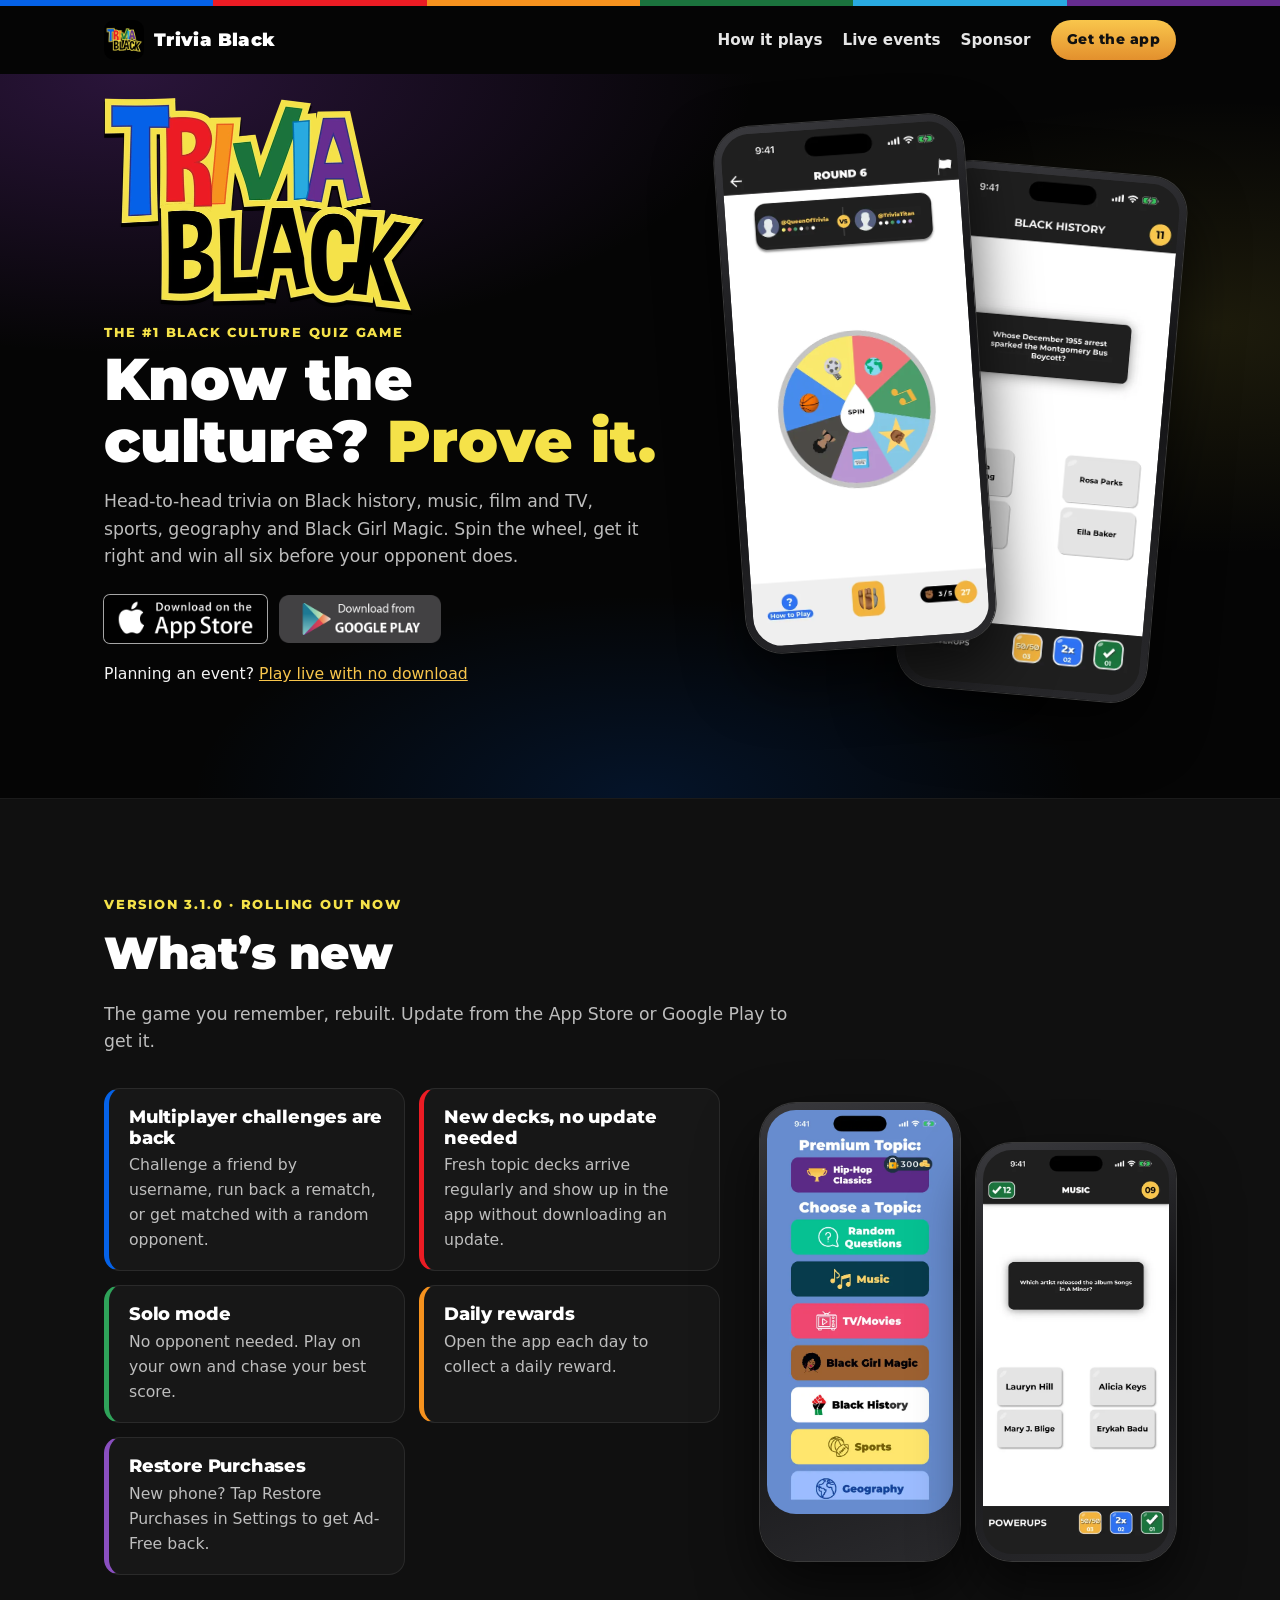
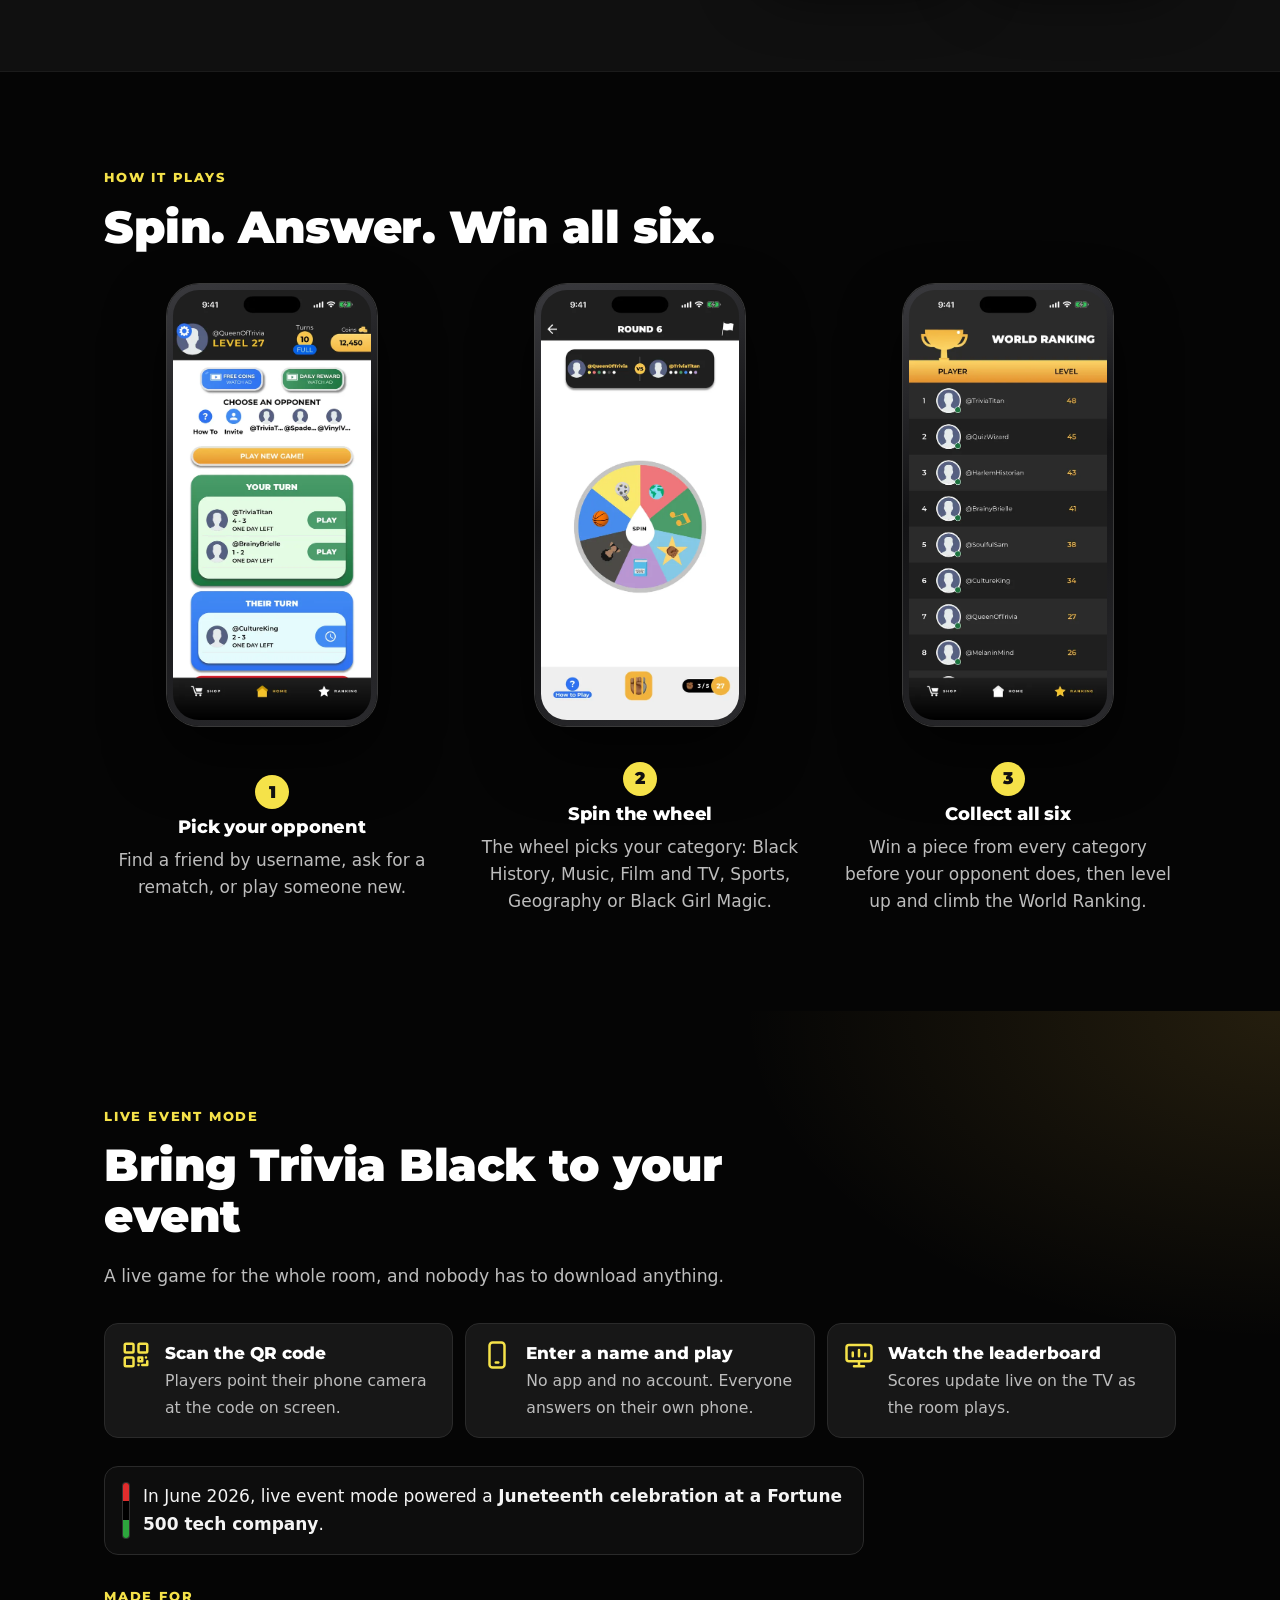
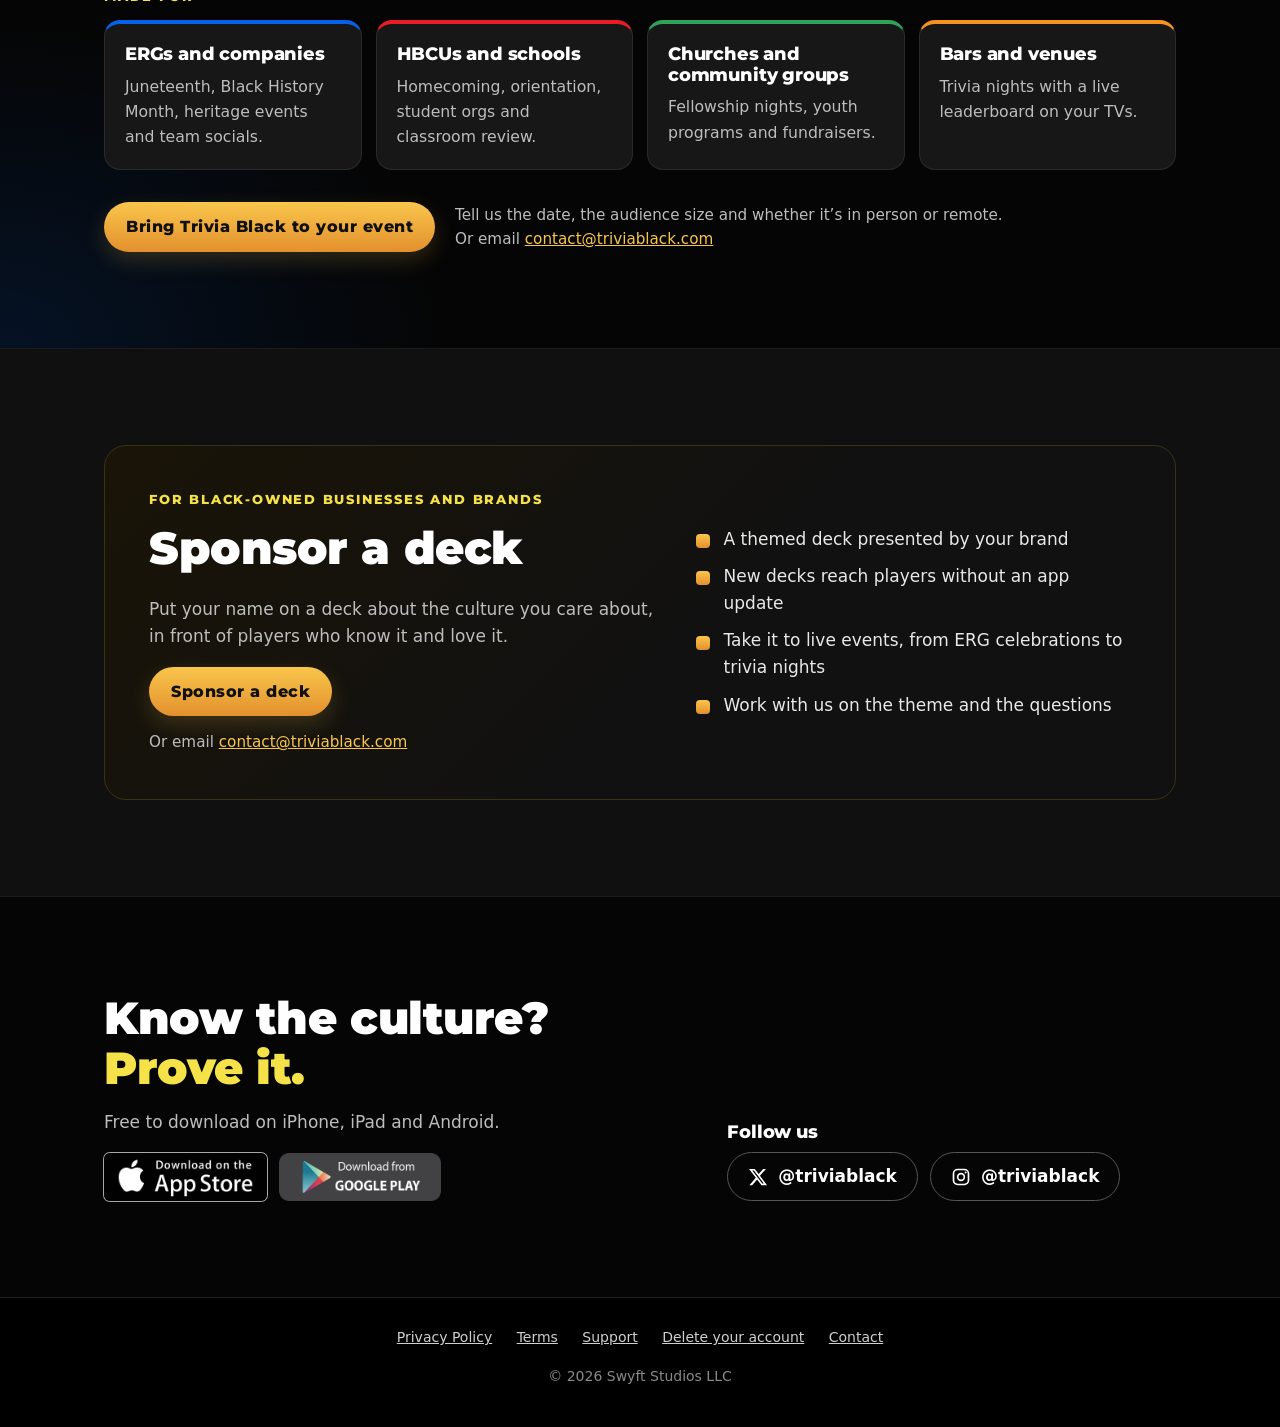
<file: index.html>
<!DOCTYPE html>
<html lang="en">
<head>
  <meta charset="utf-8">
  <meta name="viewport" content="width=device-width, initial-scale=1">
  <!-- Deep links: a host that answers unknown paths with this page (an SPA-style fallback) sends
       /g/{id}, /u/{name}, /d/{topic}, /i/{code} to the fallback page's query form instead. -->
  <script>(function (l) { var m = /^\/([gudi])\/([^\/?#]+)/i.exec(l.pathname); if (m) l.replace("/" + m[1].toLowerCase() + "/?id=" + m[2]); })(window.location);</script>
  <title>Trivia Black: The #1 Black culture quiz game</title>
  <meta name="description" content="Know the culture? Prove it. Head-to-head trivia on Black history, music, film and TV, sports, geography and Black Girl Magic. Free to download on iPhone and Android, plus live games for your event.">
  <link rel="canonical" href="https://www.triviablack.com/">
  <meta name="theme-color" content="#000000">
  <link rel="icon" type="image/png" sizes="192x192" href="img/tb-icon-192.png">
  <link rel="apple-touch-icon" href="img/apple-touch-icon.png">
  <!-- Apple Smart App Banner -->
  <meta name="apple-itunes-app" content="app-id=1476178356">
  <!-- Social cards -->
  <meta property="og:site_name" content="Trivia Black">
  <meta property="og:type" content="website">
  <meta property="og:url" content="https://www.triviablack.com/">
  <meta property="og:title" content="Trivia Black: Know the culture? Prove it.">
  <meta property="og:description" content="The #1 Black culture quiz game. Challenge friends, play solo, or bring a live game to your event.">
  <meta property="og:image" content="https://www.triviablack.com/img/og-trivia-black.jpg">
  <meta property="og:image:width" content="1024">
  <meta property="og:image:height" content="500">
  <meta property="og:image:alt" content="Trivia Black logo, the words Know the culture? Prove it. and the game's category wheel">
  <meta name="twitter:card" content="summary_large_image">
  <meta name="twitter:site" content="@triviablack">
  <meta name="twitter:title" content="Trivia Black: Know the culture? Prove it.">
  <meta name="twitter:description" content="The #1 Black culture quiz game. Challenge friends, play solo, or bring a live game to your event.">
  <meta name="twitter:image" content="https://www.triviablack.com/img/og-trivia-black.jpg">
  <link rel="preconnect" href="https://fonts.googleapis.com">
  <link rel="preconnect" href="https://fonts.gstatic.com" crossorigin>
  <link href="https://fonts.googleapis.com/css2?family=Montserrat:wght@700;800;900&amp;display=swap" rel="stylesheet">
  <link rel="stylesheet" href="css/legal.css">
  <link rel="stylesheet" href="css/site.css?v=1">
</head>
<body class="site">
  <a class="skip" href="#main">Skip to content</a>
  <div class="rainbow" aria-hidden="true"></div>

  <header class="site-header">
    <div class="wrap">
      <a class="brand" href="./"><img src="img/tb-icon-192.png" alt="" width="40" height="40"><span>Trivia Black</span></a>
      <nav class="site-nav" aria-label="Main">
        <a class="nav-link" href="#how">How it plays</a>
        <a class="nav-link" href="#events">Live events</a>
        <a class="nav-link" href="#sponsor">Sponsor</a>
        <a class="btn-gold btn-sm" href="#get-the-app">Get the app</a>
      </nav>
    </div>
  </header>

  <main id="main">
    <section class="hero" aria-labelledby="hero-title">
      <div class="wrap hero-grid">
        <div>
          <h1 id="hero-title"><img src="img/tb-wordmark.webp" alt="Trivia Black" width="640" height="433" fetchpriority="high"></h1>
          <p class="eyebrow">The #1 Black culture quiz game</p>
          <p class="tagline">Know the culture? <em>Prove it.</em></p>
          <p class="lede">Head-to-head trivia on Black history, music, film and TV, sports, geography and Black Girl Magic. Spin the wheel, get it right and win all six before your opponent does.</p>
          <div class="stores">
            <a class="apple" href="https://apps.apple.com/us/app/trivia-black/id1476178356"><img src="images/app-store-black-on-color@2x-vUVAkYHUgzYCyeyfUGm8cda3C.png" alt="Download on the App Store" width="163" height="48"></a>
            <a href="https://play.google.com/store/apps/details?id=com.swyftstudios.trivia_black"><img src="images/googleplay-btn.png" alt="Get it on Google Play" width="163" height="48"></a>
          </div>
          <p class="hero-more">Planning an event? <a href="#events">Play live with no download</a></p>
        </div>
        <div class="hero-phones">
          <div class="phone"><img src="img/screens/wheel.webp" alt="Trivia Black game screen: two players face off and the category wheel is ready to spin" width="540" height="1173" fetchpriority="high"></div>
          <div class="phone"><img src="img/screens/question.webp" alt="A Black History question: whose December 1955 arrest sparked the Montgomery Bus Boycott, with four answer choices" width="540" height="1173" loading="lazy"></div>
        </div>
      </div>
    </section>

    <section class="section section-alt" id="whats-new" aria-labelledby="new-title">
      <div class="wrap">
        <div class="section-head">
          <p class="eyebrow">Version 3.1.0 &middot; rolling out now</p>
          <h2 id="new-title">What&rsquo;s new</h2>
          <p class="lede">The game you remember, rebuilt. Update from the App Store or Google Play to get it.</p>
        </div>
        <div class="new-grid">
          <ul class="features">
            <li class="feature a-blue">
              <h3>Multiplayer challenges are back</h3>
              <p>Challenge a friend by username, run back a rematch, or get matched with a random opponent.</p>
            </li>
            <li class="feature a-red">
              <h3>New decks, no update needed</h3>
              <p>Fresh topic decks arrive regularly and show up in the app without downloading an update.</p>
            </li>
            <li class="feature a-green">
              <h3>Solo mode</h3>
              <p>No opponent needed. Play on your own and chase your best score.</p>
            </li>
            <li class="feature a-orange">
              <h3>Daily rewards</h3>
              <p>Open the app each day to collect a daily reward.</p>
            </li>
            <li class="feature a-purple">
              <h3>Restore Purchases</h3>
              <p>New phone? Tap Restore Purchases in Settings to get Ad-Free back.</p>
            </li>
          </ul>
          <div class="new-phones">
            <div class="phone"><img src="img/screens/topics.webp" alt="Topic picker with a premium Hip-Hop Classics deck and topics including Music, TV/Movies, Black Girl Magic, Black History, Sports and Geography" width="540" height="1173" loading="lazy"></div>
            <div class="phone"><img src="img/screens/solo.webp" alt="Solo mode question about music: which artist released the album Songs in A Minor" width="540" height="1173" loading="lazy"></div>
          </div>
        </div>
      </div>
    </section>

    <section class="section" id="how" aria-labelledby="how-title">
      <div class="wrap">
        <div class="section-head">
          <p class="eyebrow">How it plays</p>
          <h2 id="how-title">Spin. Answer. Win all six.</h2>
        </div>
        <ol class="steps">
          <li class="step">
            <div class="phone"><img src="img/screens/home.webp" alt="Home screen with games where it is your turn and games waiting on your opponent" width="540" height="1173" loading="lazy"></div>
            <div>
              <span class="step-num" aria-hidden="true">1</span>
              <h3>Pick your opponent</h3>
              <p>Find a friend by username, ask for a rematch, or play someone new.</p>
            </div>
          </li>
          <li class="step">
            <div class="phone"><img src="img/screens/wheel.webp" alt="The category wheel, with segments for film, geography, music, Black History, sports and more" width="540" height="1173" loading="lazy"></div>
            <div>
              <span class="step-num" aria-hidden="true">2</span>
              <h3>Spin the wheel</h3>
              <p>The wheel picks your category: Black History, Music, Film and TV, Sports, Geography or Black Girl Magic.</p>
            </div>
          </li>
          <li class="step">
            <div class="phone"><img src="img/screens/ranking.webp" alt="World Ranking leaderboard listing players by level" width="540" height="1173" loading="lazy"></div>
            <div>
              <span class="step-num" aria-hidden="true">3</span>
              <h3>Collect all six</h3>
              <p>Win a piece from every category before your opponent does, then level up and climb the World Ranking.</p>
            </div>
          </li>
        </ol>
      </div>
    </section>

    <section class="section events" id="events" aria-labelledby="events-title">
      <div class="wrap">
        <div class="section-head">
          <p class="eyebrow">Live event mode</p>
          <h2 id="events-title">Bring Trivia Black to your event</h2>
          <p class="lede">A live game for the whole room, and nobody has to download anything.</p>
        </div>
        <ol class="live-steps">
          <li>
            <svg viewBox="0 0 24 24" aria-hidden="true"><rect x="3" y="3" width="7" height="7" rx="1"/><rect x="14" y="3" width="7" height="7" rx="1"/><rect x="3" y="14" width="7" height="7" rx="1"/><path d="M14 14h3v3h-3zM20 14v.01M14 20h.01M17 20h4v-3"/></svg>
            <div><strong>Scan the QR code</strong><span>Players point their phone camera at the code on screen.</span></div>
          </li>
          <li>
            <svg viewBox="0 0 24 24" aria-hidden="true"><rect x="6" y="2" width="12" height="20" rx="2.5"/><path d="M11 18h2"/></svg>
            <div><strong>Enter a name and play</strong><span>No app and no account. Everyone answers on their own phone.</span></div>
          </li>
          <li>
            <svg viewBox="0 0 24 24" aria-hidden="true"><rect x="2" y="4" width="20" height="13" rx="2"/><path d="M8 21h8M12 17v4M7 13V10M12 13V8M17 13v-2"/></svg>
            <div><strong>Watch the leaderboard</strong><span>Scores update live on the TV as the room plays.</span></div>
          </li>
        </ol>
        <div class="proof">
          <p>In June 2026, live event mode powered a <strong>Juneteenth celebration at a Fortune 500 tech company</strong>.</p>
        </div>
        <p class="eyebrow">Made for</p>
        <ul class="audiences">
          <li class="audience a-blue"><h3>ERGs and companies</h3><p>Juneteenth, Black History Month, heritage events and team socials.</p></li>
          <li class="audience a-red"><h3>HBCUs and schools</h3><p>Homecoming, orientation, student orgs and classroom review.</p></li>
          <li class="audience a-green"><h3>Churches and community groups</h3><p>Fellowship nights, youth programs and fundraisers.</p></li>
          <li class="audience a-orange"><h3>Bars and venues</h3><p>Trivia nights with a live leaderboard on your TVs.</p></li>
        </ul>
        <div class="cta-row">
          <a class="btn-gold" href="partners/?interest=host-event#contact">Bring Trivia Black to your event</a>
          <p class="muted">Tell us the date, the audience size and whether it&rsquo;s in person or remote.<br>Or email <a class="break" href="mailto:contact@triviablack.com?subject=Event%20inquiry&amp;body=Hi%20Trivia%20Black%20team%2C%0A%0AWe%27d%20like%20to%20bring%20a%20live%20Trivia%20Black%20game%20to%20our%20event.%0A%0AEvent%20date%3A%20%0AAudience%20size%3A%20%0AIn%20person%20or%20remote%3A%20%0AOrganization%3A%20%0A">contact@triviablack.com</a></p>
        </div>
      </div>
    </section>

    <section class="section section-alt" id="sponsor" aria-labelledby="sponsor-title">
      <div class="wrap">
        <div class="sponsor-card">
          <div>
            <p class="eyebrow">For Black-owned businesses and brands</p>
            <h2 id="sponsor-title">Sponsor a deck</h2>
            <p class="muted">Put your name on a deck about the culture you care about, in front of players who know it and love it.</p>
            <a class="btn-gold" href="partners/?interest=sponsor-deck#contact">Sponsor a deck</a>
            <p class="muted" style="margin:14px 0 0;font-size:.95rem">Or email <a class="break" href="mailto:contact@triviablack.com?subject=Sponsorship&amp;body=Hi%20Trivia%20Black%20team%2C%0A%0AWe%27d%20like%20to%20talk%20about%20sponsoring%20a%20deck.%0A%0ABrand%3A%20%0AWebsite%3A%20%0ADeck%20idea%20or%20theme%3A%20%0ATiming%3A%20%0A">contact@triviablack.com</a></p>
          </div>
          <ul>
            <li>A themed deck presented by your brand</li>
            <li>New decks reach players without an app update</li>
            <li>Take it to live events, from ERG celebrations to trivia nights</li>
            <li>Work with us on the theme and the questions</li>
          </ul>
        </div>
      </div>
    </section>

    <section class="section" id="get-the-app" aria-labelledby="closing-title">
      <div class="wrap closing">
        <div>
          <h2 id="closing-title" class="tagline">Know the culture? <em>Prove it.</em></h2>
          <p class="muted">Free to download on iPhone, iPad and Android.</p>
          <div class="stores">
            <a class="apple" href="https://apps.apple.com/us/app/trivia-black/id1476178356"><img src="images/app-store-black-on-color@2x-vUVAkYHUgzYCyeyfUGm8cda3C.png" alt="Download on the App Store" width="163" height="48" loading="lazy"></a>
            <a href="https://play.google.com/store/apps/details?id=com.swyftstudios.trivia_black"><img src="images/googleplay-btn.png" alt="Get it on Google Play" width="163" height="48" loading="lazy"></a>
          </div>
        </div>
        <div id="follow">
          <h3>Follow us</h3>
          <div class="socials">
            <a class="btn-line" href="https://x.com/triviablack"><svg viewBox="0 0 24 24" aria-hidden="true"><path d="M18.244 2.25h3.308l-7.227 8.26 8.502 11.24H16.17l-5.214-6.817L4.99 21.75H1.68l7.73-8.835L1.254 2.25H8.08l4.713 6.231zm-1.161 17.52h1.833L7.084 4.126H5.117z"/></svg><span>@triviablack<span class="visually-hidden"> on X</span></span></a>
            <a class="btn-line" href="https://www.instagram.com/triviablack/"><svg class="stroke" viewBox="0 0 24 24" aria-hidden="true"><rect x="3" y="3" width="18" height="18" rx="5"/><circle cx="12" cy="12" r="4"/><circle class="dot" cx="17.5" cy="6.5" r="1.2"/></svg><span>@triviablack<span class="visually-hidden"> on Instagram</span></span></a>
          </div>
        </div>
      </div>
    </section>
  </main>

  <footer class="legal-footer">
    <a href="privacy_policy.html">Privacy Policy</a>
    <a href="terms_and_conditions.html">Terms</a>
    <a href="support.html">Support</a>
    <a href="account-deletion.html">Delete your account</a>
    <a href="mailto:contact@triviablack.com">Contact</a>
    <div style="margin-top:10px">&copy; 2026 Swyft Studios LLC</div>
  </footer>

  <!-- Google Analytics 4: "TriviaBlack - GA4" web stream (property 361284489, account TriviaBlack) -->
  <script async src="https://www.googletagmanager.com/gtag/js?id=G-90Z887JE4H"></script>
  <script>
    window.dataLayer = window.dataLayer || [];
    function gtag() { dataLayer.push(arguments); }
    gtag('js', new Date());
    gtag('config', 'G-90Z887JE4H');
  </script>

  <!-- Microsoft Clarity: "Trivia Black Site" project (heatmaps + session replays; typed text is masked) -->
  <script>
    (function (c, l, a, r, i, t, y) {
      c[a] = c[a] || function () { (c[a].q = c[a].q || []).push(arguments); };
      t = l.createElement(r); t.async = 1; t.src = "https://www.clarity.ms/tag/" + i;
      y = l.getElementsByTagName(r)[0]; y.parentNode.insertBefore(t, y);
    })(window, document, "clarity", "script", "yziiglsvoy");
  </script>
</body>
</html>
</file>
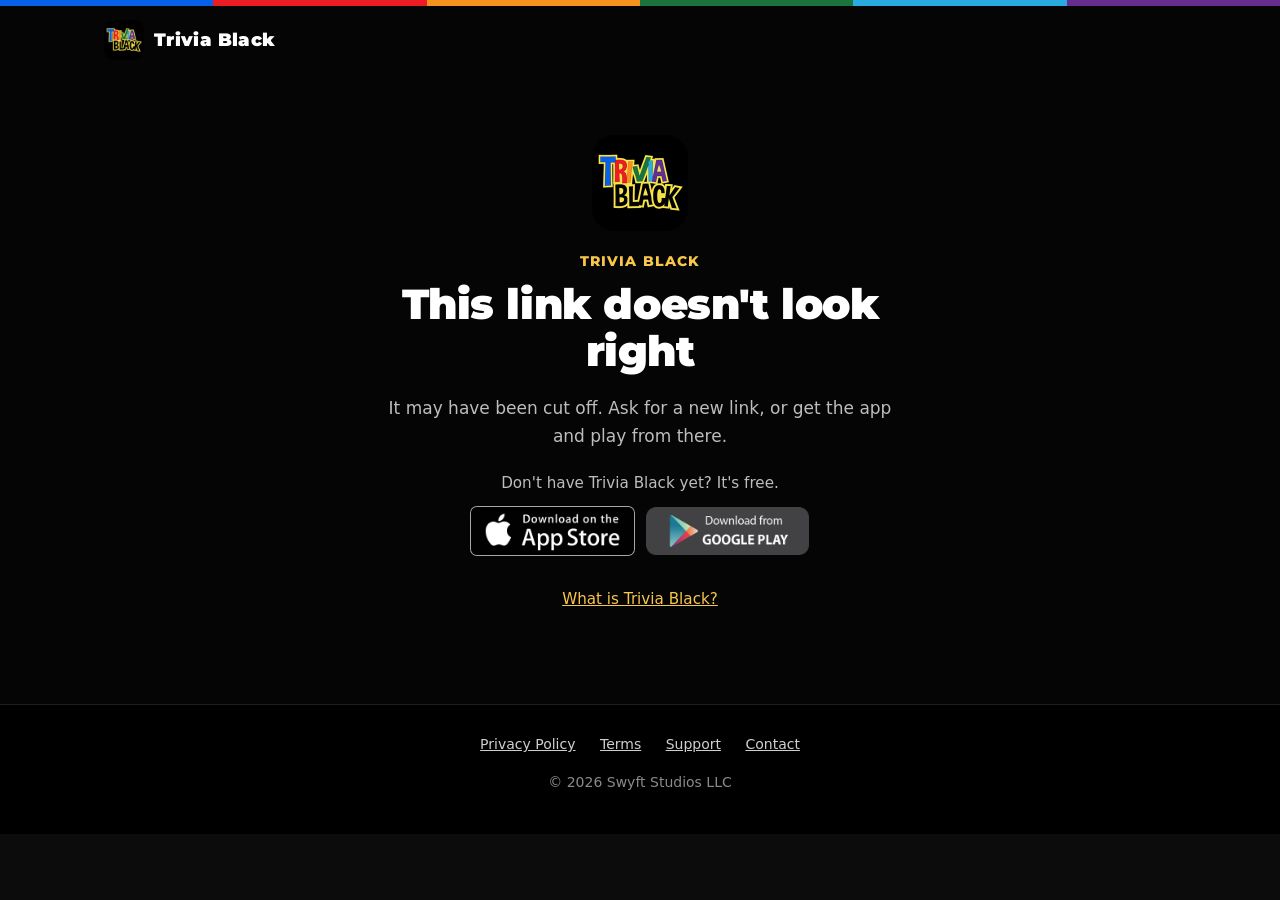
<file: d/index.html>
<!DOCTYPE html>
<html lang="en">
<head>
  <meta charset="utf-8">
  <meta name="viewport" content="width=device-width, initial-scale=1">
  <!-- Deep-link fallback (/g/ /u/ /d/ /i/): the app opens these links itself when it's installed.
       Identical copies live at 404.html and {g,u,d,i}/index.html; js/applink.js fills in the copy. -->
  <title>Open in Trivia Black</title>
  <meta name="description" content="Open this link in Trivia Black, the #1 Black culture quiz game. Free on iPhone and Android.">
  <meta name="robots" content="noindex">
  <meta name="theme-color" content="#000000">
  <link rel="icon" type="image/png" sizes="192x192" href="/img/tb-icon-192.png">
  <link rel="apple-touch-icon" href="/img/apple-touch-icon.png">
  <meta name="apple-itunes-app" content="app-id=1476178356">
  <meta property="og:site_name" content="Trivia Black">
  <meta property="og:type" content="website">
  <meta property="og:title" content="Play me in Trivia Black">
  <meta property="og:description" content="Know the culture? Prove it. Head-to-head trivia on Black history, music, film and TV, sports and more.">
  <meta property="og:image" content="https://www.triviablack.com/img/og-trivia-black.jpg">
  <meta name="twitter:card" content="summary_large_image">
  <link rel="preconnect" href="https://fonts.googleapis.com">
  <link rel="preconnect" href="https://fonts.gstatic.com" crossorigin>
  <link href="https://fonts.googleapis.com/css2?family=Montserrat:wght@700;800;900&amp;display=swap" rel="stylesheet">
  <link rel="stylesheet" href="/css/legal.css">
  <link rel="stylesheet" href="/css/site.css?v=1">
  <style>
    .dl { min-height: 70vh; display: flex; align-items: center; padding: 48px 0 64px; text-align: center; }
    .dl .wrap { max-width: 560px; }
    .dl-icon { width: 96px; height: 96px; border-radius: 22px; margin: 0 auto 20px; }
    .dl h1 { font-size: clamp(1.9rem, 7vw, 2.6rem); font-weight: 900; }
    .dl .eyebrow { color: var(--gold); font-family: var(--display); font-weight: 800; letter-spacing: .08em; text-transform: uppercase; font-size: .85rem; margin-bottom: .6em; }
    .dl .lede { color: var(--muted); }
    .dl .btn-gold { display: inline-flex; justify-content: center; align-items: center; min-height: 52px; min-width: 240px; font-size: 1.1rem; margin: 8px 0 28px; }
    .dl .stores { justify-content: center; }
    .dl-get { border-radius: 14px; padding: 4px; transition: box-shadow .3s ease; }
    .dl-get.dl-nudge { box-shadow: 0 0 0 3px var(--gold); }
    .dl-get p { margin: 0 0 12px; color: var(--muted); font-size: .95rem; }
    .dl-home { margin-top: 28px; font-size: .95rem; }
  </style>
</head>
<body class="site">
  <div class="rainbow" aria-hidden="true"></div>
  <header class="site-header">
    <div class="wrap">
      <a class="brand" href="/"><img src="/img/tb-icon-192.png" alt="" width="40" height="40"><span>Trivia Black</span></a>
    </div>
  </header>

  <main id="main" class="dl">
    <div class="wrap">
      <img class="dl-icon" src="/img/tb-icon-192.png" alt="" width="96" height="96">
      <p class="eyebrow" id="dl-eyebrow">Trivia Black</p>
      <h1 id="dl-title">Open in Trivia Black</h1>
      <p class="lede" id="dl-lede">Open this link in the Trivia Black app. New here? Get the free app first.</p>
      <a class="btn-gold" id="dl-open" href="/" hidden>Open in app</a>
      <div class="dl-get" id="dl-get">
        <p>Don't have Trivia Black yet? It's free.</p>
        <div class="stores">
          <a class="apple" id="dl-apple" href="https://apps.apple.com/us/app/trivia-black/id1476178356"><img src="/images/app-store-black-on-color@2x-vUVAkYHUgzYCyeyfUGm8cda3C.png" alt="Download on the App Store" width="163" height="48"></a>
          <a id="dl-play" href="https://play.google.com/store/apps/details?id=com.swyftstudios.trivia_black"><img src="/images/googleplay-btn.png" alt="Get it on Google Play" width="163" height="48"></a>
        </div>
      </div>
      <p class="dl-home"><a href="/">What is Trivia Black?</a></p>
    </div>
  </main>

  <footer class="legal-footer">
    <a href="/privacy_policy.html">Privacy Policy</a>
    <a href="/terms_and_conditions.html">Terms</a>
    <a href="/support.html">Support</a>
    <a href="mailto:contact@triviablack.com">Contact</a>
    <div style="margin-top:10px">&copy; 2026 Swyft Studios LLC</div>
  </footer>

  <script src="/js/applink.js"></script>
  <!-- Google Analytics 4: "TriviaBlack - GA4" web stream (same tag as index.html) -->
  <script async src="https://www.googletagmanager.com/gtag/js?id=G-90Z887JE4H"></script>
  <script>
    window.dataLayer = window.dataLayer || [];
    function gtag(){dataLayer.push(arguments);}
    gtag('js', new Date());
    gtag('config', 'G-90Z887JE4H');
  </script>

  <!-- Microsoft Clarity: "Trivia Black Site" project (heatmaps + session replays; typed text is masked) -->
  <script>
    (function (c, l, a, r, i, t, y) {
      c[a] = c[a] || function () { (c[a].q = c[a].q || []).push(arguments); };
      t = l.createElement(r); t.async = 1; t.src = "https://www.clarity.ms/tag/" + i;
      y = l.getElementsByTagName(r)[0]; y.parentNode.insertBefore(t, y);
    })(window, document, "clarity", "script", "yziiglsvoy");
  </script>
</body>
</html>
</file>
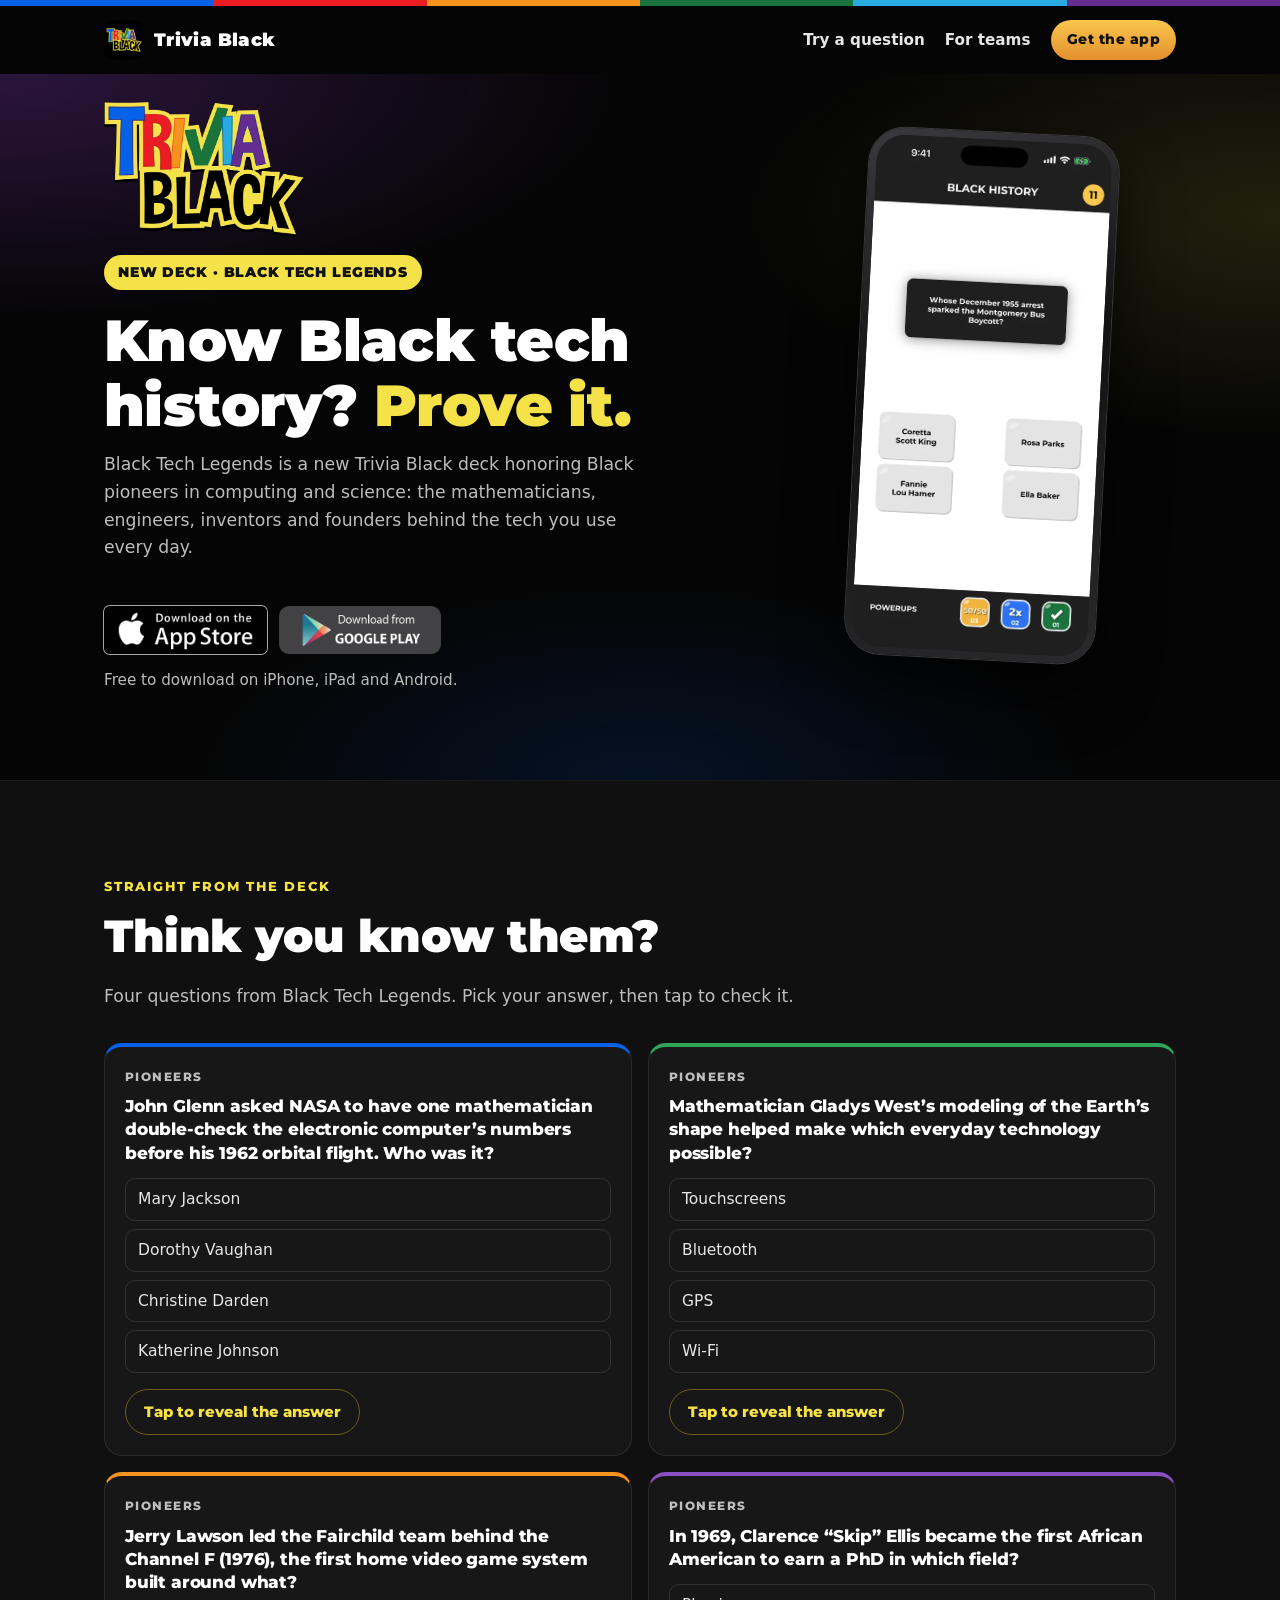
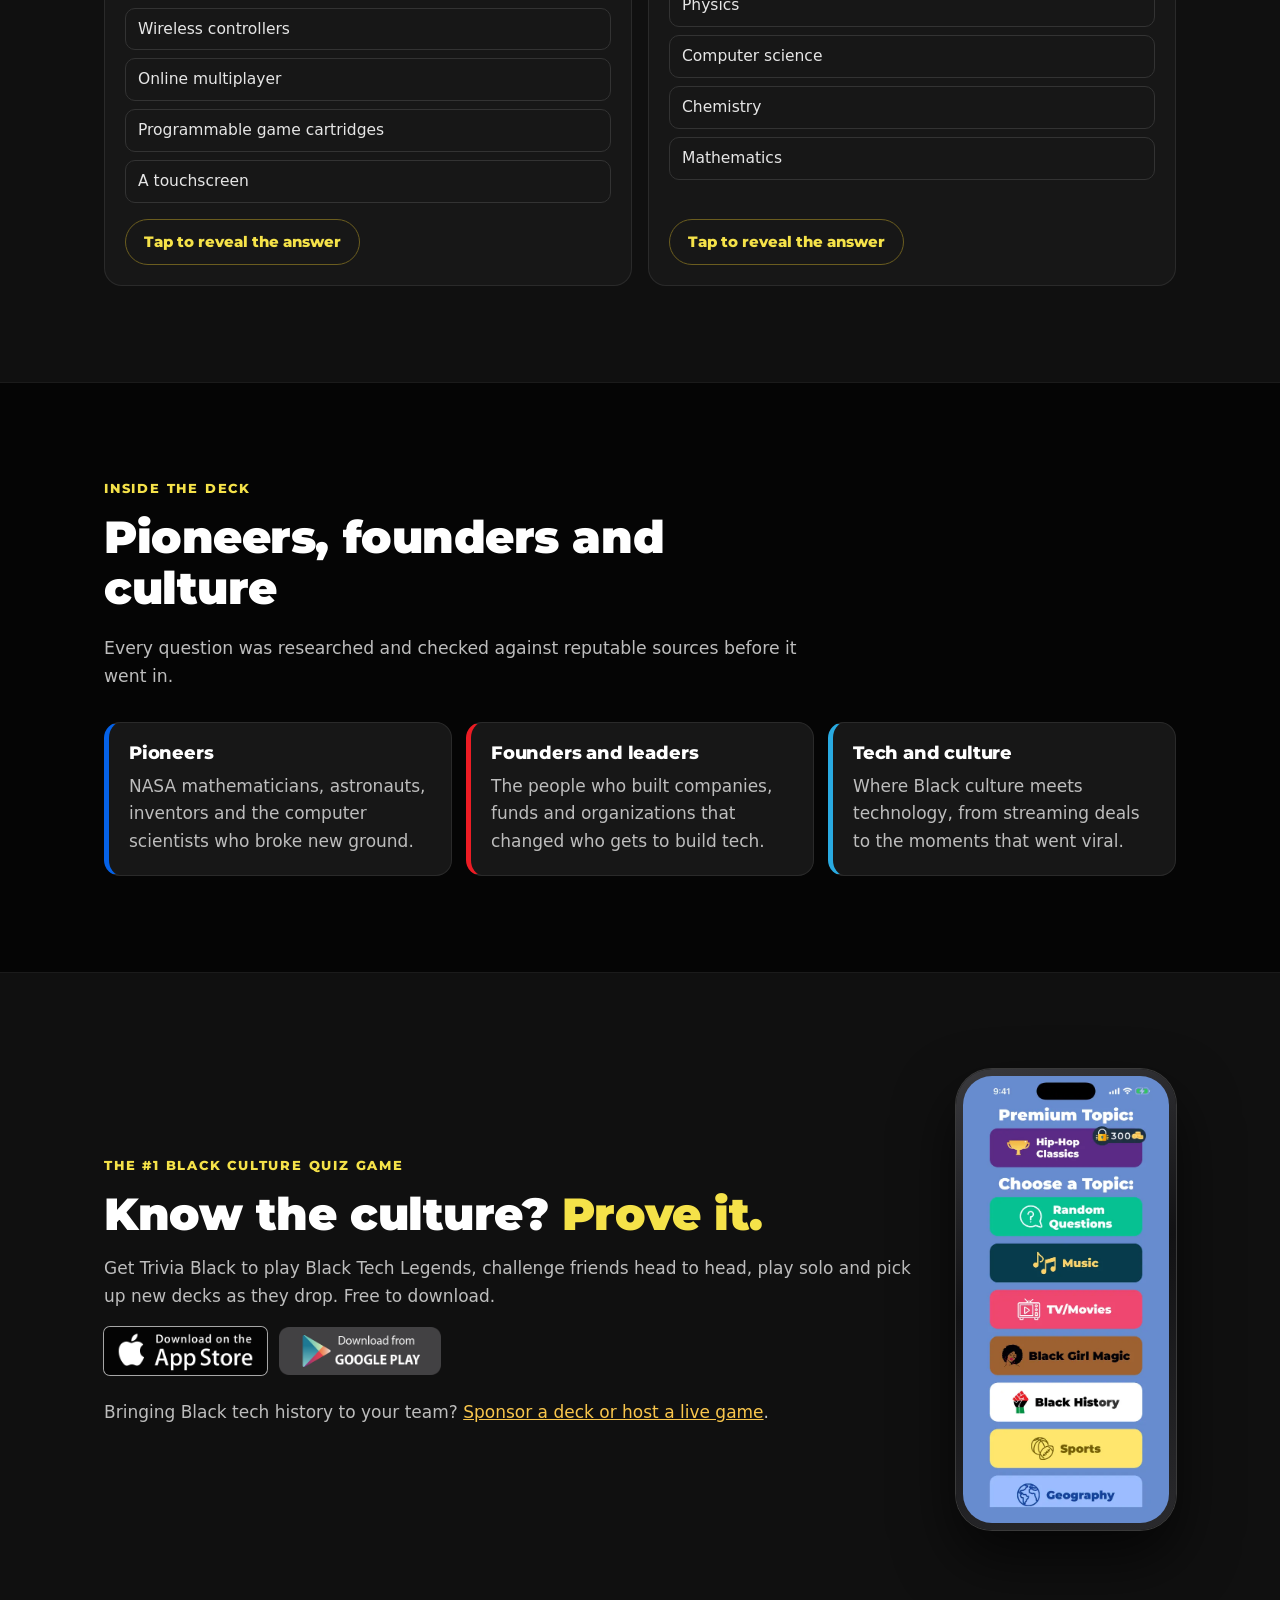
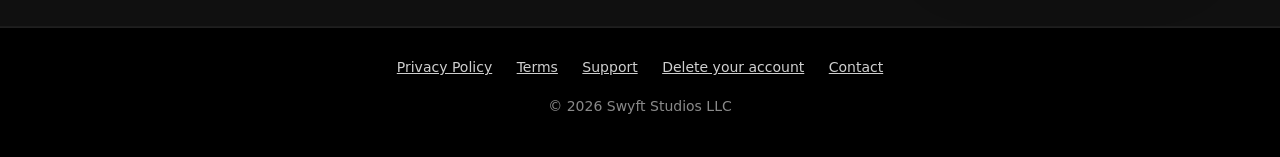
<file: legends/index.html>
<!DOCTYPE html>
<html lang="en">
<head>
  <meta charset="utf-8">
  <meta name="viewport" content="width=device-width, initial-scale=1">
  <title>Black Tech Legends: a Trivia Black deck on Black tech history</title>
  <meta name="description" content="Know Black tech history? Prove it. Black Tech Legends is a new Trivia Black deck honoring Black pioneers in computing and science. Free on iPhone and Android.">
  <link rel="canonical" href="https://www.triviablack.com/legends/">
  <meta name="theme-color" content="#000000">
  <link rel="icon" type="image/png" sizes="192x192" href="/img/tb-icon-192.png">
  <link rel="apple-touch-icon" href="/img/apple-touch-icon.png">
  <!-- Apple Smart App Banner, credited to this page in App Store Connect (campaign "legends-banner") -->
  <meta name="apple-itunes-app" content="app-id=1476178356, affiliate-data=pt=118186768&amp;ct=legends-banner">
  <meta property="og:site_name" content="Trivia Black">
  <meta property="og:type" content="website">
  <meta property="og:url" content="https://www.triviablack.com/legends/">
  <meta property="og:title" content="Black Tech Legends: know Black tech history? Prove it.">
  <meta property="og:description" content="A new Trivia Black deck honoring Black pioneers in computing and science.">
  <meta property="og:image" content="https://www.triviablack.com/img/og-trivia-black.jpg">
  <meta property="og:image:width" content="1024">
  <meta property="og:image:height" content="500">
  <meta property="og:image:alt" content="Trivia Black logo, the words Know the culture? Prove it. and the game's category wheel">
  <meta name="twitter:card" content="summary_large_image">
  <meta name="twitter:site" content="@triviablack">
  <meta name="twitter:title" content="Black Tech Legends: know Black tech history? Prove it.">
  <meta name="twitter:description" content="A new Trivia Black deck honoring Black pioneers in computing and science.">
  <meta name="twitter:image" content="https://www.triviablack.com/img/og-trivia-black.jpg">
  <link rel="preconnect" href="https://fonts.googleapis.com">
  <link rel="preconnect" href="https://fonts.gstatic.com" crossorigin>
  <link href="https://fonts.googleapis.com/css2?family=Montserrat:wght@700;800;900&amp;display=swap" rel="stylesheet">
  <link rel="stylesheet" href="/css/legal.css">
  <link rel="stylesheet" href="/css/site.css?v=1">
  <link rel="stylesheet" href="/css/campaign.css?v=1">
</head>
<body class="site">
  <a class="skip" href="#main">Skip to content</a>
  <div class="rainbow" aria-hidden="true"></div>

  <header class="site-header">
    <div class="wrap">
      <a class="brand" href="/"><img src="/img/tb-icon-192.png" alt="" width="40" height="40"><span>Trivia Black</span></a>
      <nav class="site-nav" aria-label="Main">
        <a class="nav-link" href="#questions">Try a question</a>
        <a class="nav-link" href="/partners/">For teams</a>
        <a class="btn-gold btn-sm" href="#get-the-app">Get the app</a>
      </nav>
    </div>
  </header>

  <main id="main">
    <section class="cmp-hero" aria-labelledby="hero-title">
      <div class="wrap cmp-hero-grid">
        <div>
          <img class="wordmark" src="/img/tb-wordmark.webp" alt="Trivia Black" width="640" height="433" fetchpriority="high">
          <p class="cmp-pill" data-variant="default">New deck &middot; Black Tech Legends</p>
          <p class="cmp-pill" data-variant="houston" hidden>In Houston this week?</p>
          <h1 id="hero-title">Know Black tech history? <em>Prove it.</em></h1>
          <p class="lede" data-variant="default">Black Tech Legends is a new Trivia Black deck honoring Black pioneers in computing and science: the mathematicians, engineers, inventors and founders behind the tech you use every day.</p>
          <p class="lede" data-variant="houston" hidden>Take on Black Tech Legends, a new Trivia Black deck honoring Black pioneers in computing and science. Play a round on your phone wherever the week takes you.</p>
          <div class="cmp-actions">
            <a class="btn-gold" id="web-game" href="#" hidden>Play in your browser</a>
          </div>
          <div class="stores">
            <a class="apple js-store-apple" href="https://apps.apple.com/us/app/trivia-black/id1476178356?pt=118186768&amp;ct=legends-direct&amp;mt=8"><img src="/images/app-store-black-on-color@2x-vUVAkYHUgzYCyeyfUGm8cda3C.png" alt="Download on the App Store" width="163" height="48"></a>
            <a class="js-store-play" href="https://play.google.com/store/apps/details?id=com.swyftstudios.trivia_black&amp;referrer=utm_source%3Dtriviablack.com%26utm_medium%3Dreferral%26utm_campaign%3Dlegends-direct"><img src="/images/googleplay-btn.png" alt="Get it on Google Play" width="163" height="48"></a>
          </div>
          <p class="cmp-note">Free to download on iPhone, iPad and Android.</p>
        </div>
        <div class="phone"><img src="/img/screens/question.webp" alt="A Trivia Black question screen: whose December 1955 arrest sparked the Montgomery Bus Boycott, with four answer choices" width="540" height="1173" fetchpriority="high"></div>
      </div>
    </section>

    <section class="section section-alt" id="questions" aria-labelledby="questions-title">
      <div class="wrap">
        <div class="section-head">
          <p class="eyebrow">Straight from the deck</p>
          <h2 id="questions-title">Think you know them?</h2>
          <p class="lede">Four questions from Black Tech Legends. Pick your answer, then tap to check it.</p>
        </div>
        <ol class="teasers">
          <li class="teaser a-blue">
            <p class="kicker">Pioneers</p>
            <h3>John Glenn asked NASA to have one mathematician double-check the electronic computer&rsquo;s numbers before his 1962 orbital flight. Who was it?</h3>
            <ul class="options" aria-label="Answer choices">
              <li>Mary Jackson</li><li>Dorothy Vaughan</li><li>Christine Darden</li><li>Katherine Johnson</li>
            </ul>
            <details>
              <summary><span class="show-label">Tap to reveal the answer</span><span class="hide-label">Hide the answer</span></summary>
              <div class="answer">
                <strong>Katherine Johnson</strong>
                <p>NASA&rsquo;s biography says Glenn wanted her to check the computer&rsquo;s orbital numbers by hand before he would fly.</p>
              </div>
            </details>
          </li>
          <li class="teaser a-green">
            <p class="kicker">Pioneers</p>
            <h3>Mathematician Gladys West&rsquo;s modeling of the Earth&rsquo;s shape helped make which everyday technology possible?</h3>
            <ul class="options" aria-label="Answer choices">
              <li>Touchscreens</li><li>Bluetooth</li><li>GPS</li><li>Wi-Fi</li>
            </ul>
            <details>
              <summary><span class="show-label">Tap to reveal the answer</span><span class="hide-label">Hide the answer</span></summary>
              <div class="answer">
                <strong>GPS</strong>
                <p>Her satellite-data model of the Earth&rsquo;s shape underpinned the calculations that made GPS possible and accurate.</p>
              </div>
            </details>
          </li>
          <li class="teaser a-orange">
            <p class="kicker">Pioneers</p>
            <h3>Jerry Lawson led the Fairchild team behind the Channel F (1976), the first home video game system built around what?</h3>
            <ul class="options" aria-label="Answer choices">
              <li>Wireless controllers</li><li>Online multiplayer</li><li>Programmable game cartridges</li><li>A touchscreen</li>
            </ul>
            <details>
              <summary><span class="show-label">Tap to reveal the answer</span><span class="hide-label">Hide the answer</span></summary>
              <div class="answer">
                <strong>Programmable game cartridges</strong>
                <p>Lawson headed engineering at Fairchild, and his team built the first cartridge-based home video game system.</p>
              </div>
            </details>
          </li>
          <li class="teaser a-purple">
            <p class="kicker">Pioneers</p>
            <h3>In 1969, Clarence &ldquo;Skip&rdquo; Ellis became the first African American to earn a PhD in which field?</h3>
            <ul class="options" aria-label="Answer choices">
              <li>Physics</li><li>Computer science</li><li>Chemistry</li><li>Mathematics</li>
            </ul>
            <details>
              <summary><span class="show-label">Tap to reveal the answer</span><span class="hide-label">Hide the answer</span></summary>
              <div class="answer">
                <strong>Computer science</strong>
                <p>He earned it at the University of Illinois, then went on to build early office software at Xerox PARC.</p>
              </div>
            </details>
          </li>
        </ol>
      </div>
    </section>

    <section class="section" aria-labelledby="deck-title">
      <div class="wrap">
        <div class="section-head">
          <p class="eyebrow">Inside the deck</p>
          <h2 id="deck-title">Pioneers, founders and culture</h2>
          <p class="lede">Every question was researched and checked against reputable sources before it went in.</p>
        </div>
        <ul class="deck-cards">
          <li class="a-blue">
            <h3>Pioneers</h3>
            <p>NASA mathematicians, astronauts, inventors and the computer scientists who broke new ground.</p>
          </li>
          <li class="a-red">
            <h3>Founders and leaders</h3>
            <p>The people who built companies, funds and organizations that changed who gets to build tech.</p>
          </li>
          <li class="a-cyan">
            <h3>Tech and culture</h3>
            <p>Where Black culture meets technology, from streaming deals to the moments that went viral.</p>
          </li>
        </ul>
      </div>
    </section>

    <section class="section section-alt" id="get-the-app" aria-labelledby="app-title">
      <div class="wrap cmp-app">
        <div>
          <p class="eyebrow">The #1 Black culture quiz game</p>
          <h2 id="app-title" class="tagline">Know the culture? <em>Prove it.</em></h2>
          <p class="muted">Get Trivia Black to play Black Tech Legends, challenge friends head to head, play solo and pick up new decks as they drop. Free to download.</p>
          <div class="stores">
            <a class="apple js-store-apple" href="https://apps.apple.com/us/app/trivia-black/id1476178356?pt=118186768&amp;ct=legends-direct&amp;mt=8"><img src="/images/app-store-black-on-color@2x-vUVAkYHUgzYCyeyfUGm8cda3C.png" alt="Download on the App Store" width="163" height="48" loading="lazy"></a>
            <a class="js-store-play" href="https://play.google.com/store/apps/details?id=com.swyftstudios.trivia_black&amp;referrer=utm_source%3Dtriviablack.com%26utm_medium%3Dreferral%26utm_campaign%3Dlegends-direct"><img src="/images/googleplay-btn.png" alt="Get it on Google Play" width="163" height="48" loading="lazy"></a>
          </div>
          <p class="muted" style="margin-top:24px">Bringing Black tech history to your team? <a href="/partners/">Sponsor a deck or host a live game</a>.</p>
        </div>
        <div class="phone"><img src="/img/screens/topics.webp" alt="Trivia Black topic picker with decks for Music, TV/Movies, Black Girl Magic, Black History, Sports and Geography" width="540" height="1173" loading="lazy"></div>
      </div>
    </section>
  </main>

  <footer class="legal-footer">
    <a href="/privacy_policy.html">Privacy Policy</a>
    <a href="/terms_and_conditions.html">Terms</a>
    <a href="/support.html">Support</a>
    <a href="/account-deletion.html">Delete your account</a>
    <a href="mailto:contact@triviablack.com">Contact</a>
    <div style="margin-top:10px">&copy; 2026 Swyft Studios LLC</div>
  </footer>

  <!-- Google Analytics 4: "TriviaBlack - GA4" web stream (property 361284489, account TriviaBlack).
       Google Ads click ids (gclid / gbraid / wbraid) stay in the URL for gtag to read: nothing here rewrites it. -->
  <script async src="https://www.googletagmanager.com/gtag/js?id=G-90Z887JE4H"></script>
  <script>
    window.dataLayer = window.dataLayer || [];
    function gtag() { dataLayer.push(arguments); }
    gtag('js', new Date());
    gtag('config', 'G-90Z887JE4H');
  </script>

  <script>
    (function () {
      'use strict';

      // ---- Owner settings ----
      // Browser game link. Leave null to hide the "Play in your browser" button; set an https URL to show it.
      var WEB_GAME_URL = null;   // e.g. 'https://play.triviablack.com/legends' (must be https)
      // App Store Connect provider token (App Analytics > Campaigns > Generate a link, the pt= value).
      var APPLE_PT = '118186768';

      var PAGE = 'legends';
      var CAMPAIGN = 'legends';
      var APP_STORE = 'https://apps.apple.com/us/app/trivia-black/id1476178356';
      var PLAY_STORE = 'https://play.google.com/store/apps/details?id=com.swyftstudios.trivia_black';
      var STORAGE_KEY = 'tb_legends_attr';

      // Ad keyword codes (?src=kw1) and cities (?city=houston). Keep only [a-z0-9-], max 24 chars.
      function clean(value) {
        return String(value == null ? '' : value).toLowerCase().replace(/[^a-z0-9-]/g, '').slice(0, 24);
      }

      var src = '';
      var city = '';
      var paid = false;   // true only for Google Ads clicks: a click id or an ad's ?src= code
      try {
        var params = new URLSearchParams(window.location.search);
        src = clean(params.get('src'));
        city = clean(params.get('city'));
        paid = !!(src || params.get('gclid') || params.get('gbraid') || params.get('wbraid'));
      } catch (e) { src = ''; city = ''; paid = false; }

      // Remember the codes for this tab, so they survive a visit to another page and back.
      try {
        if (src || city || paid) {
          window.sessionStorage.setItem(STORAGE_KEY, JSON.stringify({ src: src, city: city, paid: paid }));
        } else {
          var saved = JSON.parse(window.sessionStorage.getItem(STORAGE_KEY) || 'null');
          if (saved && typeof saved === 'object') { src = clean(saved.src); city = clean(saved.city); paid = saved.paid === true; }
        }
      } catch (e) { /* storage blocked or unreadable: attribution falls back to "direct" */ }

      src = src || 'direct';

      var appleUrl = APP_STORE + '?pt=' + encodeURIComponent(APPLE_PT) +
        '&ct=' + encodeURIComponent(CAMPAIGN + '-' + src) + '&mt=8';
      // Only ad clicks are labelled google / cpc, so direct and organic visits don't inflate paid installs.
      var playUrl = PLAY_STORE + '&referrer=' + encodeURIComponent(
        (paid ? 'utm_source=google&utm_medium=cpc' : 'utm_source=triviablack.com&utm_medium=referral') +
        '&utm_campaign=' + CAMPAIGN + '-' + src);

      var i;
      var appleLinks = document.querySelectorAll('.js-store-apple');
      var playLinks = document.querySelectorAll('.js-store-play');
      for (i = 0; i < appleLinks.length; i++) appleLinks[i].href = appleUrl;
      for (i = 0; i < playLinks.length; i++) playLinks[i].href = playUrl;

      // City copy: ?city=houston swaps the hero lines.
      var variant = city === 'houston' ? 'houston' : 'default';
      var blocks = document.querySelectorAll('[data-variant]');
      for (i = 0; i < blocks.length; i++) blocks[i].hidden = blocks[i].getAttribute('data-variant') !== variant;

      // GA4 event, sent before the browser leaves the page: gtag sends GA4 hits as keepalive/beacon
      // requests, and event_callback holds the navigation until the hit is handed off, with a timer
      // in case gtag.js never loads (blocked) and the callback never runs.
      function trackThenGo(eventName, href, ev, link) {
        var newTab = ev.metaKey || ev.ctrlKey || ev.shiftKey || ev.altKey || link.target === '_blank';
        var gone = false;
        function go() {
          if (gone) return;
          gone = true;
          if (!newTab) window.location.href = href;
        }
        var payload = { page: PAGE, src: src, city: city || 'none' };
        if (!newTab) {
          ev.preventDefault();
          payload.event_callback = go;
          payload.event_timeout = 1000;
          window.setTimeout(go, 1200);
        }
        try {
          if (typeof window.gtag === 'function') window.gtag('event', eventName, payload);
          else go();
        } catch (e) { go(); }
      }

      function bind(links, eventName) {
        for (var j = 0; j < links.length; j++) {
          (function (link) {
            link.addEventListener('click', function (ev) { trackThenGo(eventName, link.href, ev, link); });
          })(links[j]);
        }
      }
      bind(appleLinks, 'click_app_store');
      bind(playLinks, 'click_play_store');

      // Browser game button: hidden until WEB_GAME_URL is an https link.
      var web = document.getElementById('web-game');
      if (web && WEB_GAME_URL && /^https:\/\//i.test(String(WEB_GAME_URL))) {
        web.href = String(WEB_GAME_URL);
        web.hidden = false;
        bind([web], 'start_web_game');
      }

      // Read-only hook for checks in the browser console.
      window.tbLegends = { src: src, city: city, appleUrl: appleUrl, playUrl: playUrl };
    })();
  </script>

  <!-- Microsoft Clarity: "Trivia Black Site" project (heatmaps + session replays; typed text is masked) -->
  <script>
    (function (c, l, a, r, i, t, y) {
      c[a] = c[a] || function () { (c[a].q = c[a].q || []).push(arguments); };
      t = l.createElement(r); t.async = 1; t.src = "https://www.clarity.ms/tag/" + i;
      y = l.getElementsByTagName(r)[0]; y.parentNode.insertBefore(t, y);
    })(window, document, "clarity", "script", "yziiglsvoy");
  </script>
</body>
</html>
</file>
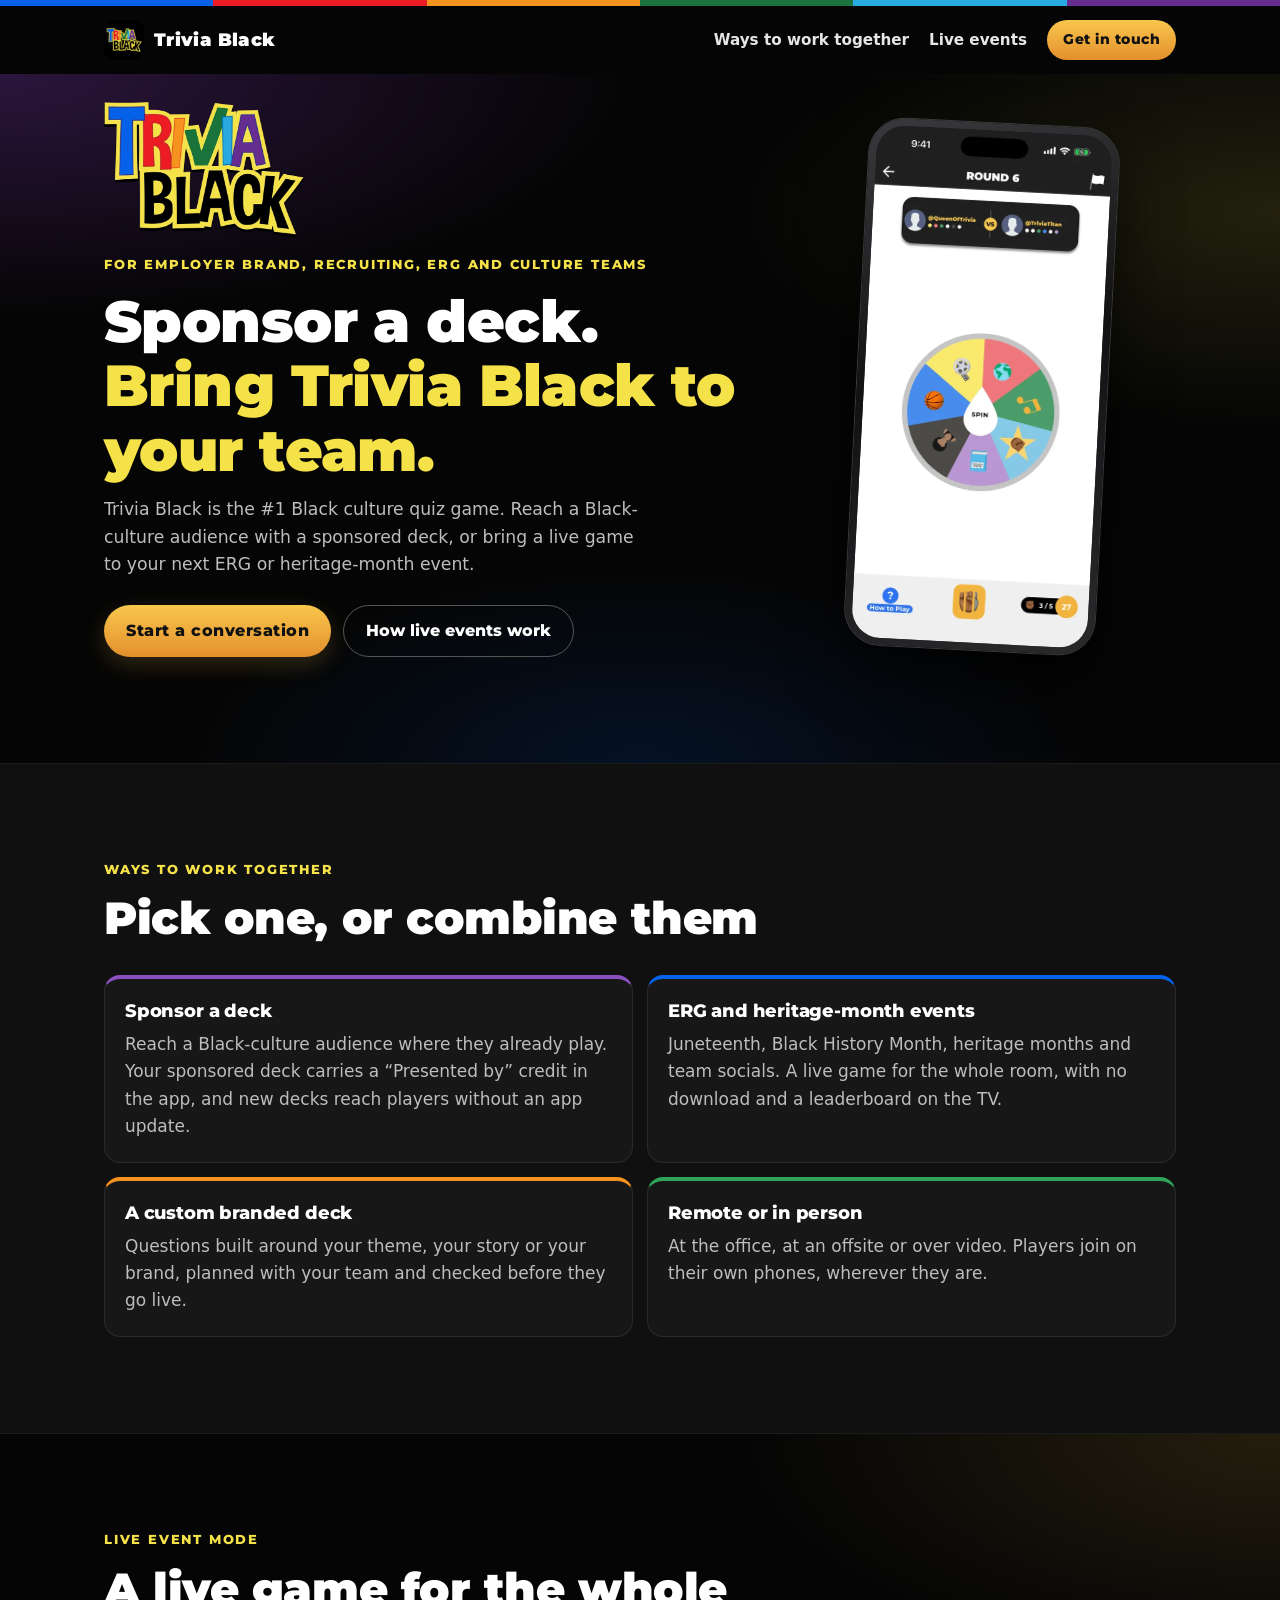
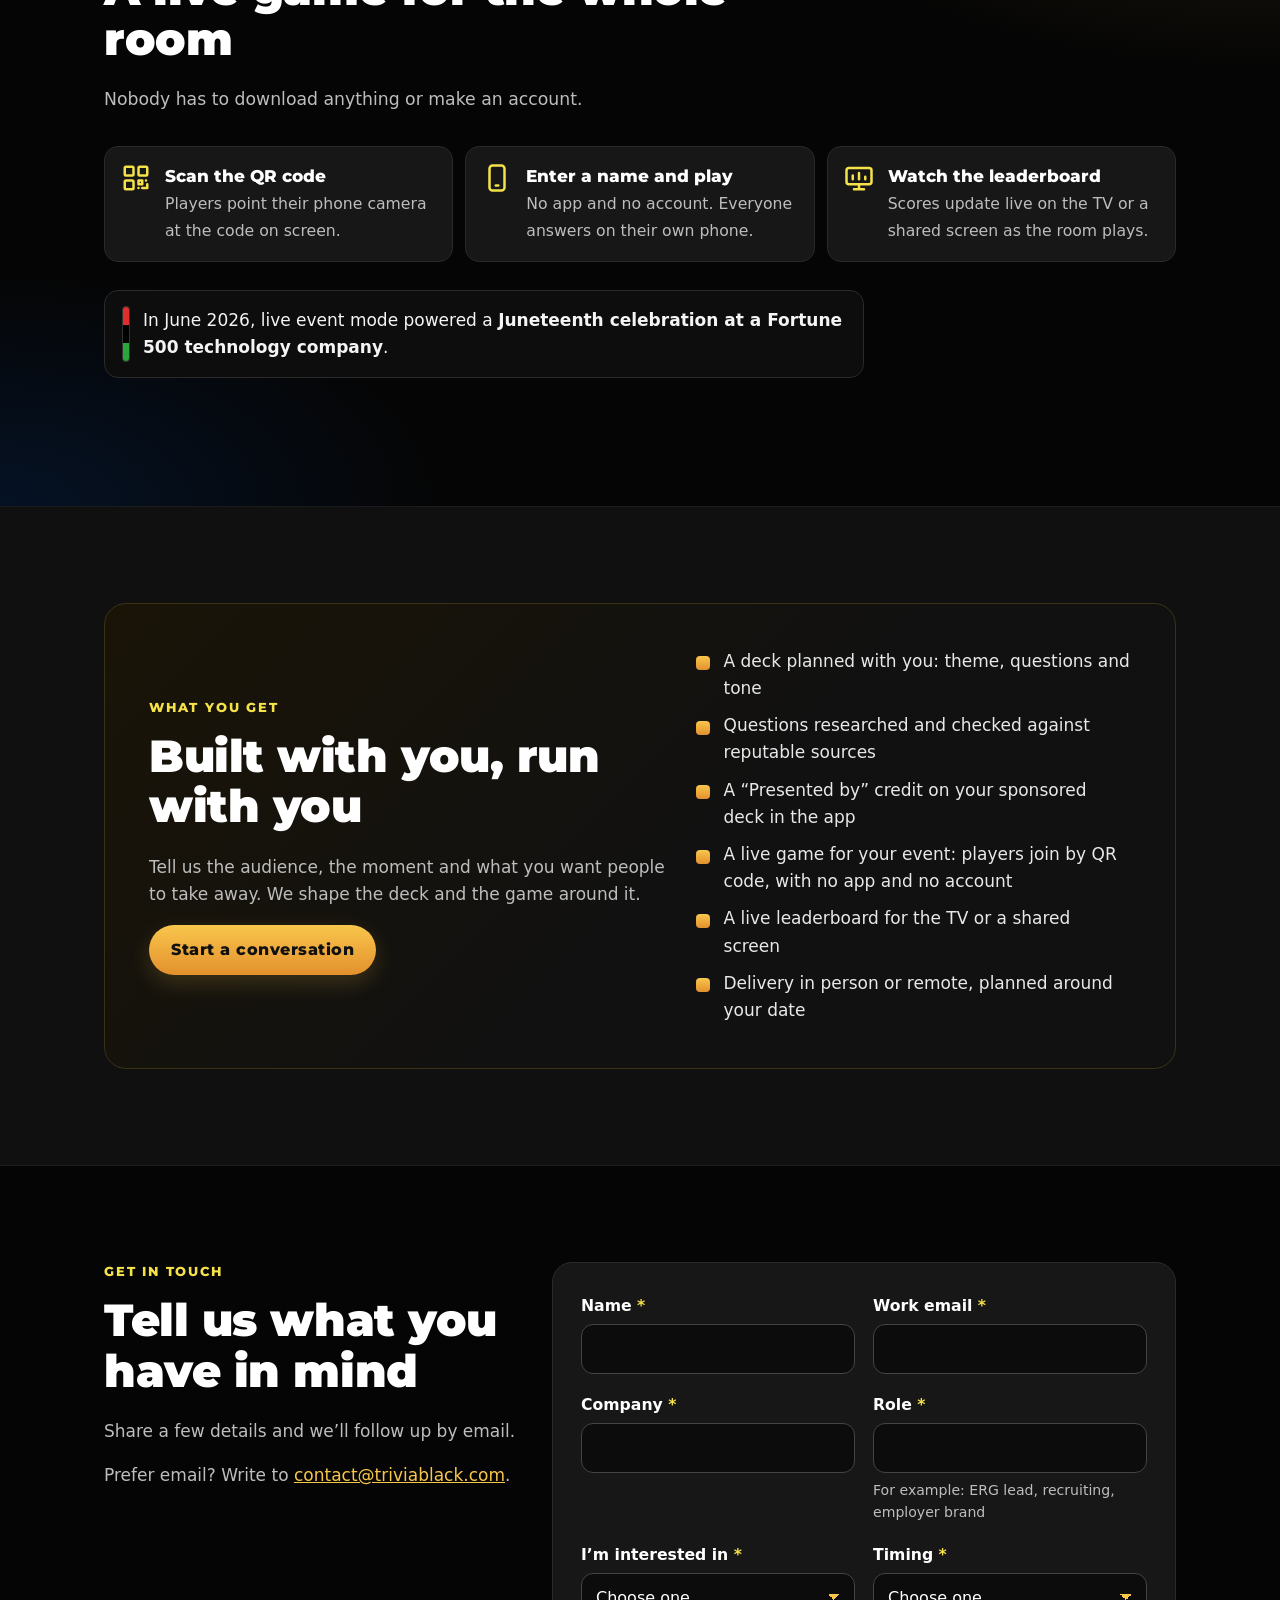
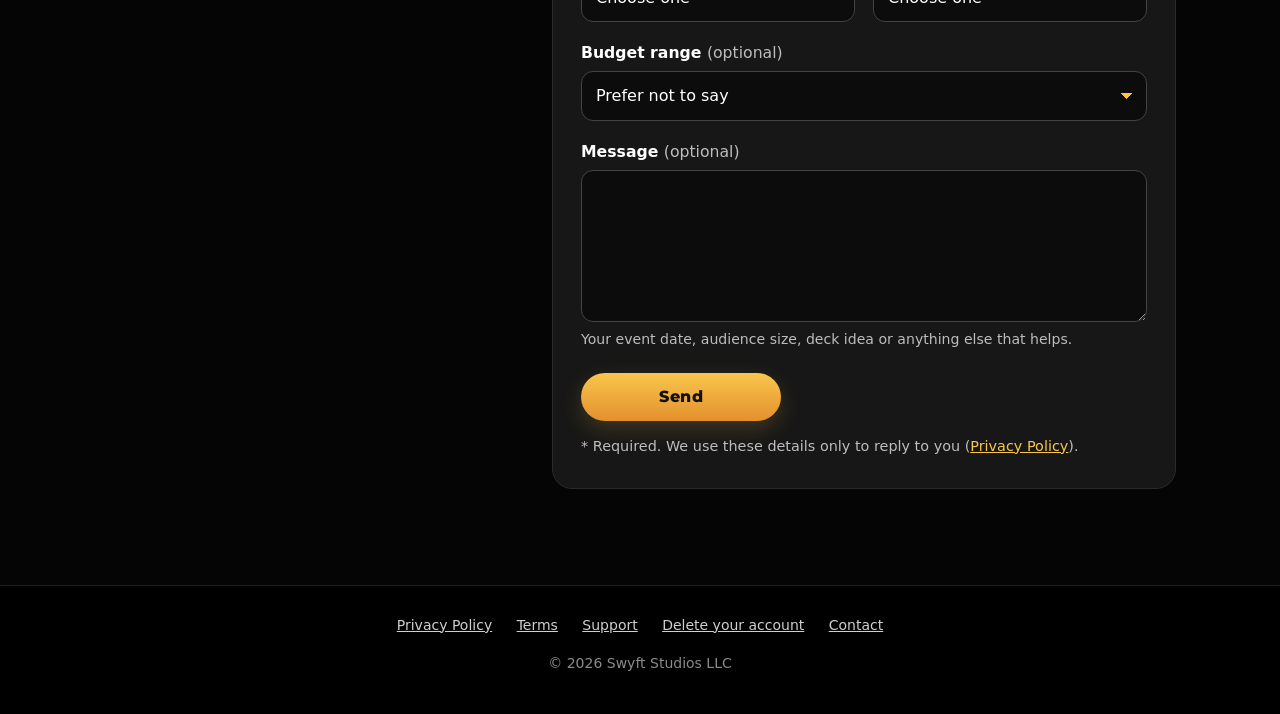
<file: partners/index.html>
<!DOCTYPE html>
<html lang="en">
<head>
  <meta charset="utf-8">
  <meta name="viewport" content="width=device-width, initial-scale=1">
  <title>Sponsor a deck or bring Trivia Black to your team</title>
  <meta name="description" content="Sponsored trivia decks, ERG and heritage-month live games with no download, and custom branded decks from Trivia Black, the #1 Black culture quiz game. In person or remote.">
  <link rel="canonical" href="https://www.triviablack.com/partners/">
  <meta name="theme-color" content="#000000">
  <link rel="icon" type="image/png" sizes="192x192" href="/img/tb-icon-192.png">
  <link rel="apple-touch-icon" href="/img/apple-touch-icon.png">
  <meta property="og:site_name" content="Trivia Black">
  <meta property="og:type" content="website">
  <meta property="og:url" content="https://www.triviablack.com/partners/">
  <meta property="og:title" content="Sponsor a deck or bring Trivia Black to your team">
  <meta property="og:description" content="Sponsored decks, ERG and heritage-month live games with no download, and custom branded decks. In person or remote.">
  <meta property="og:image" content="https://www.triviablack.com/img/og-trivia-black.jpg">
  <meta property="og:image:width" content="1024">
  <meta property="og:image:height" content="500">
  <meta property="og:image:alt" content="Trivia Black logo, the words Know the culture? Prove it. and the game's category wheel">
  <meta name="twitter:card" content="summary_large_image">
  <meta name="twitter:site" content="@triviablack">
  <meta name="twitter:title" content="Sponsor a deck or bring Trivia Black to your team">
  <meta name="twitter:description" content="Sponsored decks, ERG and heritage-month live games with no download, and custom branded decks. In person or remote.">
  <meta name="twitter:image" content="https://www.triviablack.com/img/og-trivia-black.jpg">
  <link rel="preconnect" href="https://fonts.googleapis.com">
  <link rel="preconnect" href="https://fonts.gstatic.com" crossorigin>
  <link href="https://fonts.googleapis.com/css2?family=Montserrat:wght@700;800;900&amp;display=swap" rel="stylesheet">
  <link rel="stylesheet" href="/css/legal.css">
  <link rel="stylesheet" href="/css/site.css?v=1">
  <link rel="stylesheet" href="/css/campaign.css?v=1">
</head>
<body class="site">
  <a class="skip" href="#main">Skip to content</a>
  <div class="rainbow" aria-hidden="true"></div>

  <header class="site-header">
    <div class="wrap">
      <a class="brand" href="/"><img src="/img/tb-icon-192.png" alt="" width="40" height="40"><span>Trivia Black</span></a>
      <nav class="site-nav" aria-label="Main">
        <a class="nav-link" href="#offers">Ways to work together</a>
        <a class="nav-link" href="#live">Live events</a>
        <a class="btn-gold btn-sm" href="#contact">Get in touch</a>
      </nav>
    </div>
  </header>

  <main id="main">
    <section class="cmp-hero" aria-labelledby="hero-title">
      <div class="wrap cmp-hero-grid">
        <div>
          <img class="wordmark" src="/img/tb-wordmark.webp" alt="Trivia Black" width="640" height="433" fetchpriority="high">
          <p class="eyebrow">For employer brand, recruiting, ERG and culture teams</p>
          <h1 id="hero-title">Sponsor a deck. <em>Bring Trivia Black to your team.</em></h1>
          <p class="lede">Trivia Black is the #1 Black culture quiz game. Reach a Black-culture audience with a sponsored deck, or bring a live game to your next ERG or heritage-month event.</p>
          <div class="cmp-actions">
            <a class="btn-gold" href="#contact">Start a conversation</a>
            <a class="btn-ghost" href="#live">How live events work</a>
          </div>
        </div>
        <div class="phone"><img src="/img/screens/wheel.webp" alt="Trivia Black game screen: two players face off and the category wheel is ready to spin" width="540" height="1173" fetchpriority="high"></div>
      </div>
    </section>

    <section class="section section-alt" id="offers" aria-labelledby="offers-title">
      <div class="wrap">
        <div class="section-head">
          <p class="eyebrow">Ways to work together</p>
          <h2 id="offers-title">Pick one, or combine them</h2>
        </div>
        <ul class="offers">
          <li class="offer a-purple">
            <h3>Sponsor a deck</h3>
            <p>Reach a Black-culture audience where they already play. Your sponsored deck carries a &ldquo;Presented by&rdquo; credit in the app, and new decks reach players without an app update.</p>
          </li>
          <li class="offer a-blue">
            <h3>ERG and heritage-month events</h3>
            <p>Juneteenth, Black History Month, heritage months and team socials. A live game for the whole room, with no download and a leaderboard on the TV.</p>
          </li>
          <li class="offer a-orange">
            <h3>A custom branded deck</h3>
            <p>Questions built around your theme, your story or your brand, planned with your team and checked before they go live.</p>
          </li>
          <li class="offer a-green">
            <h3>Remote or in person</h3>
            <p>At the office, at an offsite or over video. Players join on their own phones, wherever they are.</p>
          </li>
        </ul>
      </div>
    </section>

    <section class="section events" id="live" aria-labelledby="live-title">
      <div class="wrap">
        <div class="section-head">
          <p class="eyebrow">Live event mode</p>
          <h2 id="live-title">A live game for the whole room</h2>
          <p class="lede">Nobody has to download anything or make an account.</p>
        </div>
        <ol class="live-steps">
          <li>
            <svg viewBox="0 0 24 24" aria-hidden="true"><rect x="3" y="3" width="7" height="7" rx="1"/><rect x="14" y="3" width="7" height="7" rx="1"/><rect x="3" y="14" width="7" height="7" rx="1"/><path d="M14 14h3v3h-3zM20 14v.01M14 20h.01M17 20h4v-3"/></svg>
            <div><strong>Scan the QR code</strong><span>Players point their phone camera at the code on screen.</span></div>
          </li>
          <li>
            <svg viewBox="0 0 24 24" aria-hidden="true"><rect x="6" y="2" width="12" height="20" rx="2.5"/><path d="M11 18h2"/></svg>
            <div><strong>Enter a name and play</strong><span>No app and no account. Everyone answers on their own phone.</span></div>
          </li>
          <li>
            <svg viewBox="0 0 24 24" aria-hidden="true"><rect x="2" y="4" width="20" height="13" rx="2"/><path d="M8 21h8M12 17v4M7 13V10M12 13V8M17 13v-2"/></svg>
            <div><strong>Watch the leaderboard</strong><span>Scores update live on the TV or a shared screen as the room plays.</span></div>
          </li>
        </ol>
        <div class="proof">
          <p>In June 2026, live event mode powered a <strong>Juneteenth celebration at a Fortune 500 technology company</strong>.</p>
        </div>
      </div>
    </section>

    <section class="section section-alt" aria-labelledby="get-title">
      <div class="wrap">
        <div class="sponsor-card">
          <div>
            <p class="eyebrow">What you get</p>
            <h2 id="get-title">Built with you, run with you</h2>
            <p class="muted">Tell us the audience, the moment and what you want people to take away. We shape the deck and the game around it.</p>
            <a class="btn-gold" href="#contact">Start a conversation</a>
          </div>
          <ul>
            <li>A deck planned with you: theme, questions and tone</li>
            <li>Questions researched and checked against reputable sources</li>
            <li>A &ldquo;Presented by&rdquo; credit on your sponsored deck in the app</li>
            <li>A live game for your event: players join by QR code, with no app and no account</li>
            <li>A live leaderboard for the TV or a shared screen</li>
            <li>Delivery in person or remote, planned around your date</li>
          </ul>
        </div>
      </div>
    </section>

    <section class="section" id="contact" aria-labelledby="contact-title">
      <div class="wrap lead-wrap">
        <div>
          <p class="eyebrow">Get in touch</p>
          <h2 id="contact-title">Tell us what you have in mind</h2>
          <p class="muted">Share a few details and we&rsquo;ll follow up by email.</p>
          <p class="muted">Prefer email? Write to <a class="break" href="mailto:contact@triviablack.com">contact@triviablack.com</a>.</p>
        </div>

        <div>
          <div class="lead-fallback" id="lead-fallback" hidden>
            <h3 id="lead-fallback-title" tabindex="-1">We couldn&rsquo;t send that just now</h3>
            <p>Your details are ready in an email instead. Open it, check it and press send.</p>
            <p><a class="btn-gold" id="lead-mailto" href="mailto:contact@triviablack.com">Email your details</a></p>
            <p class="muted">Or write to <a class="break" href="mailto:contact@triviablack.com">contact@triviablack.com</a>. Your answers are still in the form below if you&rsquo;d rather try again.</p>
          </div>

          <form class="lead-form" id="lead-form" action="mailto:contact@triviablack.com" method="post" enctype="text/plain" aria-labelledby="contact-title">
            <div class="form-summary" id="form-summary" role="alert" tabindex="-1" hidden></div>
            <div class="form-grid">
              <div class="field">
                <label for="lead-name">Name <span class="req" aria-hidden="true">*</span></label>
                <input id="lead-name" name="name" type="text" autocomplete="name" maxlength="120" required aria-describedby="lead-name-error">
                <p class="error" id="lead-name-error"></p>
              </div>
              <div class="field">
                <label for="lead-email">Work email <span class="req" aria-hidden="true">*</span></label>
                <input id="lead-email" name="email" type="email" autocomplete="email" inputmode="email" maxlength="254" required aria-describedby="lead-email-error">
                <p class="error" id="lead-email-error"></p>
              </div>
              <div class="field">
                <label for="lead-company">Company <span class="req" aria-hidden="true">*</span></label>
                <input id="lead-company" name="company" type="text" autocomplete="organization" maxlength="160" required aria-describedby="lead-company-error">
                <p class="error" id="lead-company-error"></p>
              </div>
              <div class="field">
                <label for="lead-role">Role <span class="req" aria-hidden="true">*</span></label>
                <input id="lead-role" name="role" type="text" autocomplete="organization-title" maxlength="120" required aria-describedby="lead-role-hint lead-role-error">
                <p class="hint" id="lead-role-hint">For example: ERG lead, recruiting, employer brand</p>
                <p class="error" id="lead-role-error"></p>
              </div>
              <div class="field">
                <label for="lead-interest">I&rsquo;m interested in <span class="req" aria-hidden="true">*</span></label>
                <select id="lead-interest" name="interest" required aria-describedby="lead-interest-error">
                  <option value="">Choose one</option>
                  <option value="sponsor-deck">Sponsoring a deck</option>
                  <option value="host-event">Hosting an event</option>
                  <option value="both">Both</option>
                  <option value="other">Something else</option>
                </select>
                <p class="error" id="lead-interest-error"></p>
              </div>
              <div class="field">
                <label for="lead-timing">Timing <span class="req" aria-hidden="true">*</span></label>
                <select id="lead-timing" name="timing" required aria-describedby="lead-timing-error">
                  <option value="">Choose one</option>
                  <option value="this-quarter">This quarter</option>
                  <option value="bhm-2027">Black History Month 2027</option>
                  <option value="later">Later</option>
                </select>
                <p class="error" id="lead-timing-error"></p>
              </div>
              <div class="field full">
                <label for="lead-budget">Budget range <span class="opt">(optional)</span></label>
                <select id="lead-budget" name="budget">
                  <option value="">Prefer not to say</option>
                  <option value="under-5k">Under $5,000</option>
                  <option value="5k-15k">$5,000 to $15,000</option>
                  <option value="15k-50k">$15,000 to $50,000</option>
                  <option value="50k-plus">Over $50,000</option>
                  <option value="not-sure">Not sure yet</option>
                </select>
              </div>
              <div class="field full">
                <label for="lead-message">Message <span class="opt">(optional)</span></label>
                <textarea id="lead-message" name="message" maxlength="2000" rows="5" aria-describedby="lead-message-hint"></textarea>
                <p class="hint" id="lead-message-hint">Your event date, audience size, deck idea or anything else that helps.</p>
              </div>
              <!-- Honeypot: hidden from people and screen readers; bots tend to fill it. -->
              <div class="hp" aria-hidden="true">
                <label for="lead-website">Website</label>
                <input id="lead-website" name="website" type="text" tabindex="-1" autocomplete="off">
              </div>
            </div>
            <div class="form-actions">
              <button class="btn-gold" id="lead-submit" type="submit">Send</button>
              <p class="muted"><span class="req" aria-hidden="true">*</span> Required. We use these details only to reply to you (<a href="/privacy_policy.html">Privacy Policy</a>).</p>
            </div>
          </form>

          <div class="lead-done" id="lead-done" hidden>
            <h3 id="lead-done-title" tabindex="-1">Thanks, we&rsquo;ve got it</h3>
            <p>We&rsquo;ll follow up soon at the email address you gave us. If it&rsquo;s urgent, write to <a class="break" href="mailto:contact@triviablack.com">contact@triviablack.com</a>.</p>
          </div>

        </div>
      </div>
    </section>
  </main>

  <footer class="legal-footer">
    <a href="/privacy_policy.html">Privacy Policy</a>
    <a href="/terms_and_conditions.html">Terms</a>
    <a href="/support.html">Support</a>
    <a href="/account-deletion.html">Delete your account</a>
    <a href="mailto:contact@triviablack.com">Contact</a>
    <div style="margin-top:10px">&copy; 2026 Swyft Studios LLC</div>
  </footer>

  <!-- Google Analytics 4: "TriviaBlack - GA4" web stream (property 361284489, account TriviaBlack).
       Google Ads click ids (gclid / gbraid / wbraid) stay in the URL for gtag to read: nothing here rewrites it. -->
  <script async src="https://www.googletagmanager.com/gtag/js?id=G-90Z887JE4H"></script>
  <script>
    window.dataLayer = window.dataLayer || [];
    function gtag() { dataLayer.push(arguments); }
    gtag('js', new Date());
    gtag('config', 'G-90Z887JE4H');
  </script>

  <script>
    (function () {
      'use strict';

      // ---- Owner settings ----
      // Lead API (triviablack-platform: POST /api/v1/leads). It answers 202 when the lead is accepted.
      var LEAD_ENDPOINT = 'https://api.triviablack.com/api/v1/leads';
      var CONTACT_EMAIL = 'contact@triviablack.com';
      var MIN_FILL_MS = 3000;     // faster than this looks like a bot
      var TIMEOUT_MS = 12000;

      var LABELS = {
        interest: { 'sponsor-deck': 'Sponsoring a deck', 'host-event': 'Hosting an event', 'both': 'Both', 'other': 'Something else' },
        timing: { 'this-quarter': 'This quarter', 'bhm-2027': 'Black History Month 2027', 'later': 'Later' },
        budget: { '': 'Prefer not to say', 'under-5k': 'Under $5,000', '5k-15k': '$5,000 to $15,000', '15k-50k': '$15,000 to $50,000', '50k-plus': 'Over $50,000', 'not-sure': 'Not sure yet' }
      };
      var EMAIL_RE = /^[^\s@]+@[^\s@.]+(\.[^\s@.]+)*\.[A-Za-z]{2,}$/;

      var form = document.getElementById('lead-form');
      if (!form || !window.fetch || !window.JSON) return; // no JS fetch: the form falls back to its mailto action

      form.noValidate = true; // our own messages replace the browser's
      var summary = document.getElementById('form-summary');
      var submit = document.getElementById('lead-submit');
      var done = document.getElementById('lead-done');
      var fallback = document.getElementById('lead-fallback');
      var mailto = document.getElementById('lead-mailto');
      var startedAt = Date.now();
      var busy = false;

      function clean(value) {
        return String(value == null ? '' : value).toLowerCase().replace(/[^a-z0-9-]/g, '').slice(0, 24);
      }

      // Ad keyword code (?src=kw1), kept for this tab like the legends page, and ?interest= from home-page links.
      var src = '';
      var preset = '';
      try {
        var params = new URLSearchParams(window.location.search);
        src = clean(params.get('src'));
        preset = clean(params.get('interest'));
      } catch (e) { src = ''; }
      try {
        if (src) window.sessionStorage.setItem('tb_partners_src', src);
        else src = clean(window.sessionStorage.getItem('tb_partners_src'));
      } catch (e) { /* storage blocked */ }
      if (preset && Object.prototype.hasOwnProperty.call(LABELS.interest, preset)) form.elements.interest.value = preset;

      var FIELDS = [
        { name: 'name', check: function (v) { return v ? '' : 'Enter your name.'; } },
        { name: 'email', check: function (v) {
          if (!v) return 'Enter your work email.';
          return EMAIL_RE.test(v) ? '' : 'Enter an email address like name@company.com.';
        } },
        { name: 'company', check: function (v) { return v ? '' : 'Enter your company or organization.'; } },
        { name: 'role', check: function (v) { return v ? '' : 'Enter your role.'; } },
        { name: 'interest', check: function (v) { return LABELS.interest[v] ? '' : 'Choose what you’re interested in.'; } },
        { name: 'timing', check: function (v) { return LABELS.timing[v] ? '' : 'Choose your timing.'; } }
      ];

      function value(name) {
        var el = form.elements[name];
        return el ? String(el.value || '').trim() : '';
      }

      function setError(name, message) {
        var el = form.elements[name];
        var slot = document.getElementById('lead-' + name + '-error');
        if (!el) return;
        if (message) el.setAttribute('aria-invalid', 'true'); else el.removeAttribute('aria-invalid');
        if (slot) slot.textContent = message || '';
      }

      function showSummary(text) {
        summary.textContent = text;
        summary.hidden = false;
      }

      function clearErrors() {
        summary.hidden = true;
        summary.textContent = '';
        for (var i = 0; i < FIELDS.length; i++) setError(FIELDS[i].name, '');
      }

      // errors: [{ name, message }]
      function showErrors(errors) {
        for (var i = 0; i < errors.length; i++) setError(errors[i].name, errors[i].message);
        showSummary(errors.length === 1
          ? 'Please fix 1 field: ' + errors[0].message
          : 'Please fix ' + errors.length + ' fields marked below.');
        var first = form.elements[errors[0].name];
        if (first) first.focus();
      }

      function collect() {
        return {
          name: value('name'),
          email: value('email'),
          company: value('company'),
          role: value('role'),
          interest: value('interest'),
          timing: value('timing'),
          budget: value('budget'),
          message: value('message'),
          website: value('website'),
          src: src
        };
      }

      function mailtoHref(d) {
        var message = d.message.length > 1200 ? d.message.slice(0, 1200) + '…' : d.message;
        var body = [
          'Hi Trivia Black team,', '',
          'Name: ' + d.name,
          'Work email: ' + d.email,
          'Company: ' + d.company,
          'Role: ' + d.role,
          'Interested in: ' + (LABELS.interest[d.interest] || d.interest),
          'Timing: ' + (LABELS.timing[d.timing] || d.timing),
          'Budget range: ' + (LABELS.budget[d.budget] || d.budget), '',
          'Message:', message || '(none)'
        ].join('\n');
        return 'mailto:' + CONTACT_EMAIL + '?subject=' + encodeURIComponent('Partnership inquiry: ' + d.company) +
          '&body=' + encodeURIComponent(body);
      }

      function setBusy(on) {
        busy = on;
        submit.disabled = on;
        submit.textContent = on ? 'Sending…' : 'Send';
      }

      function showDone() {
        form.hidden = true;
        fallback.hidden = true;
        done.hidden = false;
        document.getElementById('lead-done-title').focus();
      }

      function showFallback(d) {
        mailto.href = mailtoHref(d);
        fallback.hidden = false;
        document.getElementById('lead-fallback-title').focus();
      }

      form.addEventListener('submit', function (ev) {
        ev.preventDefault();
        if (busy) return;
        clearErrors();

        var d = collect();

        // Bots fill the hidden field: act as if it worked and send nothing.
        if (d.website) { showDone(); return; }

        var errors = [];
        for (var i = 0; i < FIELDS.length; i++) {
          var message = FIELDS[i].check(d[FIELDS[i].name]);
          if (message) errors.push({ name: FIELDS[i].name, message: message });
        }
        if (errors.length) { showErrors(errors); return; }

        if (Date.now() - startedAt < MIN_FILL_MS) {
          showSummary('Please take a moment to check your details, then press Send again.');
          summary.focus();
          return;
        }

        setBusy(true);
        var controller = window.AbortController ? new AbortController() : null;
        var timer = window.setTimeout(function () { if (controller) controller.abort(); }, TIMEOUT_MS);

        fetch(LEAD_ENDPOINT, {
          method: 'POST',
          mode: 'cors',
          credentials: 'omit',
          headers: { 'Content-Type': 'application/json', 'Accept': 'application/json' },
          body: JSON.stringify(d),
          signal: controller ? controller.signal : undefined
        }).then(function (res) {
          if (res.ok) {
            showDone();
            // No PII: only the two picklist answers.
            if (typeof window.gtag === 'function') window.gtag('event', 'generate_lead', { interest: d.interest, timing: d.timing });
            return;
          }
          if (res.status === 400) {
            return res.json().then(function (body) {
              var list = [];
              var fields = body && body.fields;
              if (fields && typeof fields === 'object') {
                for (var k in fields) {
                  if (Object.prototype.hasOwnProperty.call(fields, k) && form.elements[k]) list.push({ name: k, message: String(fields[k]) });
                }
              }
              if (list.length) showErrors(list); else showFallback(d);
            }, function () { showFallback(d); });
          }
          showFallback(d);
        }).catch(function () {
          showFallback(d);
        }).then(function () {
          window.clearTimeout(timer);
          setBusy(false);
        });
      });
    })();
  </script>

  <!-- Microsoft Clarity: "Trivia Black Site" project (heatmaps + session replays; typed text is masked) -->
  <script>
    (function (c, l, a, r, i, t, y) {
      c[a] = c[a] || function () { (c[a].q = c[a].q || []).push(arguments); };
      t = l.createElement(r); t.async = 1; t.src = "https://www.clarity.ms/tag/" + i;
      y = l.getElementsByTagName(r)[0]; y.parentNode.insertBefore(t, y);
    })(window, document, "clarity", "script", "yziiglsvoy");
  </script>
</body>
</html>
</file>
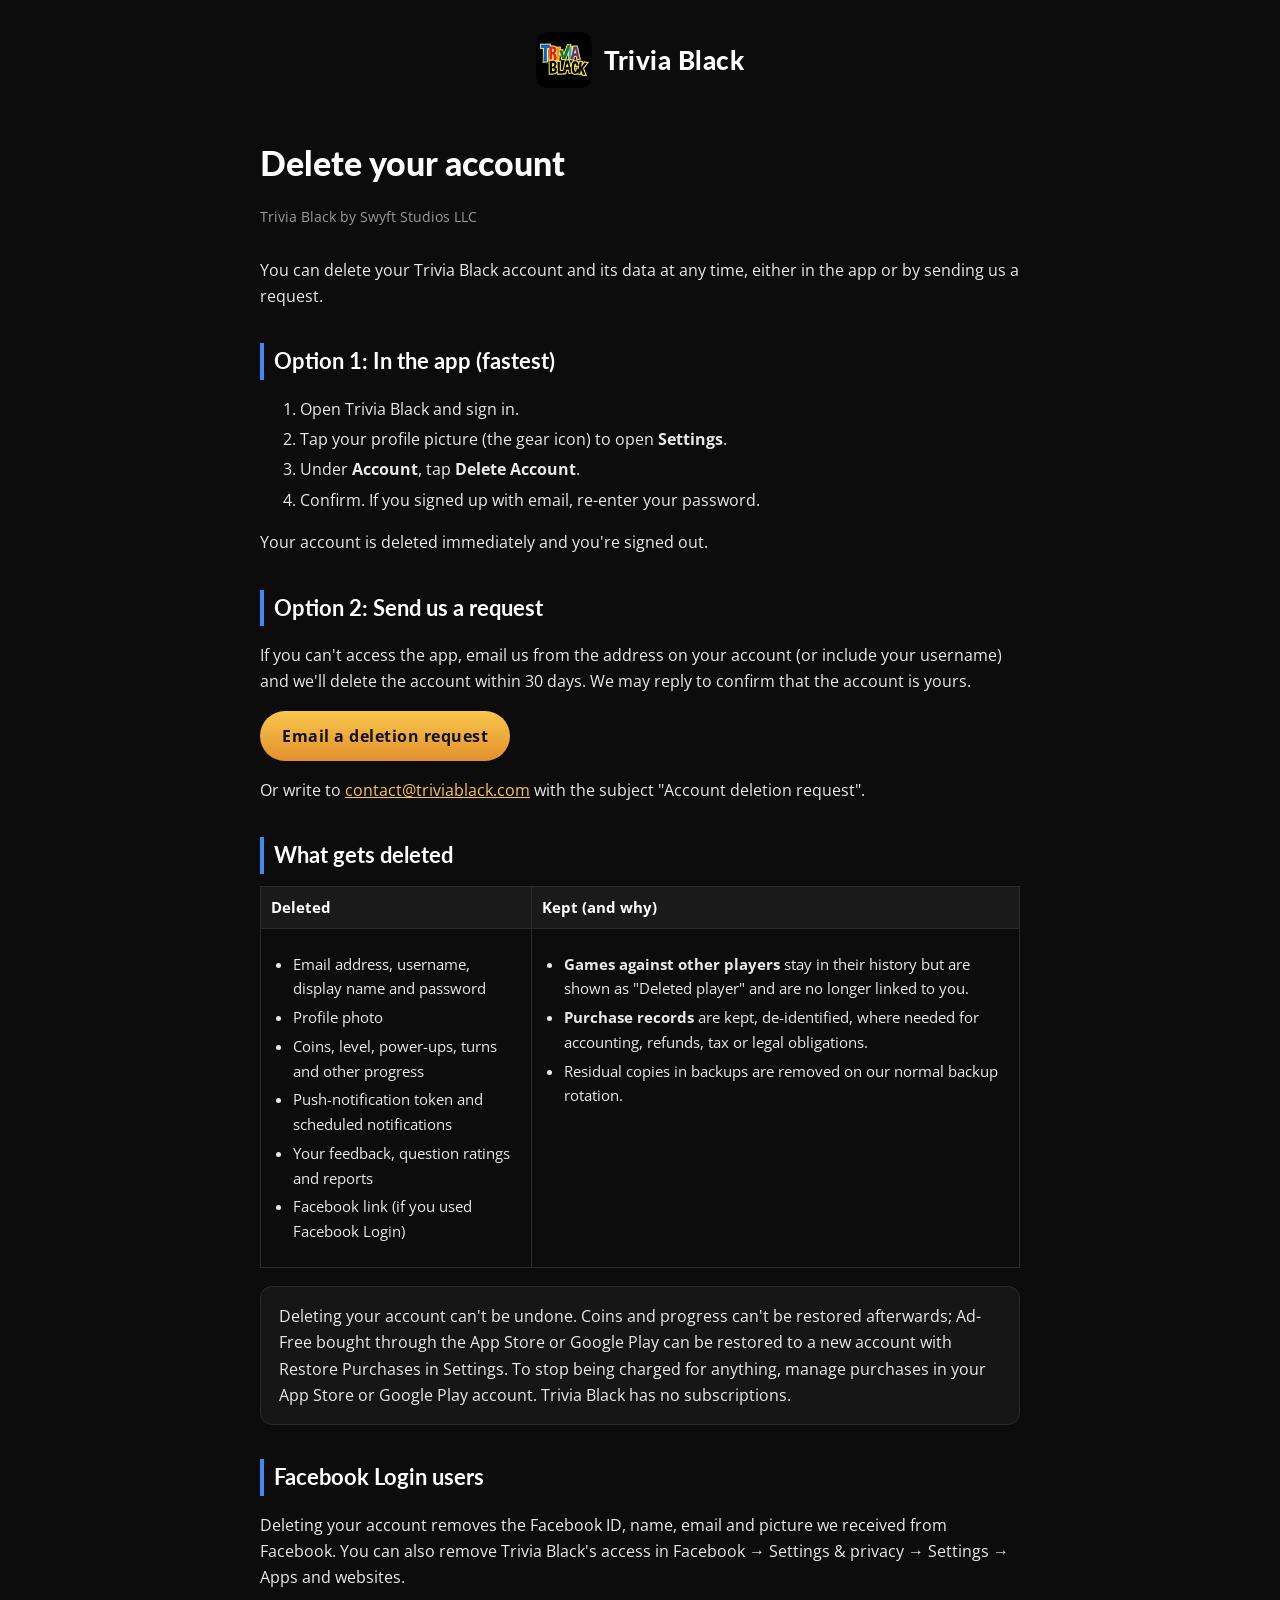
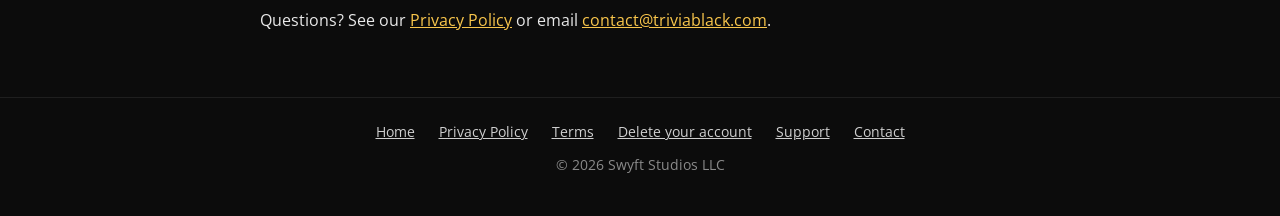
<file: account-deletion.html>
<!DOCTYPE html>
<html lang="en">
<head>
  <meta charset="utf-8">
  <meta name="viewport" content="width=device-width, initial-scale=1">
  <title>Delete your Trivia Black account</title>
  <meta name="description" content="How to delete your Trivia Black account and data, in the app or by request.">
  <link rel="canonical" href="https://www.triviablack.com/account-deletion.html">
  <link href="img/mzl.clrnjwyb.png" rel="shortcut icon" type="image/png">
  <link href="https://fonts.googleapis.com/css?family=Open+Sans:400,600,700|Lato:700,900&display=swap" rel="stylesheet" type="text/css">
  <link rel="stylesheet" href="css/legal.css">
</head>
<body>
  <header class="legal-header">
    <a class="brand" href="index.html"><img src="img/mzl.clrnjwyb.png" alt=""><span>Trivia Black</span></a>
  </header>
  <main class="legal">
    <h1>Delete your account</h1>
    <p class="effective">Trivia Black by Swyft Studios LLC</p>

    <p>You can delete your Trivia Black account and its data at any time, either in the app or by sending us a request.</p>

    <h2>Option 1: In the app (fastest)</h2>
    <ol>
      <li>Open Trivia Black and sign in.</li>
      <li>Tap your profile picture (the gear icon) to open <strong>Settings</strong>.</li>
      <li>Under <strong>Account</strong>, tap <strong>Delete Account</strong>.</li>
      <li>Confirm. If you signed up with email, re-enter your password.</li>
    </ol>
    <p>Your account is deleted immediately and you're signed out.</p>

    <h2>Option 2: Send us a request</h2>
    <p>If you can't access the app, email us from the address on your account (or include your username) and we'll delete the account within 30 days. We may reply to confirm that the account is yours.</p>
    <p><a class="btn-gold" href="mailto:contact@triviablack.com?subject=Trivia%20Black%20account%20deletion%20request&amp;body=Please%20delete%20my%20Trivia%20Black%20account.%0A%0AAccount%20email%3A%20%0AUsername%3A%20%0A">Email a deletion request</a></p>
    <p>Or write to <a href="mailto:contact@triviablack.com">contact@triviablack.com</a> with the subject "Account deletion request".</p>

    <h2>What gets deleted</h2>
    <table>
      <tr><th>Deleted</th><th>Kept (and why)</th></tr>
      <tr>
        <td>
          <ul>
            <li>Email address, username, display name and password</li>
            <li>Profile photo</li>
            <li>Coins, level, power-ups, turns and other progress</li>
            <li>Push-notification token and scheduled notifications</li>
            <li>Your feedback, question ratings and reports</li>
            <li>Facebook link (if you used Facebook Login)</li>
          </ul>
        </td>
        <td>
          <ul>
            <li><strong>Games against other players</strong> stay in their history but are shown as "Deleted player" and are no longer linked to you.</li>
            <li><strong>Purchase records</strong> are kept, de-identified, where needed for accounting, refunds, tax or legal obligations.</li>
            <li>Residual copies in backups are removed on our normal backup rotation.</li>
          </ul>
        </td>
      </tr>
    </table>
    <div class="callout">Deleting your account can't be undone. Coins and progress can't be restored afterwards; Ad-Free bought through the App Store or Google Play can be restored to a new account with Restore Purchases in Settings. To stop being charged for anything, manage purchases in your App Store or Google Play account. Trivia Black has no subscriptions.</div>

    <h2>Facebook Login users</h2>
    <p>Deleting your account removes the Facebook ID, name, email and picture we received from Facebook. You can also remove Trivia Black's access in Facebook → Settings &amp; privacy → Settings → Apps and websites.</p>

    <p>Questions? See our <a href="privacy_policy.html">Privacy Policy</a> or email <a href="mailto:contact@triviablack.com">contact@triviablack.com</a>.</p>
  </main>
  <footer class="legal-footer">
    <a href="index.html">Home</a>
    <a href="privacy_policy.html">Privacy Policy</a>
    <a href="terms_and_conditions.html">Terms</a>
    <a href="account-deletion.html">Delete your account</a>
    <a href="support.html">Support</a>
    <a href="mailto:contact@triviablack.com">Contact</a>
    <div style="margin-top:10px">© 2026 Swyft Studios LLC</div>
  </footer>

  <!-- Google Analytics 4: "TriviaBlack - GA4" web stream (property 361284489, account TriviaBlack) -->
  <script async src="https://www.googletagmanager.com/gtag/js?id=G-90Z887JE4H"></script>
  <script>
    window.dataLayer = window.dataLayer || [];
    function gtag() { dataLayer.push(arguments); }
    gtag('js', new Date());
    gtag('config', 'G-90Z887JE4H');
  </script>

  <!-- Microsoft Clarity: "Trivia Black Site" project (heatmaps + session replays; typed text is masked) -->
  <script>
    (function (c, l, a, r, i, t, y) {
      c[a] = c[a] || function () { (c[a].q = c[a].q || []).push(arguments); };
      t = l.createElement(r); t.async = 1; t.src = "https://www.clarity.ms/tag/" + i;
      y = l.getElementsByTagName(r)[0]; y.parentNode.insertBefore(t, y);
    })(window, document, "clarity", "script", "yziiglsvoy");
  </script>
</body>
</html>
</file>
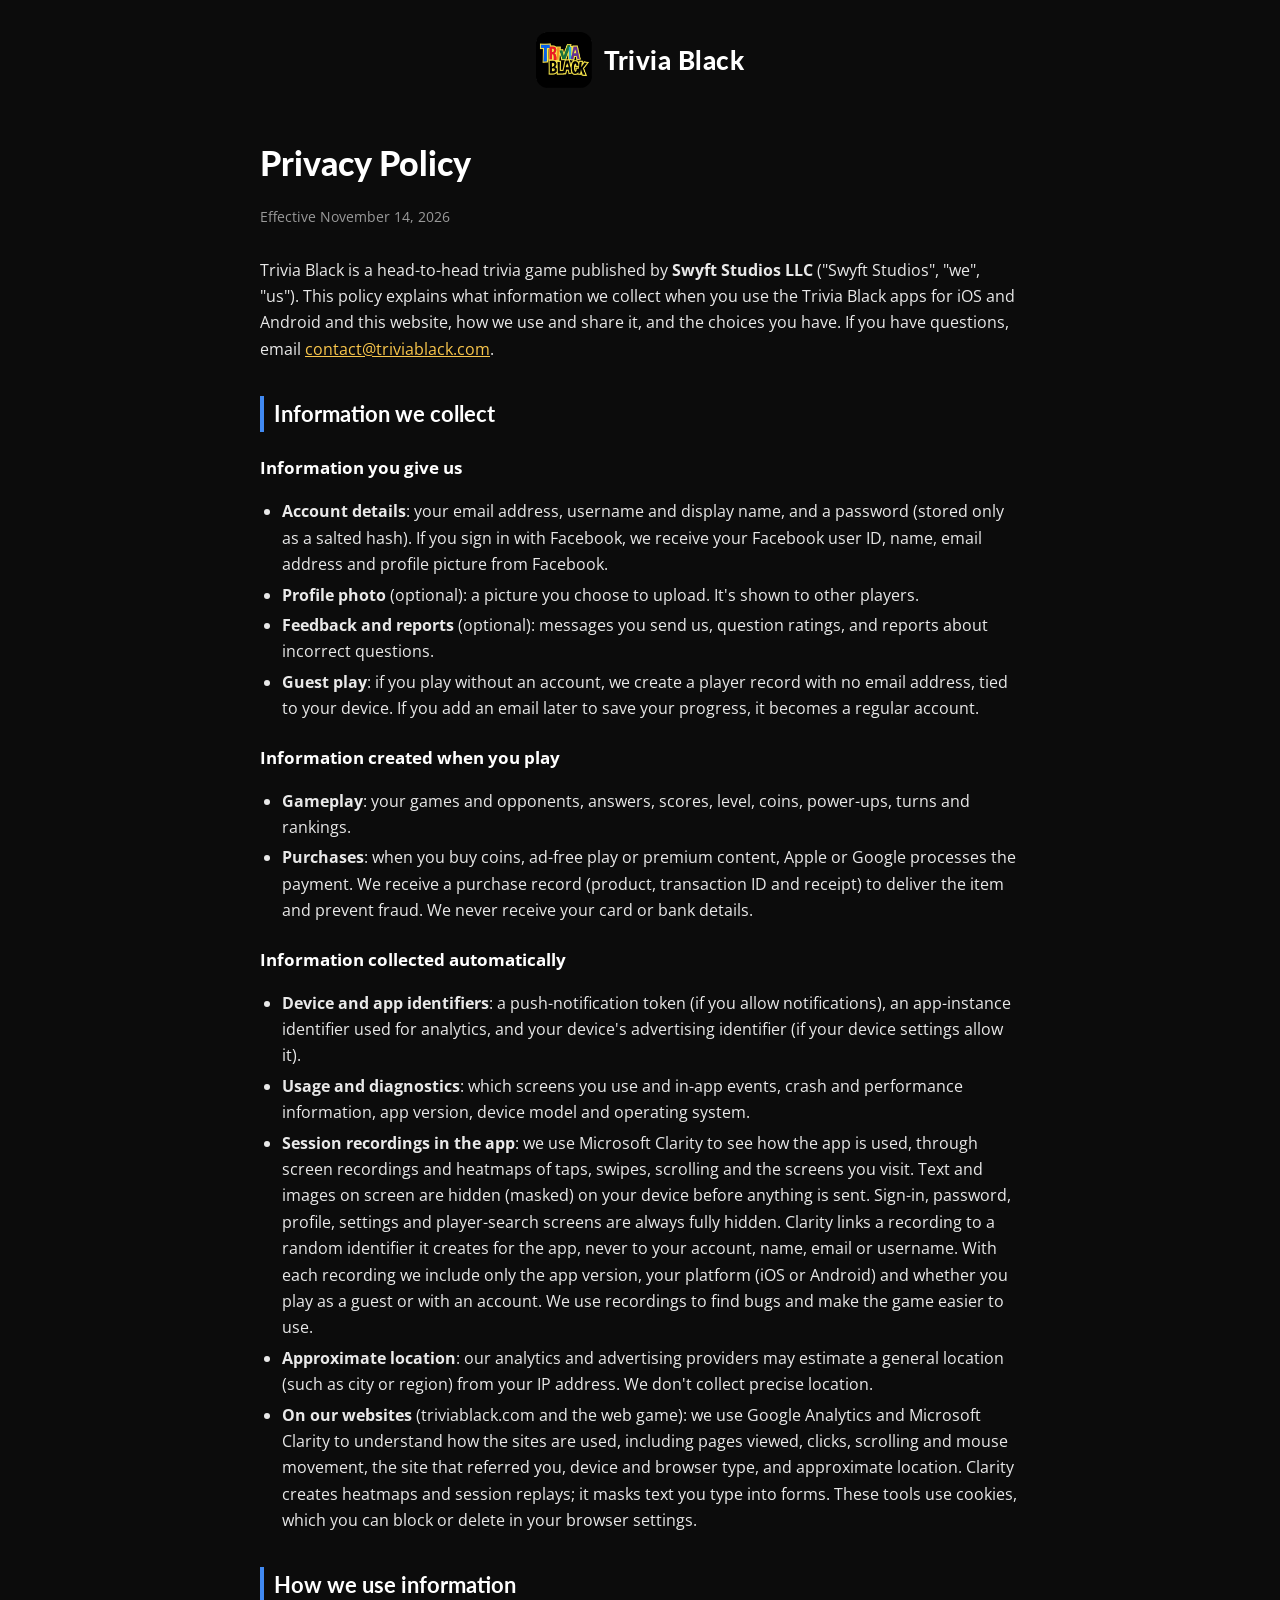
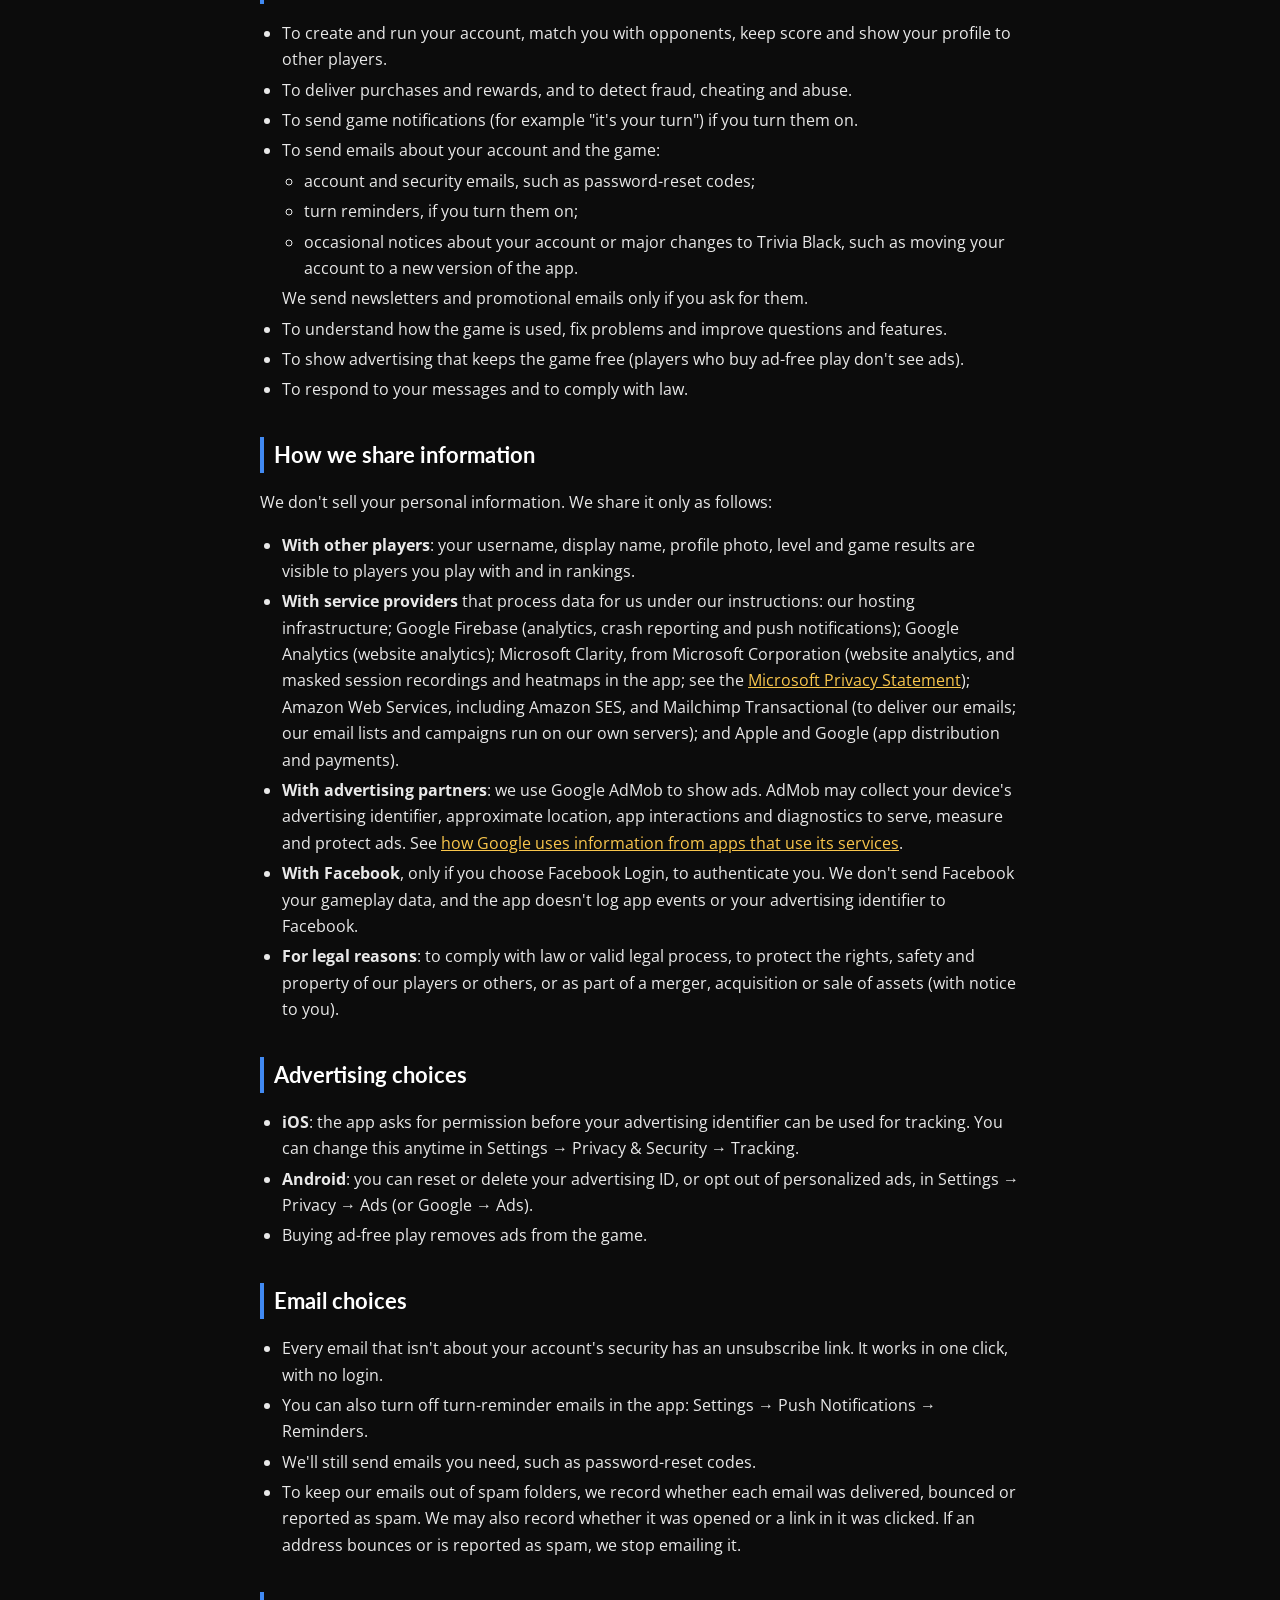
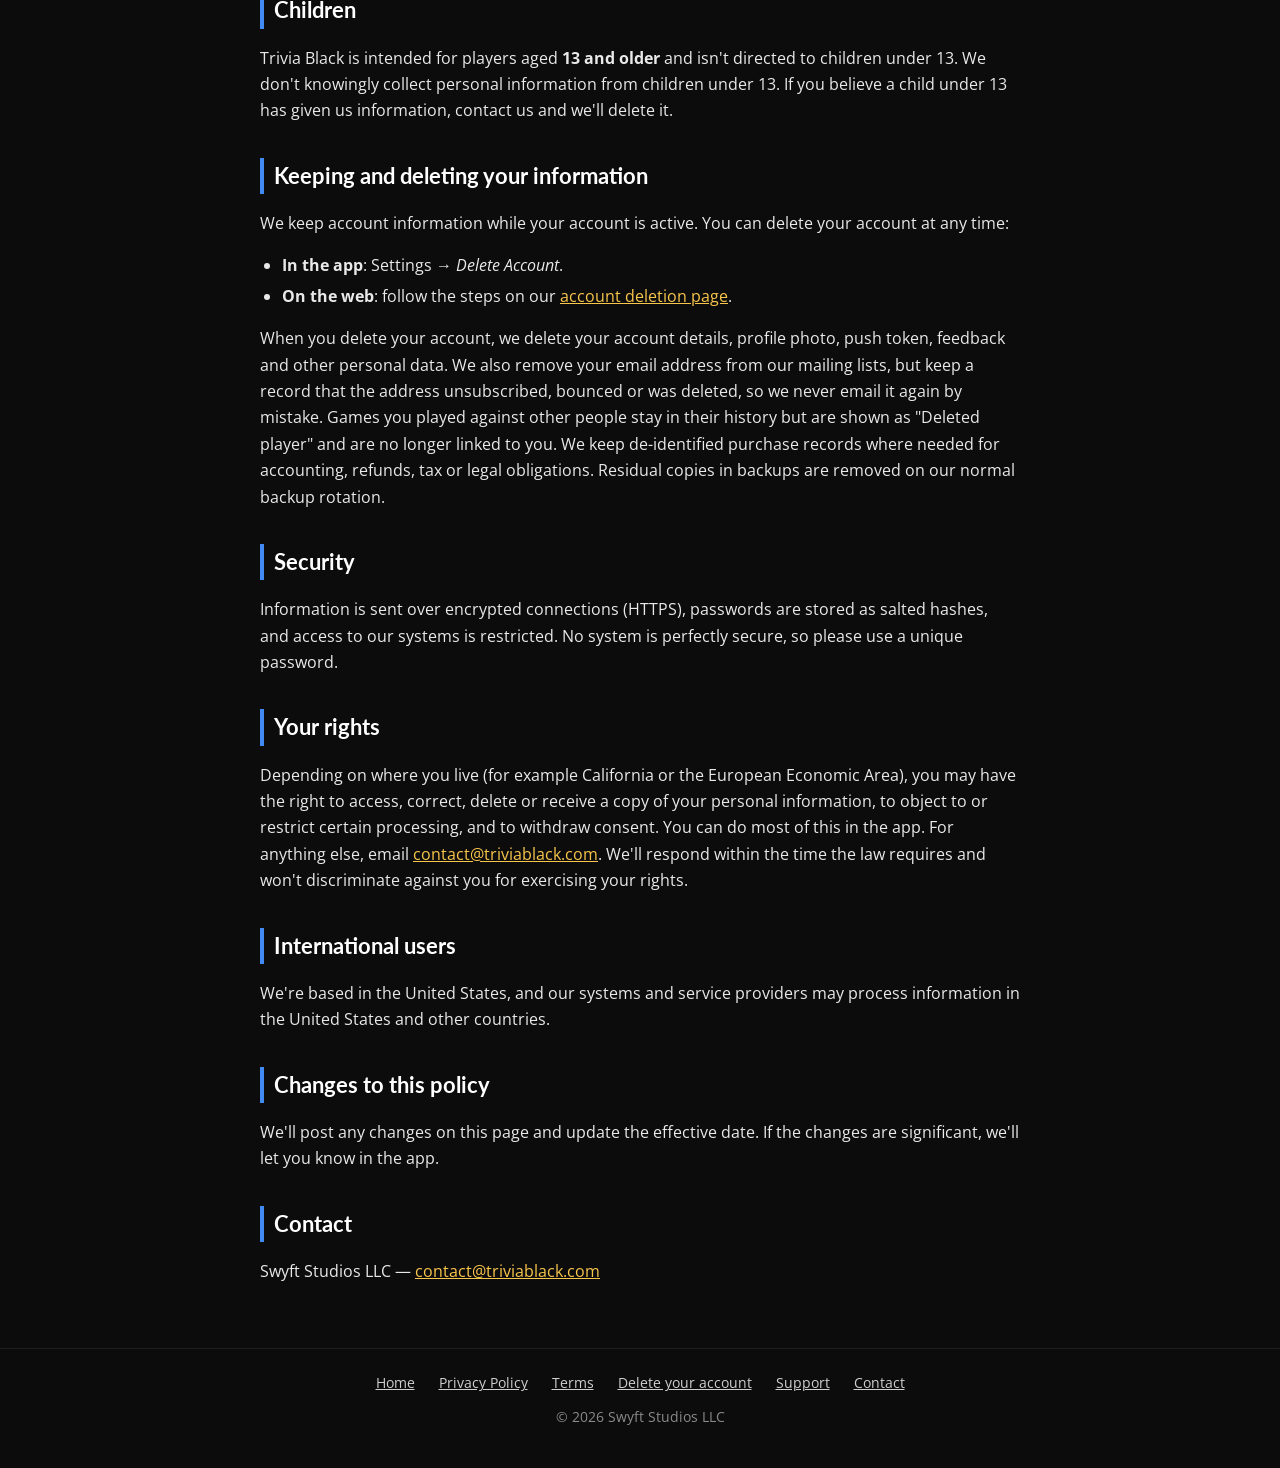
<file: privacy_policy.html>
<!DOCTYPE html>
<html lang="en">
<head>
  <meta charset="utf-8">
  <meta name="viewport" content="width=device-width, initial-scale=1">
  <title>Privacy Policy — Trivia Black</title>
  <meta name="description" content="How Trivia Black (Swyft Studios LLC) collects, uses, shares and protects your information.">
  <link rel="canonical" href="https://www.triviablack.com/privacy_policy.html">
  <link href="img/mzl.clrnjwyb.png" rel="shortcut icon" type="image/png">
  <link href="https://fonts.googleapis.com/css?family=Open+Sans:400,600,700|Lato:700,900&display=swap" rel="stylesheet" type="text/css">
  <link rel="stylesheet" href="css/legal.css">
</head>
<body>
  <header class="legal-header">
    <a class="brand" href="index.html"><img src="img/mzl.clrnjwyb.png" alt=""><span>Trivia Black</span></a>
  </header>
  <main class="legal">
    <h1>Privacy Policy</h1>
    <p class="effective">Effective November 14, 2026</p>

    <p>Trivia Black is a head-to-head trivia game published by <strong>Swyft Studios LLC</strong> ("Swyft Studios", "we", "us"). This policy explains what information we collect when you use the Trivia Black apps for iOS and Android and this website, how we use and share it, and the choices you have. If you have questions, email <a href="mailto:contact@triviablack.com">contact@triviablack.com</a>.</p>

    <h2>Information we collect</h2>
    <h3>Information you give us</h3>
    <ul>
      <li><strong>Account details</strong>: your email address, username and display name, and a password (stored only as a salted hash). If you sign in with Facebook, we receive your Facebook user ID, name, email address and profile picture from Facebook.</li>
      <li><strong>Profile photo</strong> (optional): a picture you choose to upload. It's shown to other players.</li>
      <li><strong>Feedback and reports</strong> (optional): messages you send us, question ratings, and reports about incorrect questions.</li>
      <li><strong>Guest play</strong>: if you play without an account, we create a player record with no email address, tied to your device. If you add an email later to save your progress, it becomes a regular account.</li>
    </ul>
    <h3>Information created when you play</h3>
    <ul>
      <li><strong>Gameplay</strong>: your games and opponents, answers, scores, level, coins, power-ups, turns and rankings.</li>
      <li><strong>Purchases</strong>: when you buy coins, ad-free play or premium content, Apple or Google processes the payment. We receive a purchase record (product, transaction ID and receipt) to deliver the item and prevent fraud. We never receive your card or bank details.</li>
    </ul>
    <h3>Information collected automatically</h3>
    <ul>
      <li><strong>Device and app identifiers</strong>: a push-notification token (if you allow notifications), an app-instance identifier used for analytics, and your device's advertising identifier (if your device settings allow it).</li>
      <li><strong>Usage and diagnostics</strong>: which screens you use and in-app events, crash and performance information, app version, device model and operating system.</li>
      <li><strong>Session recordings in the app</strong>: we use Microsoft Clarity to see how the app is used, through screen recordings and heatmaps of taps, swipes, scrolling and the screens you visit. Text and images on screen are hidden (masked) on your device before anything is sent. Sign-in, password, profile, settings and player-search screens are always fully hidden. Clarity links a recording to a random identifier it creates for the app, never to your account, name, email or username. With each recording we include only the app version, your platform (iOS or Android) and whether you play as a guest or with an account. We use recordings to find bugs and make the game easier to use.</li>
      <li><strong>Approximate location</strong>: our analytics and advertising providers may estimate a general location (such as city or region) from your IP address. We don't collect precise location.</li>
      <li><strong>On our websites</strong> (triviablack.com and the web game): we use Google Analytics and Microsoft Clarity to understand how the sites are used, including pages viewed, clicks, scrolling and mouse movement, the site that referred you, device and browser type, and approximate location. Clarity creates heatmaps and session replays; it masks text you type into forms. These tools use cookies, which you can block or delete in your browser settings.</li>
    </ul>

    <h2>How we use information</h2>
    <ul>
      <li>To create and run your account, match you with opponents, keep score and show your profile to other players.</li>
      <li>To deliver purchases and rewards, and to detect fraud, cheating and abuse.</li>
      <li>To send game notifications (for example "it's your turn") if you turn them on.</li>
      <li>To send emails about your account and the game:
        <ul>
          <li>account and security emails, such as password-reset codes;</li>
          <li>turn reminders, if you turn them on;</li>
          <li>occasional notices about your account or major changes to Trivia Black, such as moving your account to a new version of the app.</li>
        </ul>
        We send newsletters and promotional emails only if you ask for them.</li>
      <li>To understand how the game is used, fix problems and improve questions and features.</li>
      <li>To show advertising that keeps the game free (players who buy ad-free play don't see ads).</li>
      <li>To respond to your messages and to comply with law.</li>
    </ul>

    <h2>How we share information</h2>
    <p>We don't sell your personal information. We share it only as follows:</p>
    <ul>
      <li><strong>With other players</strong>: your username, display name, profile photo, level and game results are visible to players you play with and in rankings.</li>
      <li><strong>With service providers</strong> that process data for us under our instructions: our hosting infrastructure; Google Firebase (analytics, crash reporting and push notifications); Google Analytics (website analytics); Microsoft Clarity, from Microsoft Corporation (website analytics, and masked session recordings and heatmaps in the app; see the <a href="https://privacy.microsoft.com/privacystatement" target="_blank" rel="noopener">Microsoft Privacy Statement</a>); Amazon Web Services, including Amazon SES, and Mailchimp Transactional (to deliver our emails; our email lists and campaigns run on our own servers); and Apple and Google (app distribution and payments).</li>
      <li><strong>With advertising partners</strong>: we use Google AdMob to show ads. AdMob may collect your device's advertising identifier, approximate location, app interactions and diagnostics to serve, measure and protect ads. See <a href="https://policies.google.com/technologies/partner-sites" target="_blank" rel="noopener">how Google uses information from apps that use its services</a>.</li>
      <li><strong>With Facebook</strong>, only if you choose Facebook Login, to authenticate you. We don't send Facebook your gameplay data, and the app doesn't log app events or your advertising identifier to Facebook.</li>
      <li><strong>For legal reasons</strong>: to comply with law or valid legal process, to protect the rights, safety and property of our players or others, or as part of a merger, acquisition or sale of assets (with notice to you).</li>
    </ul>

    <h2>Advertising choices</h2>
    <ul>
      <li><strong>iOS</strong>: the app asks for permission before your advertising identifier can be used for tracking. You can change this anytime in Settings → Privacy &amp; Security → Tracking.</li>
      <li><strong>Android</strong>: you can reset or delete your advertising ID, or opt out of personalized ads, in Settings → Privacy → Ads (or Google → Ads).</li>
      <li>Buying ad-free play removes ads from the game.</li>
    </ul>

    <h2>Email choices</h2>
    <ul>
      <li>Every email that isn't about your account's security has an unsubscribe link. It works in one click, with no login.</li>
      <li>You can also turn off turn-reminder emails in the app: Settings → Push Notifications → Reminders.</li>
      <li>We'll still send emails you need, such as password-reset codes.</li>
      <li>To keep our emails out of spam folders, we record whether each email was delivered, bounced or reported as spam. We may also record whether it was opened or a link in it was clicked. If an address bounces or is reported as spam, we stop emailing it.</li>
    </ul>

    <h2>Children</h2>
    <p>Trivia Black is intended for players aged <strong>13 and older</strong> and isn't directed to children under 13. We don't knowingly collect personal information from children under 13. If you believe a child under 13 has given us information, contact us and we'll delete it.</p>

    <h2>Keeping and deleting your information</h2>
    <p>We keep account information while your account is active. You can delete your account at any time:</p>
    <ul>
      <li><strong>In the app</strong>: Settings → <em>Delete Account</em>.</li>
      <li><strong>On the web</strong>: follow the steps on our <a href="account-deletion.html">account deletion page</a>.</li>
    </ul>
    <p>When you delete your account, we delete your account details, profile photo, push token, feedback and other personal data. We also remove your email address from our mailing lists, but keep a record that the address unsubscribed, bounced or was deleted, so we never email it again by mistake. Games you played against other people stay in their history but are shown as "Deleted player" and are no longer linked to you. We keep de-identified purchase records where needed for accounting, refunds, tax or legal obligations. Residual copies in backups are removed on our normal backup rotation.</p>

    <h2>Security</h2>
    <p>Information is sent over encrypted connections (HTTPS), passwords are stored as salted hashes, and access to our systems is restricted. No system is perfectly secure, so please use a unique password.</p>

    <h2>Your rights</h2>
    <p>Depending on where you live (for example California or the European Economic Area), you may have the right to access, correct, delete or receive a copy of your personal information, to object to or restrict certain processing, and to withdraw consent. You can do most of this in the app. For anything else, email <a href="mailto:contact@triviablack.com">contact@triviablack.com</a>. We'll respond within the time the law requires and won't discriminate against you for exercising your rights.</p>

    <h2>International users</h2>
    <p>We're based in the United States, and our systems and service providers may process information in the United States and other countries.</p>

    <h2>Changes to this policy</h2>
    <p>We'll post any changes on this page and update the effective date. If the changes are significant, we'll let you know in the app.</p>

    <h2>Contact</h2>
    <p>Swyft Studios LLC — <a href="mailto:contact@triviablack.com">contact@triviablack.com</a></p>
  </main>
  <footer class="legal-footer">
    <a href="index.html">Home</a>
    <a href="privacy_policy.html">Privacy Policy</a>
    <a href="terms_and_conditions.html">Terms</a>
    <a href="account-deletion.html">Delete your account</a>
    <a href="support.html">Support</a>
    <a href="mailto:contact@triviablack.com">Contact</a>
    <div style="margin-top:10px">© 2026 Swyft Studios LLC</div>
  </footer>

  <!-- Google Analytics 4: "TriviaBlack - GA4" web stream (property 361284489, account TriviaBlack) -->
  <script async src="https://www.googletagmanager.com/gtag/js?id=G-90Z887JE4H"></script>
  <script>
    window.dataLayer = window.dataLayer || [];
    function gtag() { dataLayer.push(arguments); }
    gtag('js', new Date());
    gtag('config', 'G-90Z887JE4H');
  </script>

  <!-- Microsoft Clarity: "Trivia Black Site" project (heatmaps + session replays; typed text is masked) -->
  <script>
    (function (c, l, a, r, i, t, y) {
      c[a] = c[a] || function () { (c[a].q = c[a].q || []).push(arguments); };
      t = l.createElement(r); t.async = 1; t.src = "https://www.clarity.ms/tag/" + i;
      y = l.getElementsByTagName(r)[0]; y.parentNode.insertBefore(t, y);
    })(window, document, "clarity", "script", "yziiglsvoy");
  </script>
</body>
</html>
</file>
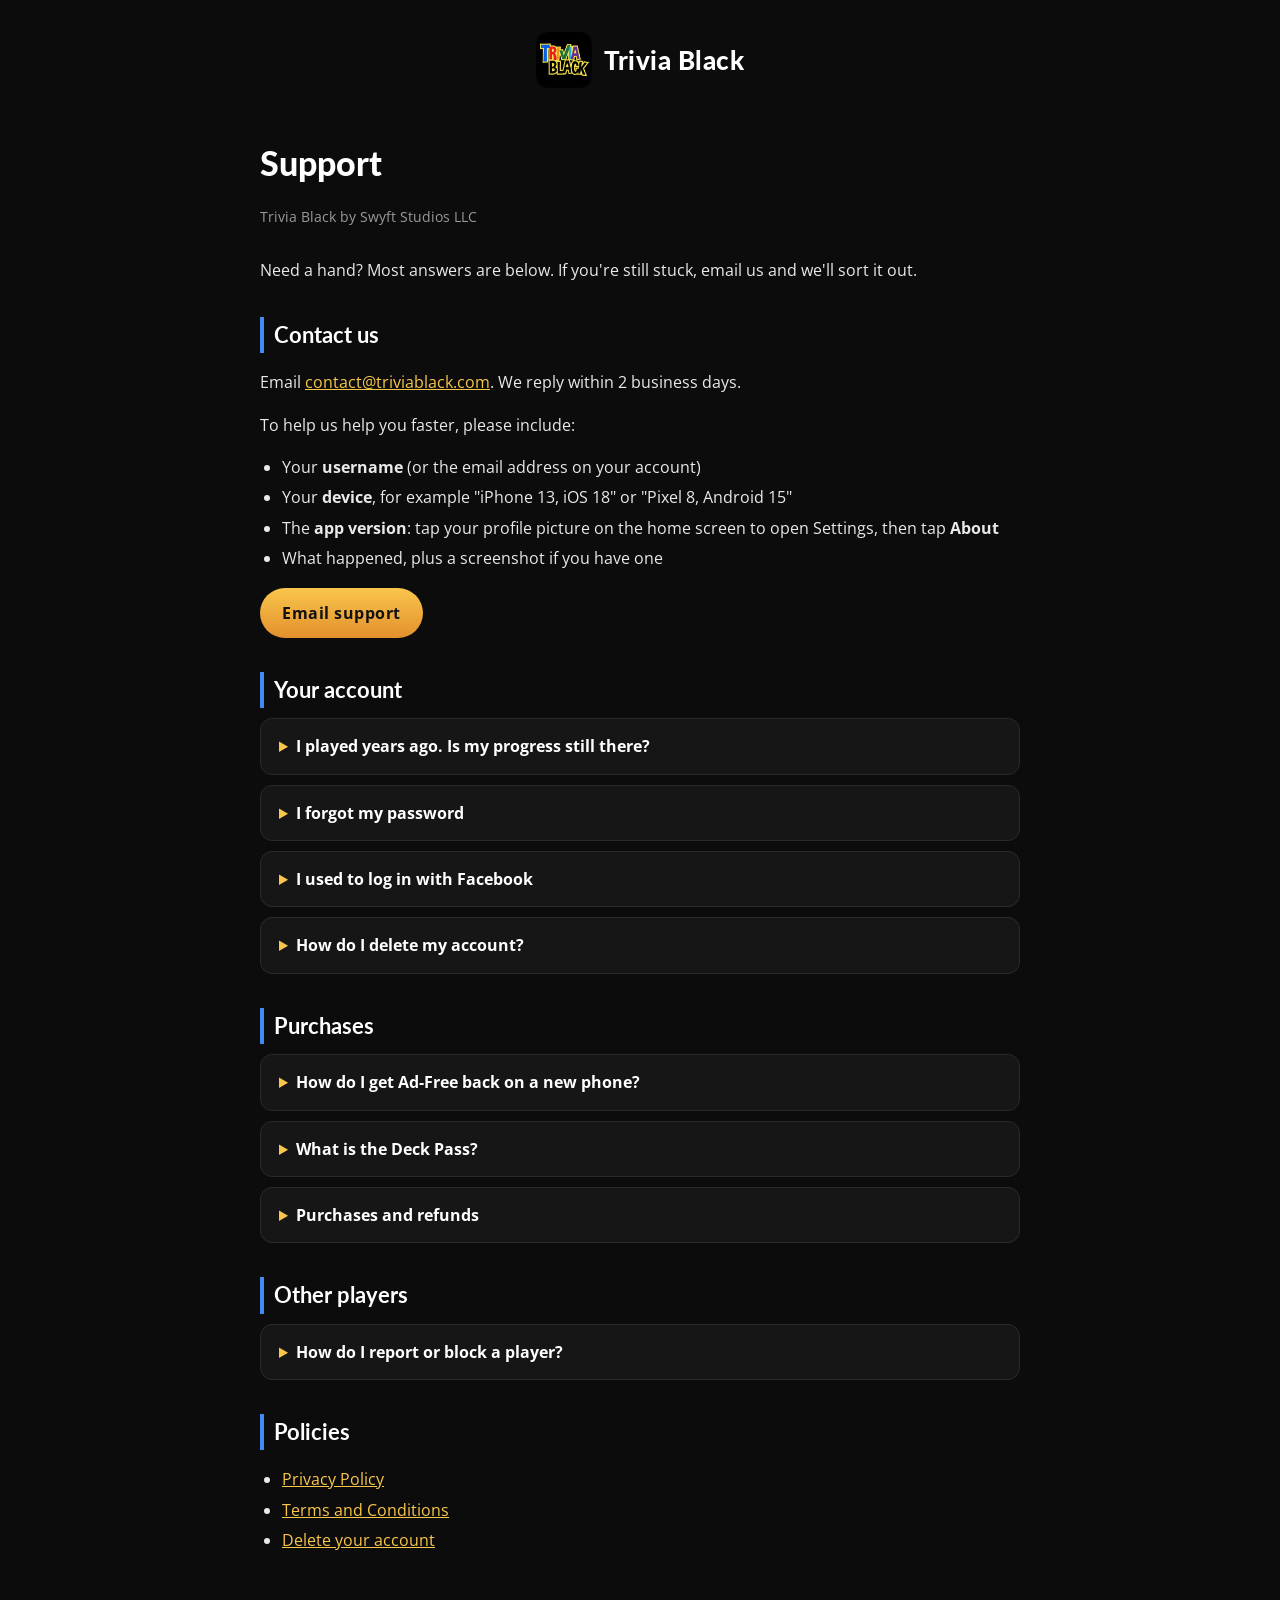
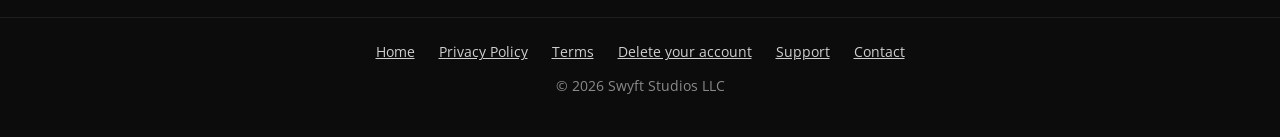
<file: support.html>
<!DOCTYPE html>
<html lang="en">
<head>
  <meta charset="utf-8">
  <meta name="viewport" content="width=device-width, initial-scale=1">
  <title>Support — Trivia Black</title>
  <meta name="description" content="Get help with Trivia Black: contact us, recover your account, reset your password, restore Ad-Free, purchases and refunds.">
  <link rel="canonical" href="https://www.triviablack.com/support.html">
  <link href="img/mzl.clrnjwyb.png" rel="shortcut icon" type="image/png">
  <link href="https://fonts.googleapis.com/css?family=Open+Sans:400,600,700|Lato:700,900&display=swap" rel="stylesheet" type="text/css">
  <link rel="stylesheet" href="css/legal.css">
</head>
<body>
  <header class="legal-header">
    <a class="brand" href="index.html"><img src="img/mzl.clrnjwyb.png" alt=""><span>Trivia Black</span></a>
  </header>
  <main class="legal">
    <h1>Support</h1>
    <p class="effective">Trivia Black by Swyft Studios LLC</p>

    <p>Need a hand? Most answers are below. If you're still stuck, email us and we'll sort it out.</p>

    <h2 id="contact">Contact us</h2>
    <p>Email <a href="mailto:contact@triviablack.com">contact@triviablack.com</a>. We reply within 2 business days.</p>
    <p>To help us help you faster, please include:</p>
    <ul>
      <li>Your <strong>username</strong> (or the email address on your account)</li>
      <li>Your <strong>device</strong>, for example "iPhone 13, iOS 18" or "Pixel 8, Android 15"</li>
      <li>The <strong>app version</strong>: tap your profile picture on the home screen to open Settings, then tap <strong>About</strong></li>
      <li>What happened, plus a screenshot if you have one</li>
    </ul>
    <p><a class="btn-gold" href="mailto:contact@triviablack.com?subject=Trivia%20Black%20support&amp;body=Username%3A%20%0ADevice%20and%20iOS%2FAndroid%20version%3A%20%0AApp%20version%20(Settings%20%3E%20About)%3A%20%0AWhat%20happened%3A%20%0A">Email support</a></p>

    <h2 id="account">Your account</h2>

    <details id="returning-players">
      <summary>I played years ago. Is my progress still there?</summary>
      <p>Yes. Your coins, level, power-ups, Ad-Free and single-player high score carried over to the new app.</p>
      <p>Tap <strong>Have an account? Log In</strong> and enter the same email address you used before. If the app asks you to choose a username, that email isn't on an account yet, so go back and try another one.</p>
      <p>Games that were still in progress in the old app didn't carry over. Start a new one anytime.</p>
      <p>Can't remember which email you used? <a href="mailto:contact@triviablack.com">Email us</a> the name you played under and we'll help you find your account.</p>
    </details>

    <details id="forgot-password">
      <summary>I forgot my password</summary>
      <ol>
        <li>Tap <strong>Have an account? Log In</strong>, enter your email address and tap <strong>NEXT</strong>.</li>
        <li>Tap <strong>Forgot password?</strong>, then <strong>CONFIRM</strong>.</li>
        <li>We'll email you a six-digit code. Enter it in the app with your new password.</li>
      </ol>
      <p>The code works for 15 minutes, so keep the app open until you've used it.</p>
      <p>No email? Check your spam, junk or promotions folder for "Trivia Black Password Reset" from contact@triviablack.com. If it still hasn't arrived, or you can no longer get into that email account, <a href="mailto:contact@triviablack.com">email us</a> with your username.</p>
    </details>

    <details id="facebook">
      <summary>I used to log in with Facebook</summary>
      <p>Facebook login isn't available right now, but your account and progress are safe.</p>
      <p>To get back in, tap <strong>Have an account? Log In</strong>, enter the email address on your account, then use <strong>Forgot password?</strong> to set a password (see <a href="#forgot-password">I forgot my password</a>).</p>
      <p>Not sure which email is on your account, or never set one? <a href="mailto:contact@triviablack.com">Email us</a> the name you played under and we'll help.</p>
    </details>

    <details id="delete-account">
      <summary>How do I delete my account?</summary>
      <p>In the app, tap your profile picture on the home screen to open <strong>Settings</strong>, then tap <strong>Delete Account</strong>.</p>
      <p>Can't get into the app? Follow the steps on our <a href="account-deletion.html">account deletion page</a>.</p>
      <p>Deleting is permanent: coins and progress can't be restored afterwards. Ad-Free bought through the App Store or Google Play can be restored to a new account with <strong>Restore Purchases</strong> (see <a href="#ad-free">How do I get Ad-Free back</a>).</p>
    </details>

    <h2 id="purchases">Purchases</h2>

    <details id="ad-free">
      <summary>How do I get Ad-Free back on a new phone?</summary>
      <p>Ad-Free is saved to your Trivia Black account, not to your phone. Install Trivia Black on the new phone and log in to the same account, and Ad-Free comes back on its own. This works when you switch between iPhone and Android too.</p>
      <p>Using a different account, or Ad-Free still missing? Tap <strong>Restore Purchases</strong> in <strong>Settings</strong> (or at the bottom of the Shop). It checks your Apple ID or Google account for Ad-Free and turns it back on. Coin packs are used up when you buy them, so they can't be restored.</p>
      <p>Still seeing ads? <a href="mailto:contact@triviablack.com">Email us</a> your username and your App Store or Google Play receipt.</p>
    </details>

    <details id="deck-pass">
      <summary>What is the Deck Pass?</summary>
      <p>The Deck Pass unlocks every premium topic deck for 30 days. It costs 300 coins (in-game coins, not money) and doesn't renew automatically.</p>
      <p>To get it, go to the single-player topic screen, tap any locked <strong>Premium Topic</strong> and choose <strong>GET FOR 300</strong>. Buying it again while it's active adds another 30 days.</p>
      <p>Bought the premium topic in the old app? You kept premium access, with no expiry.</p>
    </details>

    <details id="refunds">
      <summary>Purchases and refunds</summary>
      <p>Payments go through Apple or Google, so they handle refunds. We can't issue them ourselves.</p>
      <ul>
        <li><strong>iPhone or iPad</strong>: request a refund at <a href="https://reportaproblem.apple.com" target="_blank" rel="noopener">reportaproblem.apple.com</a>.</li>
        <li><strong>Android</strong>: see <a href="https://support.google.com/googleplay/answer/2479637" target="_blank" rel="noopener">Google Play's refund help</a>.</li>
      </ul>
      <p>Paid, but your coins or Ad-Free didn't show up? Close and reopen the app while logged in to the same account. Trivia Black finishes interrupted purchases when you sign in. If it's still missing, <a href="mailto:contact@triviablack.com">email us</a> your username and your receipt from Apple or Google.</p>
    </details>

    <h2 id="players">Other players</h2>

    <details id="report-player">
      <summary>How do I report or block a player?</summary>
      <p>In the app, open the player's menu: tap <strong>&#8942;</strong> next to them in search results or the World Ranking, tap your opponent on the game screen, or tap the challenger on a new game invite. Then choose:</p>
      <ul>
        <li><strong>Report</strong>: pick a reason (offensive username, offensive photo, cheating or other) and add a note if you like.</li>
        <li><strong>Block</strong>: they can't challenge you, you won't be matched together, and you won't see each other in search. Unblock anytime in <strong>Settings &gt; Blocked Players</strong>.</li>
      </ul>
      <p>Can't use the app? <a href="mailto:contact@triviablack.com?subject=Report%20a%20player&amp;body=Player%27s%20username%3A%20%0AWhat%20happened%3A%20%0AYour%20username%3A%20%0A">Email us</a> their username and what happened. A screenshot helps.</p>
      <p>We review reports within 24 hours and can remove a username or photo, or suspend the account.</p>
    </details>

    <h2 id="policies">Policies</h2>
    <ul>
      <li><a href="privacy_policy.html">Privacy Policy</a></li>
      <li><a href="terms_and_conditions.html">Terms and Conditions</a></li>
      <li><a href="account-deletion.html">Delete your account</a></li>
    </ul>
  </main>
  <footer class="legal-footer">
    <a href="index.html">Home</a>
    <a href="privacy_policy.html">Privacy Policy</a>
    <a href="terms_and_conditions.html">Terms</a>
    <a href="account-deletion.html">Delete your account</a>
    <a href="support.html" aria-current="page">Support</a>
    <a href="mailto:contact@triviablack.com">Contact</a>
    <div style="margin-top:10px">© 2026 Swyft Studios LLC</div>
  </footer>

  <!-- Google Analytics 4: "TriviaBlack - GA4" web stream (property 361284489, account TriviaBlack) -->
  <script async src="https://www.googletagmanager.com/gtag/js?id=G-90Z887JE4H"></script>
  <script>
    window.dataLayer = window.dataLayer || [];
    function gtag() { dataLayer.push(arguments); }
    gtag('js', new Date());
    gtag('config', 'G-90Z887JE4H');
  </script>

  <!-- Microsoft Clarity: "Trivia Black Site" project (heatmaps + session replays; typed text is masked) -->
  <script>
    (function (c, l, a, r, i, t, y) {
      c[a] = c[a] || function () { (c[a].q = c[a].q || []).push(arguments); };
      t = l.createElement(r); t.async = 1; t.src = "https://www.clarity.ms/tag/" + i;
      y = l.getElementsByTagName(r)[0]; y.parentNode.insertBefore(t, y);
    })(window, document, "clarity", "script", "yziiglsvoy");
  </script>
</body>
</html>
</file>
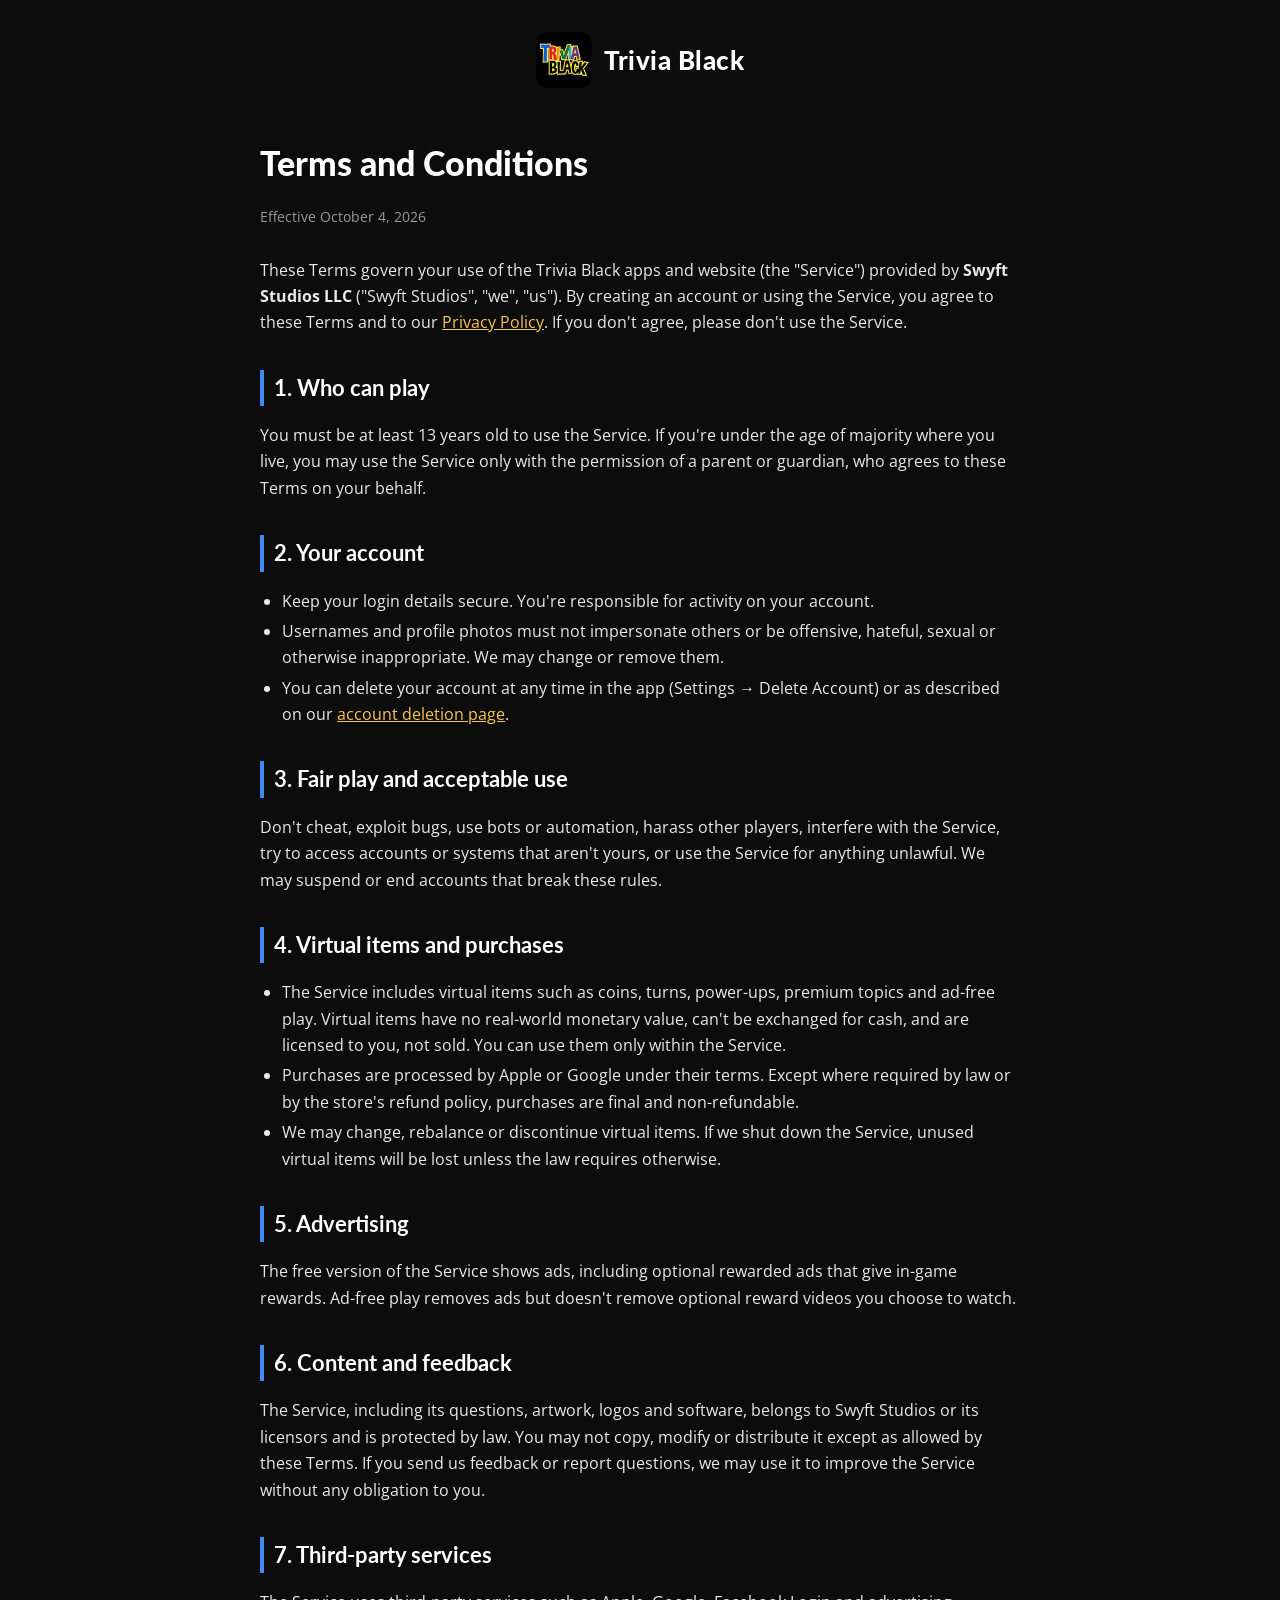
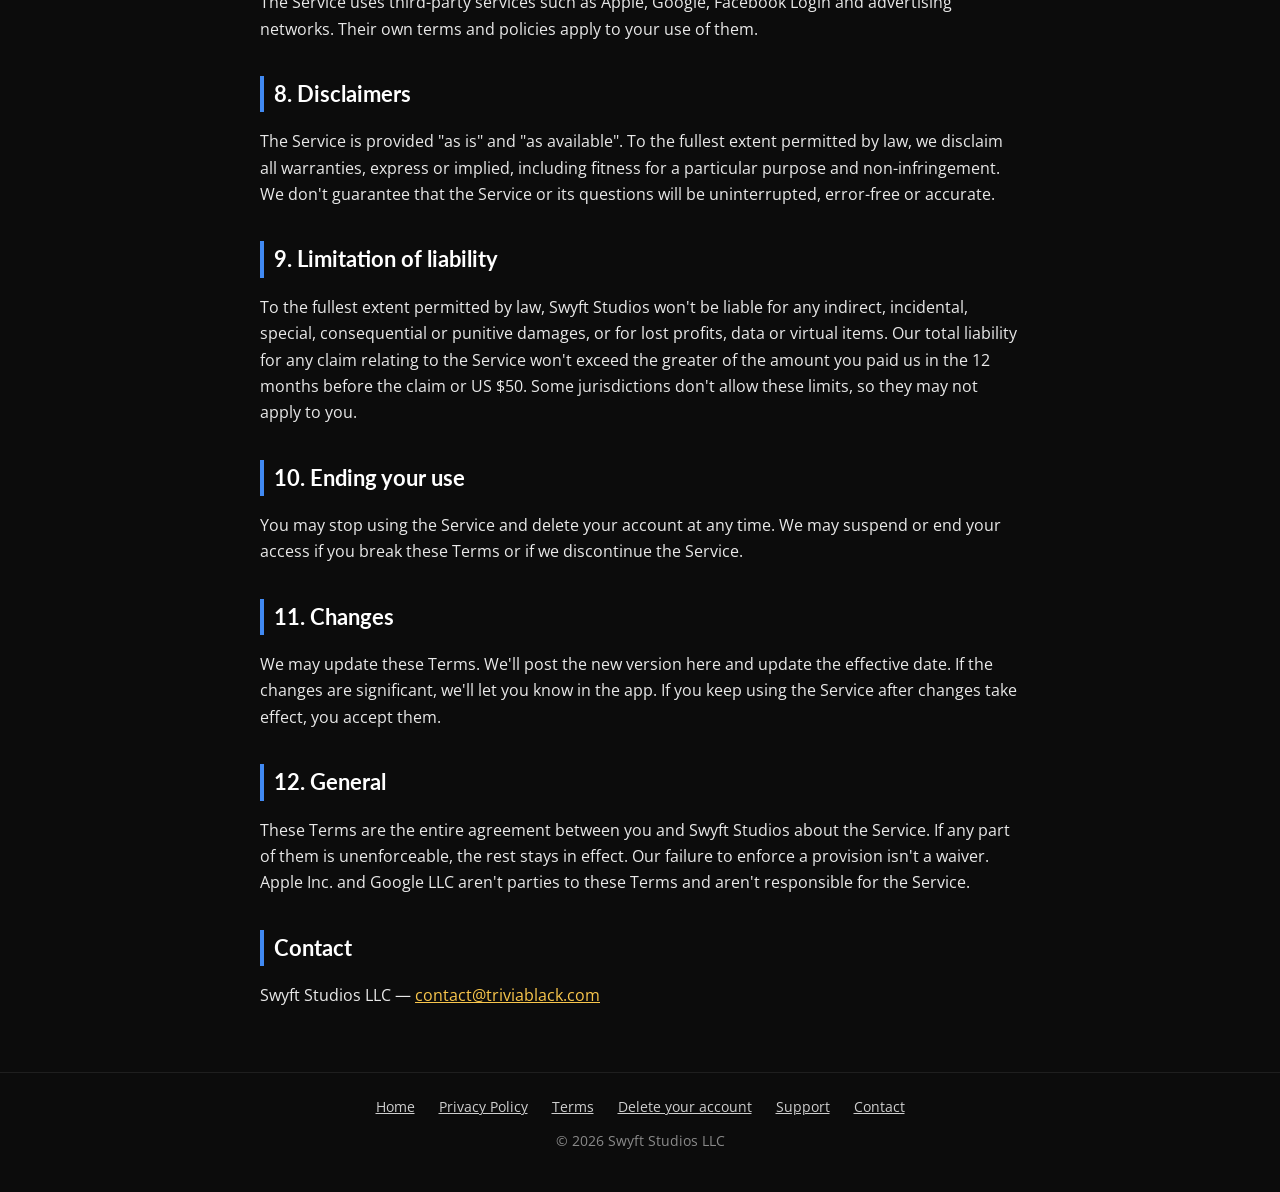
<file: terms_and_conditions.html>
<!DOCTYPE html>
<html lang="en">
<head>
  <meta charset="utf-8">
  <meta name="viewport" content="width=device-width, initial-scale=1">
  <title>Terms and Conditions — Trivia Black</title>
  <meta name="description" content="Terms and Conditions for the Trivia Black game by Swyft Studios LLC.">
  <link rel="canonical" href="https://www.triviablack.com/terms_and_conditions.html">
  <link href="img/mzl.clrnjwyb.png" rel="shortcut icon" type="image/png">
  <link href="https://fonts.googleapis.com/css?family=Open+Sans:400,600,700|Lato:700,900&display=swap" rel="stylesheet" type="text/css">
  <link rel="stylesheet" href="css/legal.css">
</head>
<body>
  <header class="legal-header">
    <a class="brand" href="index.html"><img src="img/mzl.clrnjwyb.png" alt=""><span>Trivia Black</span></a>
  </header>
  <main class="legal">
    <h1>Terms and Conditions</h1>
    <p class="effective">Effective October 4, 2026</p>

    <p>These Terms govern your use of the Trivia Black apps and website (the "Service") provided by <strong>Swyft Studios LLC</strong> ("Swyft Studios", "we", "us"). By creating an account or using the Service, you agree to these Terms and to our <a href="privacy_policy.html">Privacy Policy</a>. If you don't agree, please don't use the Service.</p>

    <h2>1. Who can play</h2>
    <p>You must be at least 13 years old to use the Service. If you're under the age of majority where you live, you may use the Service only with the permission of a parent or guardian, who agrees to these Terms on your behalf.</p>

    <h2>2. Your account</h2>
    <ul>
      <li>Keep your login details secure. You're responsible for activity on your account.</li>
      <li>Usernames and profile photos must not impersonate others or be offensive, hateful, sexual or otherwise inappropriate. We may change or remove them.</li>
      <li>You can delete your account at any time in the app (Settings → Delete Account) or as described on our <a href="account-deletion.html">account deletion page</a>.</li>
    </ul>

    <h2>3. Fair play and acceptable use</h2>
    <p>Don't cheat, exploit bugs, use bots or automation, harass other players, interfere with the Service, try to access accounts or systems that aren't yours, or use the Service for anything unlawful. We may suspend or end accounts that break these rules.</p>

    <h2>4. Virtual items and purchases</h2>
    <ul>
      <li>The Service includes virtual items such as coins, turns, power-ups, premium topics and ad-free play. Virtual items have no real-world monetary value, can't be exchanged for cash, and are licensed to you, not sold. You can use them only within the Service.</li>
      <li>Purchases are processed by Apple or Google under their terms. Except where required by law or by the store's refund policy, purchases are final and non-refundable.</li>
      <li>We may change, rebalance or discontinue virtual items. If we shut down the Service, unused virtual items will be lost unless the law requires otherwise.</li>
    </ul>

    <h2>5. Advertising</h2>
    <p>The free version of the Service shows ads, including optional rewarded ads that give in-game rewards. Ad-free play removes ads but doesn't remove optional reward videos you choose to watch.</p>

    <h2>6. Content and feedback</h2>
    <p>The Service, including its questions, artwork, logos and software, belongs to Swyft Studios or its licensors and is protected by law. You may not copy, modify or distribute it except as allowed by these Terms. If you send us feedback or report questions, we may use it to improve the Service without any obligation to you.</p>

    <h2>7. Third-party services</h2>
    <p>The Service uses third-party services such as Apple, Google, Facebook Login and advertising networks. Their own terms and policies apply to your use of them.</p>

    <h2>8. Disclaimers</h2>
    <p>The Service is provided "as is" and "as available". To the fullest extent permitted by law, we disclaim all warranties, express or implied, including fitness for a particular purpose and non-infringement. We don't guarantee that the Service or its questions will be uninterrupted, error-free or accurate.</p>

    <h2>9. Limitation of liability</h2>
    <p>To the fullest extent permitted by law, Swyft Studios won't be liable for any indirect, incidental, special, consequential or punitive damages, or for lost profits, data or virtual items. Our total liability for any claim relating to the Service won't exceed the greater of the amount you paid us in the 12 months before the claim or US $50. Some jurisdictions don't allow these limits, so they may not apply to you.</p>

    <h2>10. Ending your use</h2>
    <p>You may stop using the Service and delete your account at any time. We may suspend or end your access if you break these Terms or if we discontinue the Service.</p>

    <h2>11. Changes</h2>
    <p>We may update these Terms. We'll post the new version here and update the effective date. If the changes are significant, we'll let you know in the app. If you keep using the Service after changes take effect, you accept them.</p>

    <h2>12. General</h2>
    <p>These Terms are the entire agreement between you and Swyft Studios about the Service. If any part of them is unenforceable, the rest stays in effect. Our failure to enforce a provision isn't a waiver. Apple Inc. and Google LLC aren't parties to these Terms and aren't responsible for the Service.</p>

    <h2>Contact</h2>
    <p>Swyft Studios LLC — <a href="mailto:contact@triviablack.com">contact@triviablack.com</a></p>
  </main>
  <footer class="legal-footer">
    <a href="index.html">Home</a>
    <a href="privacy_policy.html">Privacy Policy</a>
    <a href="terms_and_conditions.html">Terms</a>
    <a href="account-deletion.html">Delete your account</a>
    <a href="support.html">Support</a>
    <a href="mailto:contact@triviablack.com">Contact</a>
    <div style="margin-top:10px">© 2026 Swyft Studios LLC</div>
  </footer>

  <!-- Google Analytics 4: "TriviaBlack - GA4" web stream (property 361284489, account TriviaBlack) -->
  <script async src="https://www.googletagmanager.com/gtag/js?id=G-90Z887JE4H"></script>
  <script>
    window.dataLayer = window.dataLayer || [];
    function gtag() { dataLayer.push(arguments); }
    gtag('js', new Date());
    gtag('config', 'G-90Z887JE4H');
  </script>

  <!-- Microsoft Clarity: "Trivia Black Site" project (heatmaps + session replays; typed text is masked) -->
  <script>
    (function (c, l, a, r, i, t, y) {
      c[a] = c[a] || function () { (c[a].q = c[a].q || []).push(arguments); };
      t = l.createElement(r); t.async = 1; t.src = "https://www.clarity.ms/tag/" + i;
      y = l.getElementsByTagName(r)[0]; y.parentNode.insertBefore(t, y);
    })(window, document, "clarity", "script", "yziiglsvoy");
  </script>
</body>
</html>
</file>
<file: css/legal.css>
/* Legal / support pages — same look as the landing page (black hero, Lato/Open Sans). */
html, body { background: #0C0C0C; color: #E9E9E9; }
body { font-family: "Open Sans", "Helvetica Neue", Arial, sans-serif; font-size: 16px; line-height: 1.65; margin: 0; }
a { color: #F9C64C; }
a:hover, a:focus { color: #FFD978; }
.legal-header { padding: 32px 16px 8px; text-align: center; }
.legal-header a.brand { display: inline-flex; align-items: center; gap: 12px; color: #fff; text-decoration: none; }
.legal-header img { width: 56px; height: 56px; border-radius: 12px; }
.legal-header span { font-family: Lato, sans-serif; font-weight: 900; font-size: 26px; letter-spacing: .5px; }
main.legal { max-width: 760px; margin: 0 auto; padding: 8px 20px 48px; }
main.legal h1 { font-family: Lato, sans-serif; font-weight: 900; color: #fff; font-size: 34px; margin: 24px 0 4px; }
main.legal .effective { color: #9A9A9A; font-size: 14px; margin-bottom: 28px; }
main.legal h2 { font-family: Lato, sans-serif; font-weight: 700; color: #fff; font-size: 22px; margin: 34px 0 10px; border-left: 4px solid #418AF3; padding-left: 10px; }
main.legal h3 { color: #fff; font-size: 17px; margin: 22px 0 6px; }
main.legal ul { padding-left: 22px; }
main.legal li { margin: 4px 0; }
main.legal table { width: 100%; border-collapse: collapse; margin: 12px 0 18px; font-size: 15px; }
main.legal th, main.legal td { border: 1px solid #2A2A2A; padding: 8px 10px; vertical-align: top; text-align: left; }
main.legal th { background: #1A1A1A; color: #fff; }
.callout { background: #161616; border: 1px solid #2A2A2A; border-radius: 12px; padding: 16px 18px; margin: 18px 0; }
.btn-gold { display: inline-block; background: linear-gradient(#F9C64C, #E3902D); color: #111 !important; font-weight: 700; padding: 12px 22px; border-radius: 999px; text-decoration: none; letter-spacing: .5px; }
/* FAQ (support.html): native details/summary, styled like .callout */
main.legal details { background: #161616; border: 1px solid #2A2A2A; border-radius: 12px; padding: 0 18px; margin: 10px 0; }
main.legal summary { cursor: pointer; padding: 14px 0; font-weight: 700; color: #fff; }
main.legal summary::marker { color: #F9C64C; }
main.legal summary:hover { color: #FFD978; }
main.legal summary:focus-visible { outline: 2px solid #F9C64C; outline-offset: 4px; border-radius: 6px; }
main.legal details[open] { padding-bottom: 4px; }
main.legal details[open] > summary { border-bottom: 1px solid #2A2A2A; margin-bottom: 12px; }
main.legal details ol { padding-left: 22px; }
main.legal details li { margin: 6px 0; }
footer.legal-footer { border-top: 1px solid #1F1F1F; padding: 22px 16px 40px; text-align: center; font-size: 14px; color: #8A8A8A; }
footer.legal-footer a { color: #CFCFCF; margin: 0 10px; }
@media (max-width: 480px) { main.legal h1 { font-size: 28px; } main.legal table { font-size: 14px; } }
</file>
<file: css/site.css>
/* Trivia Black marketing pages (index.html, houston/).
   Loads after legal.css, which supplies the shared base: dark page, gold links,
   .btn-gold and footer.legal-footer. Mobile-first; no framework. */

:root {
  --bg: #050505;
  --bg-raise: #101010;
  --surface: #171717;
  --line: #2a2a2a;
  --text: #f4f4f4;
  --muted: #bdbdbd;
  --gold: #f9c64c;
  --gold-deep: #e3902d;
  --yellow: #f5e249;
  /* the six TRIVIA letter fills from the app icon */
  --tb-blue: #0562e8;
  --tb-red: #ec1c24;
  --tb-orange: #f6921e;
  --tb-green: #1b733d;
  --tb-cyan: #29aae1;
  --tb-purple: #662d90;
  --display: "Montserrat", "Arial Black", "Helvetica Neue", Arial, sans-serif;
  --body: system-ui, -apple-system, "Segoe UI", Roboto, "Helvetica Neue", Arial, sans-serif;
  --wrap: 1120px;
  --gutter: 16px;
}

*, *::before, *::after { box-sizing: border-box; }
[hidden] { display: none !important; }

html { scroll-behavior: smooth; }
@media (prefers-reduced-motion: reduce) { html { scroll-behavior: auto; } }

body.site {
  margin: 0;
  background: var(--bg);
  color: var(--text);
  font-family: var(--body);
  font-size: 17px;
  line-height: 1.6;
  -webkit-text-size-adjust: 100%;
}
:where(.site) img { max-width: 100%; height: auto; display: block; }

.site h1, .site h2, .site h3 {
  font-family: var(--display);
  color: #fff;
  line-height: 1.12;
  margin: 0 0 .5em;
  letter-spacing: -.01em;
}
.site h2 { font-size: clamp(1.8rem, 6.4vw, 2.8rem); font-weight: 900; }
.site h3 { font-size: 1.15rem; font-weight: 800; }
:where(.site) p { margin: 0 0 1em; }
:where(.site) ul, :where(.site) ol { margin: 0; padding: 0; }
.site a { color: var(--gold); }
.site a:hover { color: #ffd978; }
.site :focus-visible { outline: 3px solid var(--yellow); outline-offset: 3px; border-radius: 6px; }
.site .muted { color: var(--muted); }
.site .break { overflow-wrap: anywhere; }

.skip {
  position: absolute; left: 8px; top: -80px; z-index: 20;
  background: var(--yellow); color: #111 !important; font-weight: 700;
  padding: 10px 16px; border-radius: 8px; text-decoration: none;
}
.skip:focus { top: 8px; }

.wrap { width: 100%; max-width: var(--wrap); margin: 0 auto; padding: 0 var(--gutter); }
@media (min-width: 600px) { :root { --gutter: 24px; } }

/* Thin bar in the six logo colours */
.rainbow {
  height: 6px;
  background: linear-gradient(90deg,
    var(--tb-blue) 0 16.67%, var(--tb-red) 0 33.33%, var(--tb-orange) 0 50%,
    var(--tb-green) 0 66.67%, var(--tb-cyan) 0 83.33%, var(--tb-purple) 0);
}

/* ---------- announcement + header ---------- */
.announce {
  display: block; text-align: center; text-decoration: none;
  background: #1a1608; border-bottom: 1px solid #3a3215;
  color: #fff !important; font-size: .92rem; padding: 10px var(--gutter);
}
.announce strong { color: var(--yellow); font-family: var(--display); font-weight: 800; }
.announce:hover span { text-decoration: underline; }

.site-header .wrap {
  display: flex; align-items: center; justify-content: space-between; gap: 12px;
  padding-top: 14px; padding-bottom: 14px;
}
.brand { display: inline-flex; align-items: center; gap: 10px; color: #fff !important; text-decoration: none; }
.brand img { width: 40px; height: 40px; border-radius: 10px; }
.brand span { font-family: var(--display); font-weight: 900; font-size: 1.12rem; letter-spacing: .02em; }
.site-nav { display: flex; align-items: center; gap: 20px; }
.site-nav a.nav-link { display: none; color: #e6e6e6; text-decoration: none; font-weight: 600; font-size: .95rem; }
.site-nav a.nav-link:hover { color: var(--yellow); }
@media (min-width: 760px) { .site-nav a.nav-link { display: inline; } }

/* ---------- buttons ---------- */
.site .btn-gold {
  display: inline-flex; align-items: center; justify-content: center; gap: 8px;
  min-height: 48px; font-family: var(--display); font-weight: 800; font-size: 1rem;
  box-shadow: 0 8px 22px rgba(249, 198, 76, .18);
}
.site .btn-gold:hover { filter: brightness(1.06); }
.site .btn-sm { min-height: 40px; padding: 8px 16px; font-size: .9rem; box-shadow: none; }
.btn-line {
  display: inline-flex; align-items: center; justify-content: center; gap: 10px;
  min-height: 48px; padding: 10px 20px; border-radius: 999px;
  border: 1px solid #555; color: #fff !important; text-decoration: none; font-weight: 700;
}
.btn-line:hover { border-color: var(--yellow); }
.btn-line svg { width: 20px; height: 20px; fill: currentColor; flex: none; }
.btn-line svg.stroke { fill: none; stroke: currentColor; stroke-width: 2; }
.btn-line svg.stroke .dot { fill: currentColor; stroke: none; }
.visually-hidden {
  position: absolute !important; width: 1px; height: 1px; margin: -1px; padding: 0;
  overflow: hidden; clip: rect(0 0 0 0); white-space: nowrap; border: 0;
}

/* Store badges (official artwork in images/) */
.stores { display: flex; flex-wrap: wrap; gap: 12px; align-items: center; }
.stores a { display: inline-block; border-radius: 8px; line-height: 0; }
.stores img { height: 48px; width: auto; }
.stores .apple img { border-radius: 6px; box-shadow: 0 0 0 1px #a6a6a6; }
.center .stores { justify-content: center; }

/* Phone frame around a real app capture */
.phone {
  width: 240px; max-width: 100%;
  padding: 7px; border-radius: 36px;
  background: linear-gradient(160deg, #3a3a3e, #121214 45%, #2a2a2d);
  box-shadow: 0 0 0 1px #3a3a3a, 0 28px 60px rgba(0, 0, 0, .65);
}
.phone img { width: 100%; aspect-ratio: 540 / 1173; border-radius: 29px; background: #111; }

/* ---------- hero ---------- */
.hero {
  background:
    radial-gradient(70% 55% at 10% 0%, rgba(102, 45, 144, .38), transparent 70%),
    radial-gradient(55% 45% at 95% 35%, rgba(245, 226, 73, .10), transparent 70%),
    radial-gradient(50% 40% at 50% 100%, rgba(5, 98, 232, .16), transparent 70%),
    var(--bg);
  padding: 16px 0 64px;
}
.hero-grid { display: grid; gap: 40px; align-items: center; text-align: center; }
.hero h1 { margin: 0 auto 8px; width: min(300px, 64vw); }
.hero .eyebrow { margin-bottom: 6px; }
.eyebrow {
  font-family: var(--display); font-weight: 800; font-size: .8rem;
  text-transform: uppercase; letter-spacing: .14em; color: var(--yellow);
}
.tagline {
  font-family: var(--display); font-weight: 900; color: #fff;
  font-size: clamp(2.1rem, 9vw, 3.7rem); line-height: 1.04; margin: 0 0 16px !important;
}
.tagline em { font-style: normal; color: var(--yellow); }
.hero .lede { color: var(--muted); font-size: 1.08rem; max-width: 34rem; margin: 0 auto 24px; }
.hero .stores { justify-content: center; }
.hero-more { margin-top: 18px !important; font-size: .98rem; }
.hero-phones { display: flex; justify-content: center; }
.hero-phones .phone + .phone { display: none; }
@media (min-width: 900px) {
  .hero { padding: 24px 0 96px; }
  .hero-grid { grid-template-columns: 1.1fr .9fr; text-align: left; }
  .hero h1 { margin: 0 0 8px; width: 320px; }
  .hero .lede { margin-left: 0; }
  .hero .stores { justify-content: flex-start; }
  .hero-phones { position: relative; min-height: 560px; }
  .hero-phones .phone { position: absolute; width: 250px; }
  .hero-phones .phone:first-child { left: 4%; top: 0; transform: rotate(-4deg); z-index: 2; }
  .hero-phones .phone + .phone { display: block; right: 2%; top: 48px; transform: rotate(5deg); }
}

/* ---------- sections ---------- */
.section { padding: 64px 0; }
.section-alt { background: var(--bg-raise); border-top: 1px solid #1b1b1b; border-bottom: 1px solid #1b1b1b; }
.section-head { max-width: 700px; margin-bottom: 32px; }
.section-head .lede { color: var(--muted); font-size: 1.08rem; margin: 0; }
@media (min-width: 900px) { .section { padding: 96px 0; } }

/* What's new */
.new-grid { display: grid; gap: 40px; align-items: center; }
.features { display: grid; gap: 14px; list-style: none; }
.feature {
  background: var(--surface); border: 1px solid var(--line); border-radius: 16px;
  padding: 18px 20px; border-left: 5px solid var(--accent, var(--gold));
}
.feature h3 { margin-bottom: 4px; }
.feature p { color: var(--muted); margin: 0; font-size: .98rem; }
.a-blue { --accent: var(--tb-blue); }
.a-red { --accent: var(--tb-red); }
.a-orange { --accent: var(--tb-orange); }
.a-green { --accent: #2fa35a; }
.a-cyan { --accent: var(--tb-cyan); }
.a-purple { --accent: #8a4fc0; }
.new-phones { display: flex; justify-content: center; gap: 16px; }
.new-phones .phone { width: 200px; }
.new-phones .phone + .phone { display: none; }
@media (min-width: 640px) {
  .features { grid-template-columns: 1fr 1fr; }
  .new-phones .phone + .phone { display: block; margin-top: 40px; }
}
@media (min-width: 1000px) { .new-grid { grid-template-columns: 1.5fr 1fr; } }

/* How it plays */
.steps { display: grid; gap: 24px; list-style: none; counter-reset: step; }
.step { display: grid; grid-template-columns: 112px 1fr; gap: 18px; align-items: center; }
.step .phone { width: 112px; padding: 4px; border-radius: 20px; }
.step .phone img { border-radius: 16px; }
.step-num {
  display: inline-flex; align-items: center; justify-content: center;
  width: 34px; height: 34px; border-radius: 999px; margin-bottom: 8px;
  background: var(--yellow); color: #111; font-family: var(--display); font-weight: 900;
}
.step p { color: var(--muted); margin: 0; }
@media (min-width: 820px) {
  .steps { grid-template-columns: repeat(3, 1fr); gap: 32px; }
  .step { grid-template-columns: 1fr; text-align: center; align-items: start; }
  .step .phone { width: 210px; margin: 0 auto 18px; padding: 6px; border-radius: 32px; }
  .step .phone img { border-radius: 26px; }
}

/* Events */
.events {
  background:
    radial-gradient(60% 50% at 100% 0%, rgba(249, 198, 76, .13), transparent 70%),
    radial-gradient(50% 50% at 0% 100%, rgba(5, 98, 232, .14), transparent 70%),
    var(--bg);
}
.live-steps { display: grid; gap: 12px; list-style: none; margin-bottom: 28px; }
.live-steps li {
  display: flex; gap: 14px; align-items: flex-start;
  background: var(--surface); border: 1px solid var(--line); border-radius: 14px; padding: 16px;
}
.live-steps svg { width: 30px; height: 30px; flex: none; stroke: var(--yellow); fill: none; stroke-width: 2; stroke-linecap: round; stroke-linejoin: round; }
.live-steps strong { display: block; color: #fff; font-family: var(--display); font-weight: 800; }
.live-steps span { color: var(--muted); font-size: .98rem; }
@media (min-width: 760px) { .live-steps { grid-template-columns: repeat(3, 1fr); } }

.proof {
  display: flex; gap: 14px; align-items: stretch;
  background: #0d0d0d; border: 1px solid var(--line); border-radius: 14px;
  padding: 16px 18px; margin: 0 0 32px; max-width: 760px;
}
.proof::before {
  content: ""; width: 6px; border-radius: 3px; flex: none;
  background: linear-gradient(#e02d2d 0 33.3%, #000 0 66.6%, #2da53d 0);
  box-shadow: 0 0 0 1px #333;
}
.proof p { margin: 0; }

.audiences { display: grid; gap: 14px; list-style: none; margin-bottom: 32px; }
.audience { background: var(--surface); border: 1px solid var(--line); border-radius: 16px; padding: 20px; border-top: 4px solid var(--accent, var(--gold)); }
.audience p { color: var(--muted); margin: 0; font-size: .98rem; }
@media (min-width: 600px) { .audiences { grid-template-columns: 1fr 1fr; } }
@media (min-width: 1040px) { .audiences { grid-template-columns: repeat(4, 1fr); } }

.cta-row { display: flex; flex-wrap: wrap; gap: 14px 20px; align-items: center; }
.cta-row .muted { margin: 0; font-size: .95rem; }

/* Sponsor */
.sponsor-card {
  display: grid; gap: 24px;
  background: linear-gradient(135deg, #1a1407, #111 55%);
  border: 1px solid #3a3215; border-radius: 22px; padding: 28px 22px;
}
.sponsor-card ul { list-style: none; display: grid; gap: 10px; }
.sponsor-card li { position: relative; padding-left: 28px; color: #e8e8e8; }
.sponsor-card li::before {
  content: ""; position: absolute; left: 0; top: .5em; width: 14px; height: 14px;
  border-radius: 4px; background: linear-gradient(var(--gold), var(--gold-deep));
}
@media (min-width: 900px) { .sponsor-card { grid-template-columns: 1.2fr 1fr; padding: 44px; align-items: center; } }

/* Get the app + follow */
.closing { display: grid; gap: 40px; }
.closing .tagline { font-size: clamp(1.9rem, 7vw, 2.8rem); }
.socials { display: flex; flex-wrap: wrap; gap: 12px; }
@media (min-width: 860px) { .closing { grid-template-columns: 1.3fr 1fr; align-items: end; } }

/* Footer tweak on top of legal.css */
.site footer.legal-footer { background: #000; }
.site footer.legal-footer a { display: inline-block; padding: 6px 0; }

/* ---------- Houston campaign page ---------- */
.hou-hero {
  background:
    radial-gradient(70% 50% at 0% 0%, rgba(102, 45, 144, .40), transparent 70%),
    radial-gradient(60% 45% at 100% 20%, rgba(245, 226, 73, .12), transparent 70%),
    var(--bg);
  padding: 8px 0 48px; text-align: center;
}
.hou-hero .wordmark { width: min(220px, 60vw); margin: 4px auto 18px; }
.hou-when {
  display: inline-block; font-family: var(--display); font-weight: 900; font-size: 1rem;
  letter-spacing: .06em; color: #111; background: var(--yellow);
  padding: 6px 14px; border-radius: 999px; margin-bottom: 18px;
}
.hou-hero h1 { font-size: clamp(2.1rem, 9.5vw, 3.6rem); font-weight: 900; max-width: 14ch; margin: 0 auto 14px; }
.hou-hero h1 em { font-style: normal; color: var(--yellow); }
.hou-hero .lede { color: var(--muted); font-size: 1.08rem; max-width: 32rem; margin: 0 auto 26px; }

.play-box {
  max-width: 460px; margin: 0 auto; padding: 22px 20px;
  background: rgba(23, 23, 23, .9); border: 1px solid var(--line); border-radius: 20px;
}
.play-box .btn-gold { width: 100%; font-size: 1.12rem; min-height: 56px; }
.play-box .hint { color: var(--muted); font-size: .95rem; margin: 12px 0 0; }
.opens {
  margin: 0 !important;
  display: flex; align-items: center; justify-content: center; gap: 10px;
  min-height: 56px; padding: 12px 18px; border-radius: 14px;
  border: 2px dashed #6b5d1f; color: var(--yellow);
  font-family: var(--display); font-weight: 900; font-size: 1.05rem;
}
@media (min-width: 420px) { .opens { font-size: 1.2rem; } }
.nowrap { white-space: nowrap; }
.pending-app { border-top: 1px solid var(--line); margin-top: 18px; padding-top: 16px; }
.pending-app p { color: #e6e6e6; font-weight: 600; margin: 0 0 12px; }
.pending-app .stores { justify-content: center; gap: 10px; }
.pending-app .stores img { height: 40px; }
.opens svg { width: 22px; height: 22px; stroke: currentColor; fill: none; stroke-width: 2.2; stroke-linecap: round; flex: none; }

.hou-cards { display: grid; gap: 14px; list-style: none; }
.hou-cards li { background: var(--surface); border: 1px solid var(--line); border-radius: 16px; padding: 20px; border-top: 4px solid var(--accent, var(--gold)); }
.hou-cards p { color: var(--muted); margin: 0; }
@media (min-width: 760px) { .hou-cards { grid-template-columns: repeat(3, 1fr); } }

.hou-app { display: grid; gap: 28px; align-items: center; }
.hou-app .phone { width: 190px; margin: 0 auto; }
@media (min-width: 820px) { .hou-app { grid-template-columns: 1fr auto; } .hou-app .phone { width: 220px; } }

.optin {
  background: var(--surface); border: 1px solid var(--line); border-radius: 18px;
  padding: 24px 20px; text-align: center; max-width: 640px; margin: 0 auto;
}
.optin h2 { font-size: clamp(1.4rem, 5vw, 1.9rem); }
.optin p { color: var(--muted); }
</file>
<file: css/campaign.css>
/* Campaign landing pages (legends/, partners/).
   Loads after legal.css + site.css and reuses their tokens (--gold, --yellow, --surface,
   the six --tb-* colours). Only what those two files don't already cover lives here. */

/* ---------- shared hero ---------- */
.cmp-hero {
  background:
    radial-gradient(70% 50% at 0% 0%, rgba(102, 45, 144, .40), transparent 70%),
    radial-gradient(60% 45% at 100% 20%, rgba(245, 226, 73, .12), transparent 70%),
    radial-gradient(50% 40% at 50% 100%, rgba(5, 98, 232, .14), transparent 70%),
    var(--bg);
  padding: 12px 0 56px;
}
.cmp-hero-grid { display: grid; gap: 36px; align-items: center; text-align: center; }
.cmp-hero .wordmark { width: min(200px, 56vw); margin: 4px auto 18px; }
.cmp-pill {
  display: inline-block; font-family: var(--display); font-weight: 900; font-size: .9rem;
  letter-spacing: .06em; text-transform: uppercase; color: #111; background: var(--yellow);
  padding: 6px 14px; border-radius: 999px; margin: 0 0 18px !important;
}
.cmp-hero h1 {
  font-size: clamp(2.1rem, 9.5vw, 3.6rem); font-weight: 900;
  max-width: 16ch; margin: 0 auto 14px;
}
.cmp-hero h1 em { font-style: normal; color: var(--yellow); }
.cmp-hero .lede { color: var(--muted); font-size: 1.08rem; max-width: 34rem; margin: 0 auto 26px; }
.cmp-hero .stores { justify-content: center; }
.cmp-actions { display: flex; flex-wrap: wrap; gap: 12px; justify-content: center; align-items: center; margin-bottom: 18px; }
.cmp-actions .btn-gold { min-height: 52px; }
.cmp-hero .phone { width: 210px; margin: 0 auto; transform: rotate(3deg); }
.cmp-note { color: var(--muted); font-size: .95rem; margin: 14px 0 0 !important; }
@media (min-width: 900px) {
  .cmp-hero { padding: 24px 0 88px; }
  .cmp-hero-grid { grid-template-columns: 1.25fr .75fr; text-align: left; }
  .cmp-hero .wordmark { margin-left: 0; }
  .cmp-hero h1, .cmp-hero .lede { margin-left: 0; }
  .cmp-hero .stores, .cmp-actions { justify-content: flex-start; }
  .cmp-hero .phone { width: 250px; }
}

/* Secondary pill-shaped button that matches .btn-gold's size */
.site .btn-ghost {
  display: inline-flex; align-items: center; justify-content: center; gap: 8px;
  min-height: 48px; padding: 12px 22px; border-radius: 999px;
  border: 1px solid #555; color: #fff; text-decoration: none;
  font-family: var(--display); font-weight: 800; font-size: 1rem;
}
.site .btn-ghost:hover { border-color: var(--yellow); color: #fff; }

/* ---------- legends: teaser questions ---------- */
.teasers { display: grid; gap: 16px; list-style: none; }
@media (min-width: 760px) { .teasers { grid-template-columns: 1fr 1fr; } }
.teaser {
  display: flex; flex-direction: column;
  background: var(--surface); border: 1px solid var(--line); border-radius: 18px;
  padding: 20px; border-top: 4px solid var(--accent, var(--gold));
}
.teaser .kicker {
  font-family: var(--display); font-weight: 800; font-size: .75rem; letter-spacing: .12em;
  text-transform: uppercase; color: var(--muted); margin-bottom: 8px;
}
.teaser h3 { font-size: 1.08rem; line-height: 1.35; margin-bottom: 14px; }
.teaser .options {
  display: grid; gap: 8px; list-style: none; margin-bottom: 16px;
}
.teaser .options li {
  border: 1px solid #333; border-radius: 10px; padding: 8px 12px; color: #e6e6e6; font-size: .97rem;
}
.teaser details { margin-top: auto; }
.teaser summary {
  list-style: none; cursor: pointer;
  display: inline-flex; align-items: center; justify-content: center; gap: 8px; min-height: 44px;
  padding: 10px 18px; border-radius: 999px; border: 1px solid #6b5d1f; color: var(--yellow);
  font-family: var(--display); font-weight: 800; font-size: .95rem;
}
.teaser summary::-webkit-details-marker { display: none; }
.teaser summary:hover { border-color: var(--yellow); }
.teaser summary .hide-label { display: none; }
.teaser details[open] summary .show-label { display: none; }
.teaser details[open] summary .hide-label { display: inline; }
.teaser .answer {
  margin-top: 14px; padding: 14px 16px; border-radius: 12px;
  background: #13200f; border: 1px solid #2f5a2a;
}
.teaser .answer strong { display: block; color: #fff; font-family: var(--display); font-weight: 900; font-size: 1.1rem; margin-bottom: 4px; }
.teaser .answer p { margin: 0; color: #d6d6d6; font-size: .95rem; }

/* legends: what's in the deck */
.deck-cards { display: grid; gap: 14px; list-style: none; }
.deck-cards li { background: var(--surface); border: 1px solid var(--line); border-radius: 16px; padding: 20px; border-left: 5px solid var(--accent, var(--gold)); }
.deck-cards p { color: var(--muted); margin: 0; }
@media (min-width: 760px) { .deck-cards { grid-template-columns: repeat(3, 1fr); } }

/* Closing app block (both pages) */
.cmp-app { display: grid; gap: 28px; align-items: center; }
.cmp-app .phone { width: 190px; margin: 0 auto; }
@media (min-width: 820px) { .cmp-app { grid-template-columns: 1fr auto; } .cmp-app .phone { width: 220px; } }

/* ---------- partners ---------- */
.offers { display: grid; gap: 14px; list-style: none; }
.offer { background: var(--surface); border: 1px solid var(--line); border-radius: 16px; padding: 22px 20px; border-top: 4px solid var(--accent, var(--gold)); }
.offer p { color: var(--muted); margin: 0; }
@media (min-width: 640px) { .offers { grid-template-columns: 1fr 1fr; } }

/* ---------- lead form ---------- */
.lead-wrap { display: grid; gap: 32px; align-items: start; }
@media (min-width: 960px) { .lead-wrap { grid-template-columns: .8fr 1.2fr; } }
.lead-form, .lead-done, .lead-fallback {
  background: var(--surface); border: 1px solid var(--line); border-radius: 20px; padding: 22px 18px;
}
@media (min-width: 600px) { .lead-form, .lead-done, .lead-fallback { padding: 30px 28px; } }
.form-grid { display: grid; gap: 18px; }
@media (min-width: 640px) {
  .form-grid { grid-template-columns: 1fr 1fr; }
  .form-grid .full { grid-column: 1 / -1; }
}
.field { display: flex; flex-direction: column; gap: 6px; min-width: 0; }
.field label, .field legend { font-weight: 700; color: #fff; font-size: .98rem; padding: 0; }
.field .opt { color: var(--muted); font-weight: 400; }
.field .req { color: var(--yellow); }
.field input, .field select, .field textarea {
  width: 100%; min-height: 48px; padding: 11px 14px; border-radius: 12px;
  border: 1px solid #444; background: #0c0c0c; color: #fff;
  font: inherit; font-size: 16px; /* 16px stops iOS zooming on focus */
}
.field textarea { min-height: 120px; resize: vertical; }
.field select {
  appearance: none; -webkit-appearance: none; padding-right: 40px;
  background-image: linear-gradient(45deg, transparent 50%, var(--gold) 50%), linear-gradient(135deg, var(--gold) 50%, transparent 50%);
  background-position: calc(100% - 20px) 50%, calc(100% - 14px) 50%;
  background-size: 6px 6px; background-repeat: no-repeat;
}
.field input:focus, .field select:focus, .field textarea:focus { border-color: var(--yellow); outline: none; box-shadow: 0 0 0 3px rgba(245, 226, 73, .35); }
.field [aria-invalid="true"] { border-color: #ff6b6b; }
.field .hint { color: var(--muted); font-size: .88rem; margin: 0; }
.field .error { color: #ff8a8a; font-size: .9rem; font-weight: 600; margin: 0; }
.field .error:empty { display: none; }
.form-summary {
  border: 1px solid #7a2a2a; background: #2a1010; color: #ffd0d0; border-radius: 12px;
  padding: 12px 16px; margin: 0 0 18px; font-weight: 600;
}
.form-actions { display: flex; flex-wrap: wrap; gap: 14px; align-items: center; margin-top: 22px; }
.form-actions .btn-gold { border: 0; cursor: pointer; min-width: 200px; }
.form-actions .btn-gold[disabled] { opacity: .7; cursor: progress; }
.form-actions .muted { margin: 0; font-size: .9rem; }
/* Honeypot: off-screen for people, still in the DOM for bots */
.hp { position: absolute !important; left: -10000px !important; top: auto; width: 1px; height: 1px; overflow: hidden; }
.lead-done h3, .lead-fallback h3 { font-size: 1.4rem; }
.lead-done p, .lead-fallback p { color: #e6e6e6; }
.lead-fallback { border-color: #6b5d1f; margin-bottom: 18px; }
</file>
